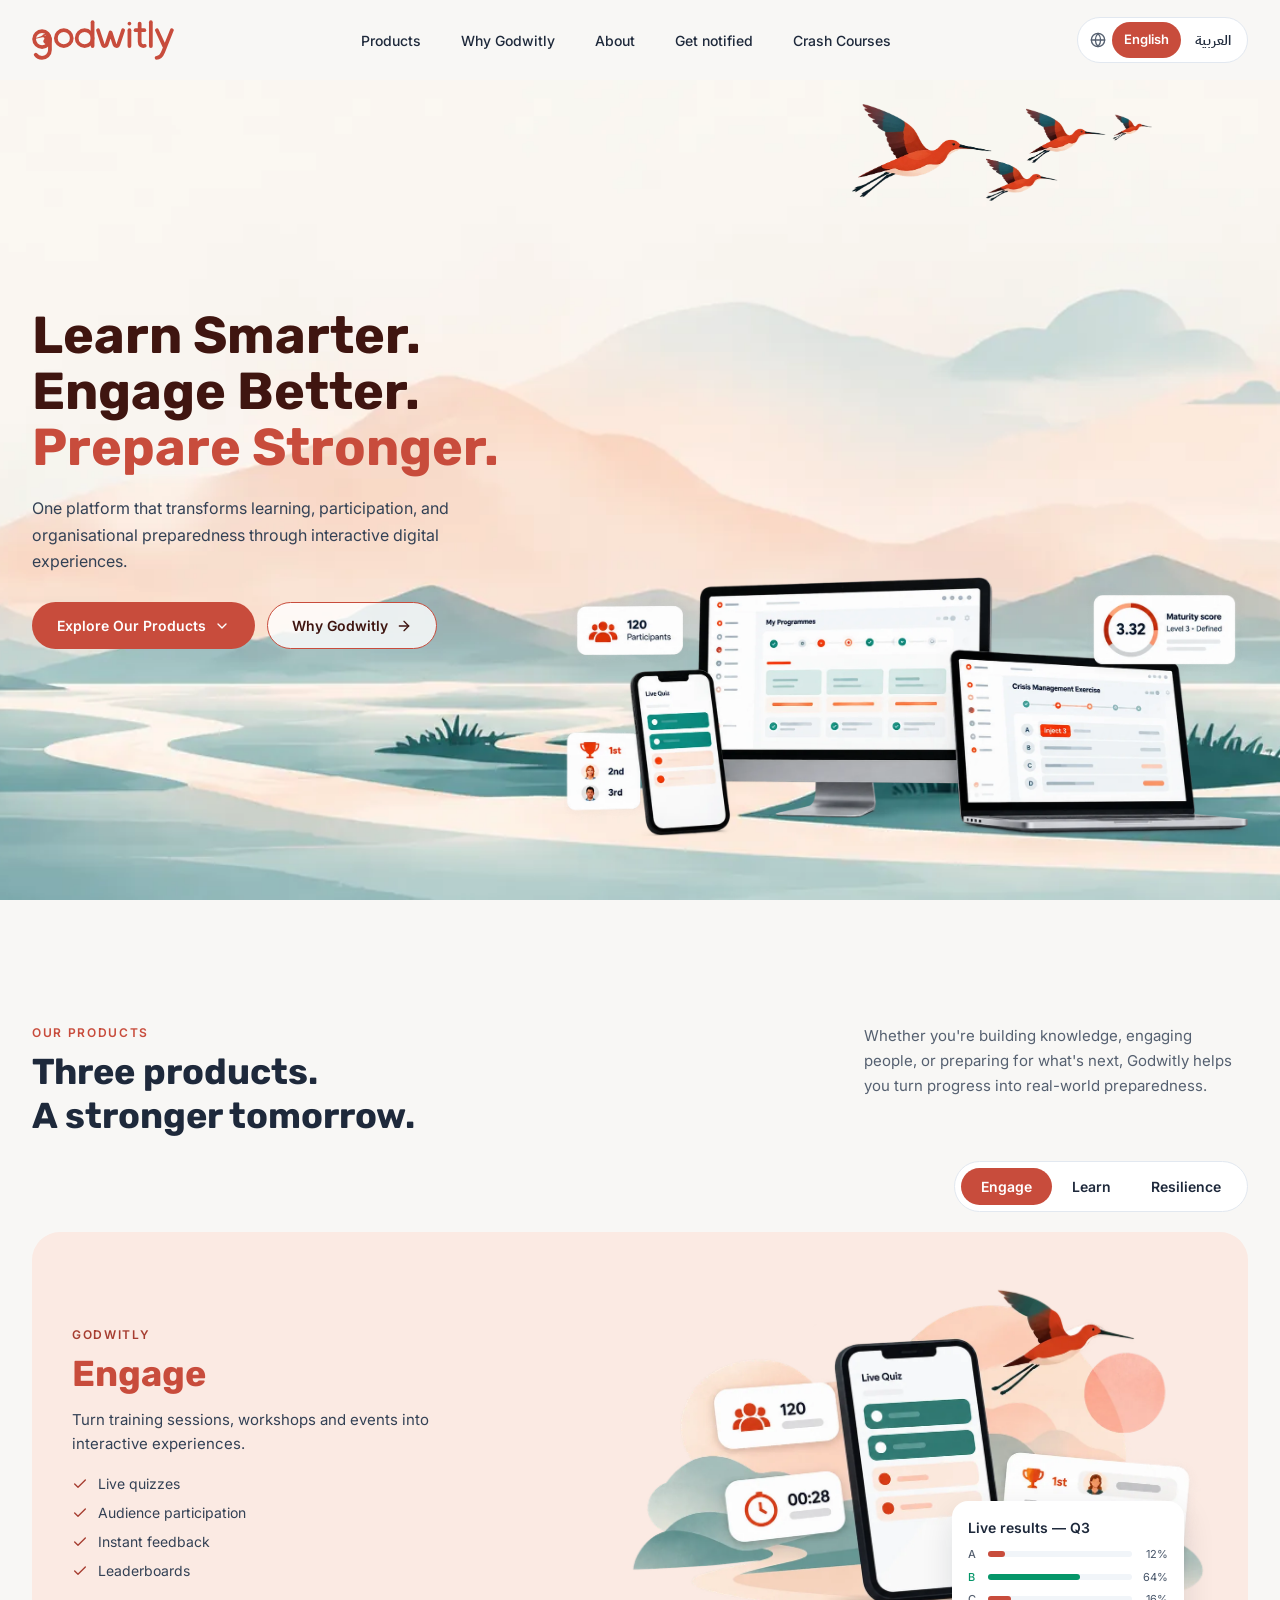
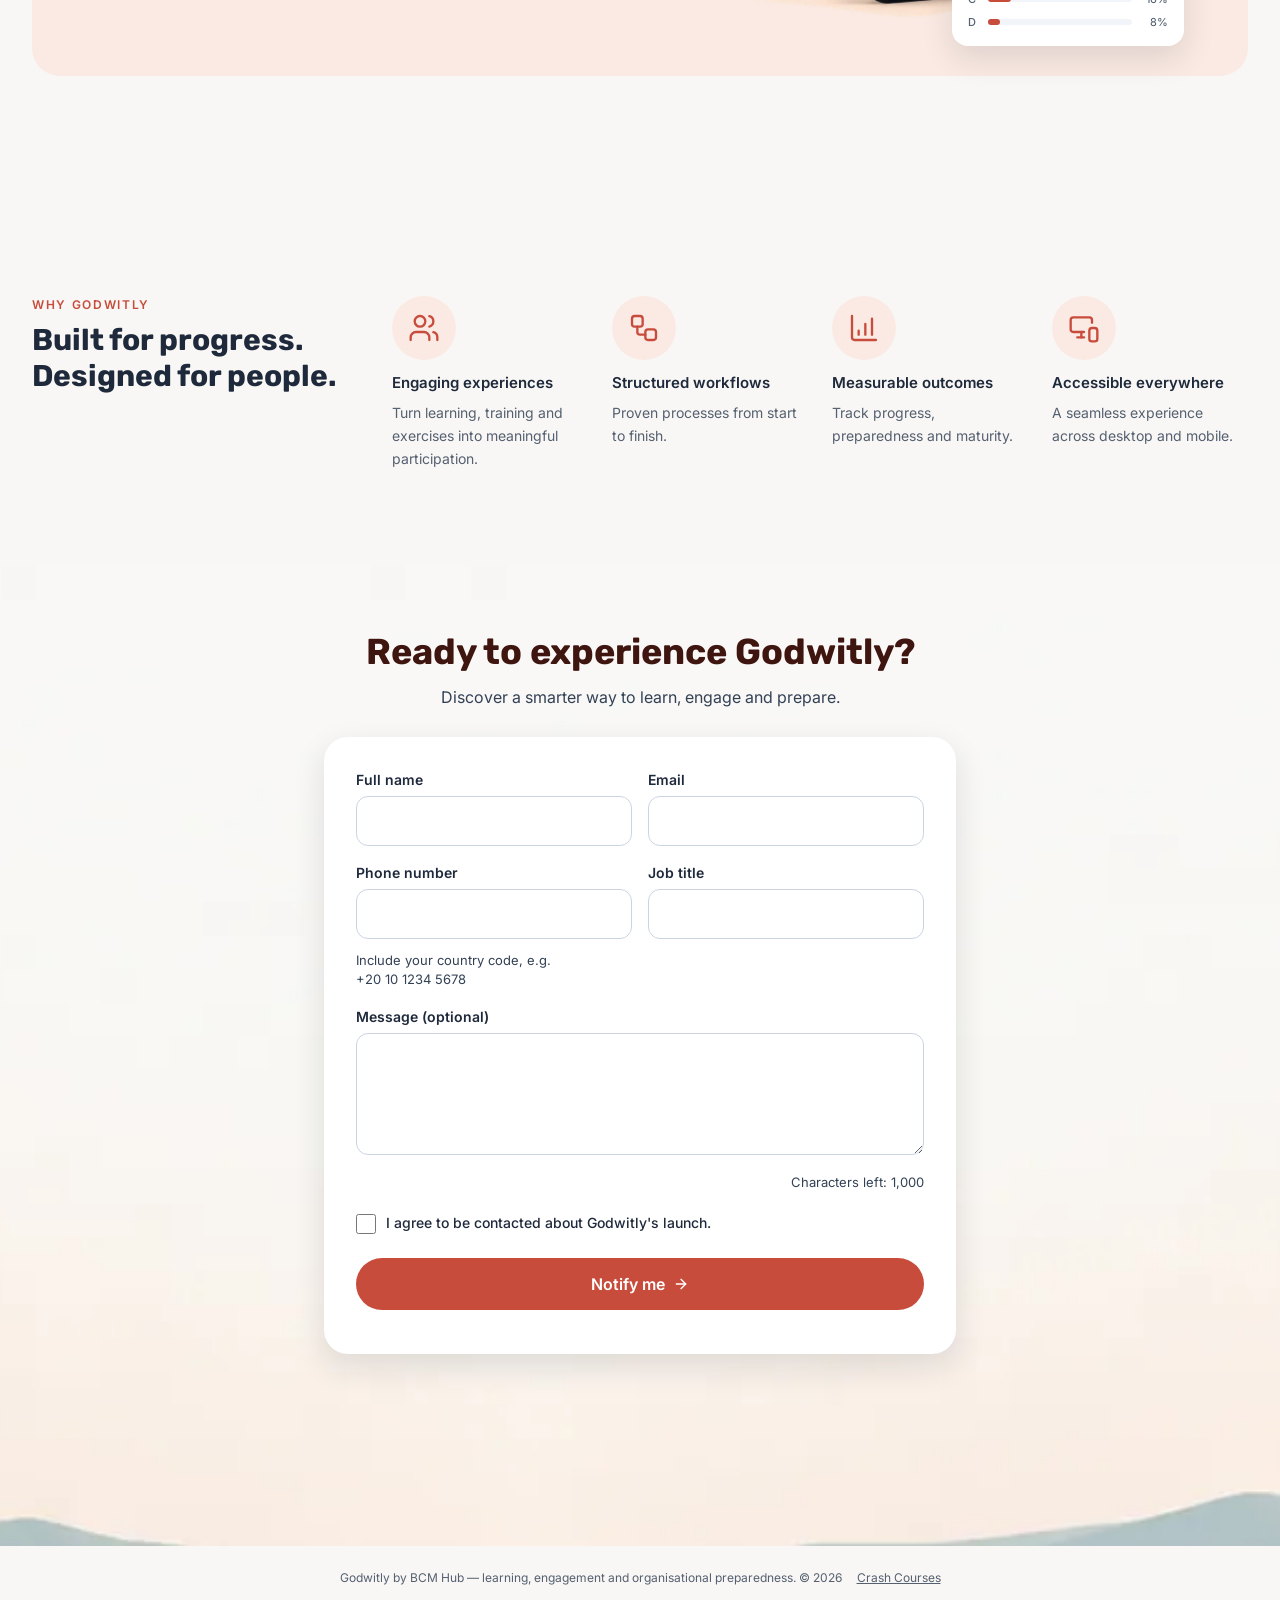
<file: index.html>
<!doctype html>
<!--
  Godwitly landing page (static recreation, English + Arabic).

  How this page is organised:
    1. Header      – logo, section links, language switcher, mobile menu button
    2. Hero        – big headline, intro text, two buttons, device picture
    3. Products    – three products (tabs on desktop, stacked cards on mobile)
    4. Why Godwitly– four benefits with icons
    5. Call to action band
    6. Footer      – the "About" text

  Text: every element with a data-i18n="..." attribute gets its text from
  js/translations.js. The English text written here is the default that shows
  if JavaScript is turned off. To change wording, edit js/translations.js.
-->
<html lang="en" dir="ltr">
  <head>
    <meta charset="utf-8" />
    <meta name="viewport" content="width=device-width, initial-scale=1" />
    <title data-i18n="meta.title">Godwitly — Learn, Engage, Prepare</title>
    <meta
      name="description"
      data-i18n-content="meta.description"
      content="One platform that transforms learning, participation, and organisational preparedness through interactive digital experiences."
    />
    <link rel="icon" href="assets/images/favicon.svg" type="image/svg+xml" />

    <!-- Fonts: Rubik + Inter for English, Cairo + IBM Plex Sans Arabic for Arabic -->
    <link rel="preconnect" href="https://fonts.googleapis.com" />
    <link rel="preconnect" href="https://fonts.gstatic.com" crossorigin />
    <link
      rel="stylesheet"
      href="https://fonts.googleapis.com/css2?family=Inter:wght@400;500;600;700&family=Rubik:wght@500;600;700&family=Cairo:wght@600;700;800&family=IBM+Plex+Sans+Arabic:wght@400;500;600;700&display=swap"
    />

    <link rel="stylesheet" href="css/styles.css" />
  </head>

  <body id="top">
    <!-- Icon library: each <symbol> is drawn later with <svg><use href="#icon-name"></use></svg> -->
    <svg class="icon-sprite" aria-hidden="true" focusable="false">
      <symbol id="icon-arrow-right" viewBox="0 0 24 24"><path d="M5 12h14" /><path d="m12 5 7 7-7 7" /></symbol>
      <symbol id="icon-chevron-down" viewBox="0 0 24 24"><path d="m6 9 6 6 6-6" /></symbol>
      <symbol id="icon-check" viewBox="0 0 24 24"><path d="M20 6 9 17l-5-5" /></symbol>
      <symbol id="icon-menu" viewBox="0 0 24 24"><path d="M4 6h16" /><path d="M4 12h16" /><path d="M4 18h16" /></symbol>
      <symbol id="icon-close" viewBox="0 0 24 24"><path d="M18 6 6 18" /><path d="m6 6 12 12" /></symbol>
      <symbol id="icon-globe" viewBox="0 0 24 24"><circle cx="12" cy="12" r="10" /><path d="M2 12h20" /><path d="M12 2a15.3 15.3 0 0 1 4 10 15.3 15.3 0 0 1-4 10 15.3 15.3 0 0 1-4-10 15.3 15.3 0 0 1 4-10z" /></symbol>
      <symbol id="icon-users" viewBox="0 0 24 24"><path d="M16 21v-2a4 4 0 0 0-4-4H6a4 4 0 0 0-4 4v2" /><circle cx="9" cy="7" r="4" /><path d="M22 21v-2a4 4 0 0 0-3-3.87" /><path d="M16 3.13a4 4 0 0 1 0 7.75" /></symbol>
      <symbol id="icon-workflow" viewBox="0 0 24 24"><rect width="8" height="8" x="3" y="3" rx="2" /><path d="M7 11v4a2 2 0 0 0 2 2h4" /><rect width="8" height="8" x="13" y="13" rx="2" /></symbol>
      <symbol id="icon-chart" viewBox="0 0 24 24"><path d="M3 3v16a2 2 0 0 0 2 2h16" /><path d="M8 17v-3" /><path d="M13 17V9" /><path d="M18 17V5" /></symbol>
      <symbol id="icon-devices" viewBox="0 0 24 24"><path d="M18 8V6a2 2 0 0 0-2-2H4a2 2 0 0 0-2 2v7a2 2 0 0 0 2 2h8" /><path d="M10 19v-4" /><path d="M7 19h5" /><rect width="6" height="10" x="16" y="12" rx="2" /></symbol>
    </svg>

    <a class="skip-link" href="#main" data-i18n="a11y.skip">Skip to main content</a>

    <!-- ===================== 1. HEADER ===================== -->
    <header class="site-header container">
      <a href="#top" class="logo-link" data-i18n-aria-label="a11y.home" aria-label="Godwitly home">
        <img src="assets/images/godwitly-wordmark.svg" alt="Godwitly" class="logo" width="140" height="40" />
      </a>

      <nav class="main-nav" data-i18n-aria-label="a11y.mainNav" aria-label="Main">
        <a href="#products" data-i18n="nav.products">Products</a>
        <a href="#why-godwitly" data-i18n="nav.why">Why Godwitly</a>
        <a href="#about" data-i18n="nav.about">About</a>
        <a href="#contact" data-i18n="nav.contact">Get notified</a>
        <a href="crash-course/index.html" data-i18n="nav.crashCourses">Crash Courses</a>
      </nav>

      <div class="header-actions">
        <!-- Language switcher: two buttons; the pressed one is the current language -->
        <div class="lang-switch" role="group" data-i18n-aria-label="a11y.language" aria-label="Choose language">
          <svg class="icon lang-switch__globe" aria-hidden="true"><use href="#icon-globe"></use></svg>
          <button type="button" class="lang-switch__btn" data-lang="en" lang="en" aria-pressed="true">English</button>
          <button type="button" class="lang-switch__btn" data-lang="ar" lang="ar" aria-pressed="false">العربية</button>
        </div>

        <button
          type="button"
          class="menu-button"
          aria-expanded="false"
          aria-controls="mobile-menu"
          data-i18n-aria-label="a11y.menuOpen"
          aria-label="Open menu"
        >
          <svg class="icon icon--lg menu-button__open" aria-hidden="true"><use href="#icon-menu"></use></svg>
          <svg class="icon icon--lg menu-button__close" aria-hidden="true"><use href="#icon-close"></use></svg>
        </button>
      </div>

      <!-- Mobile menu (hidden until the menu button is pressed) -->
      <div id="mobile-menu" class="mobile-menu" hidden>
        <nav data-i18n-aria-label="a11y.mainNav" aria-label="Main">
          <a href="#products" data-i18n="nav.products">Products</a>
          <a href="#why-godwitly" data-i18n="nav.why">Why Godwitly</a>
          <a href="#about" data-i18n="nav.about">About</a>
          <a href="#contact" data-i18n="nav.contact">Get notified</a>
          <a href="crash-course/index.html" data-i18n="nav.crashCourses">Crash Courses</a>
        </nav>
      </div>
    </header>

    <main id="main" tabindex="-1">
      <!-- ===================== 2. HERO ===================== -->
      <section class="hero" aria-labelledby="hero-heading">
        <img src="assets/images/hero-landscape.webp" alt="" class="hero__background" />
        <img src="assets/images/flock.webp" alt="" class="hero__flock" />

        <div class="container hero__grid">
          <div class="hero__text">
            <h1 id="hero-heading" class="hero__title">
              <span data-i18n="hero.line1">Learn Smarter.</span>
              <span data-i18n="hero.line2">Engage Better.</span>
              <span class="text-brand" data-i18n="hero.line3">Prepare Stronger.</span>
            </h1>
            <p class="hero__intro" data-i18n="hero.intro">
              One platform that transforms learning, participation, and organisational preparedness through
              interactive digital experiences.
            </p>
            <div class="button-row">
              <a href="#products" class="pill pill--primary">
                <span data-i18n="hero.explore">Explore Our Products</span>
                <svg class="icon" aria-hidden="true"><use href="#icon-chevron-down"></use></svg>
              </a>
              <a href="#why-godwitly" class="pill pill--outline">
                <span data-i18n="nav.why">Why Godwitly</span>
                <svg class="icon flip-in-rtl" aria-hidden="true"><use href="#icon-arrow-right"></use></svg>
              </a>
            </div>
          </div>

          <img
            src="assets/images/hero-devices.webp"
            class="hero__devices"
            data-i18n-alt="hero.devicesAlt"
            alt="Godwitly on desktop, laptop and phone: My Programmes, a live quiz, a crisis management exercise and the organisation's 3.32 maturity score"
            width="800"
            height="470"
          />
        </div>
      </section>

      <!-- ===================== 3. PRODUCTS ===================== -->
      <section id="products" class="section products" tabindex="-1" aria-labelledby="products-heading">
        <div class="container">
          <div class="section-head">
            <div>
              <p class="eyebrow" data-i18n="products.eyebrow">Our products</p>
              <h2 id="products-heading" class="section-title">
                <span data-i18n="products.title1">Three products.</span>
                <span data-i18n="products.title2">A stronger tomorrow.</span>
              </h2>
            </div>
            <p class="section-head__text" data-i18n="products.intro">
              Whether you're building knowledge, engaging people, or preparing for what's next, Godwitly helps you
              turn progress into real-world preparedness.
            </p>
          </div>

          <!-- Tabs (desktop only). On small screens all three cards are shown one under another. -->
          <div class="tabs-row">
            <div class="tabs" role="tablist" data-i18n-aria-label="products.tablist" aria-label="Godwitly products">
              <button type="button" class="tab" role="tab" id="tab-engage" aria-controls="panel-engage" aria-selected="true" data-i18n="engage.name">Engage</button>
              <button type="button" class="tab" role="tab" id="tab-learn" aria-controls="panel-learn" aria-selected="false" tabindex="-1" data-i18n="learn.name">Learn</button>
              <button type="button" class="tab" role="tab" id="tab-resilience" aria-controls="panel-resilience" aria-selected="false" tabindex="-1" data-i18n="resilience.name">Resilience</button>
            </div>
          </div>

          <div class="product-panels">
            <!-- Engage -->
            <article id="panel-engage" class="product product--engage" role="tabpanel" aria-labelledby="tab-engage">
              <div class="product__text">
                <p class="eyebrow product__eyebrow" data-i18n="products.from">Godwitly</p>
                <h3 class="product__name" data-i18n="engage.name">Engage</h3>
                <p class="product__blurb" data-i18n="engage.blurb">
                  Turn training sessions, workshops and events into interactive experiences.
                </p>
                <ul class="check-list">
                  <li><svg class="icon" aria-hidden="true"><use href="#icon-check"></use></svg><span data-i18n="engage.f1">Live quizzes</span></li>
                  <li><svg class="icon" aria-hidden="true"><use href="#icon-check"></use></svg><span data-i18n="engage.f2">Audience participation</span></li>
                  <li><svg class="icon" aria-hidden="true"><use href="#icon-check"></use></svg><span data-i18n="engage.f3">Instant feedback</span></li>
                  <li><svg class="icon" aria-hidden="true"><use href="#icon-check"></use></svg><span data-i18n="engage.f4">Leaderboards</span></li>
                </ul>
              </div>
              <div class="product__media">
                <img
                  src="assets/images/illus-engage.webp"
                  data-i18n-alt="engage.alt"
                  alt="A live quiz on a phone with participant count, countdown and podium cards"
                  width="580"
                  height="420"
                />
                <!-- Small "app" card drawn with HTML + CSS (decorative) -->
                <div class="ui-card ui-card--results" aria-hidden="true">
                  <p class="ui-card__title" data-i18n="cards.results">Live results — Q3</p>
                  <ul class="bars">
                    <li><span class="bars__label" data-i18n="cards.a">A</span><span class="bars__track"><span style="width: 12%"></span></span><span class="bars__pct">12%</span></li>
                    <li class="is-correct"><span class="bars__label" data-i18n="cards.b">B</span><span class="bars__track"><span style="width: 64%"></span></span><span class="bars__pct">64%</span></li>
                    <li><span class="bars__label" data-i18n="cards.c">C</span><span class="bars__track"><span style="width: 16%"></span></span><span class="bars__pct">16%</span></li>
                    <li><span class="bars__label" data-i18n="cards.d">D</span><span class="bars__track"><span style="width: 8%"></span></span><span class="bars__pct">8%</span></li>
                  </ul>
                </div>
              </div>
            </article>

            <!-- Learn -->
            <article id="panel-learn" class="product product--learn" role="tabpanel" aria-labelledby="tab-learn">
              <div class="product__text">
                <p class="eyebrow product__eyebrow" data-i18n="products.from">Godwitly</p>
                <h3 class="product__name" data-i18n="learn.name">Learn</h3>
                <p class="product__blurb" data-i18n="learn.blurb">
                  Support structured learning programmes with adaptive practice and assessment.
                </p>
                <ul class="check-list">
                  <li><svg class="icon" aria-hidden="true"><use href="#icon-check"></use></svg><span data-i18n="learn.f1">Structured programmes</span></li>
                  <li><svg class="icon" aria-hidden="true"><use href="#icon-check"></use></svg><span data-i18n="learn.f2">Baseline assessment</span></li>
                  <li><svg class="icon" aria-hidden="true"><use href="#icon-check"></use></svg><span data-i18n="learn.f3">Personalised practice</span></li>
                  <li><svg class="icon" aria-hidden="true"><use href="#icon-check"></use></svg><span data-i18n="learn.f4">Final exams</span></li>
                </ul>
              </div>
              <div class="product__media">
                <img
                  src="assets/images/illus-learn.webp"
                  data-i18n-alt="learn.alt"
                  alt="A learning programme on a desktop with a study plan at 75% on a phone"
                  width="580"
                  height="420"
                  loading="lazy"
                />
                <div class="ui-card ui-card--readiness" aria-hidden="true">
                  <div class="readiness">
                    <svg class="donut" viewBox="0 0 44 44">
                      <circle cx="22" cy="22" r="18" class="donut__track" />
                      <circle cx="22" cy="22" r="18" class="donut__fill" />
                    </svg>
                    <div>
                      <p class="ui-card__title" data-i18n="cards.readiness">Readiness</p>
                      <p class="ui-card__muted"><span data-i18n="cards.next">Next: 15-question practice</span><br /><span data-i18n="cards.domain">Domain 3</span></p>
                    </div>
                  </div>
                  <ul class="steps">
                    <li><span class="step step--done"><svg class="icon" aria-hidden="true"><use href="#icon-check"></use></svg></span><span data-i18n="cards.baseline">Baseline</span></li>
                    <li><span class="step step--current"></span><span data-i18n="cards.practice">Practice</span></li>
                    <li><span class="step"></span><span data-i18n="cards.final">Final exam</span></li>
                  </ul>
                </div>
              </div>
            </article>

            <!-- Resilience -->
            <article id="panel-resilience" class="product product--resilience" role="tabpanel" aria-labelledby="tab-resilience">
              <div class="product__text">
                <p class="eyebrow product__eyebrow" data-i18n="products.from">Godwitly</p>
                <h3 class="product__name" data-i18n="resilience.name">Resilience</h3>
                <p class="product__blurb" data-i18n="resilience.blurb">
                  Prepare teams for real-world disruptions through scenario-based tabletop exercises.
                </p>
                <ul class="check-list">
                  <li><svg class="icon" aria-hidden="true"><use href="#icon-check"></use></svg><span data-i18n="resilience.f1">Realistic scenarios</span></li>
                  <li><svg class="icon" aria-hidden="true"><use href="#icon-check"></use></svg><span data-i18n="resilience.f2">Team decision making</span></li>
                  <li><svg class="icon" aria-hidden="true"><use href="#icon-check"></use></svg><span data-i18n="resilience.f3">Maturity assessment</span></li>
                  <li><svg class="icon" aria-hidden="true"><use href="#icon-check"></use></svg><span data-i18n="resilience.f4">Reporting and insights</span></li>
                </ul>
              </div>
              <div class="product__media">
                <img
                  src="assets/images/illus-resilience.webp"
                  data-i18n-alt="resilience.alt"
                  alt="A crisis management exercise on a laptop, an inject on a phone, and the organisation's 3.32 maturity score"
                  width="580"
                  height="420"
                  loading="lazy"
                />
                <div class="ui-card ui-card--team" aria-hidden="true">
                  <div class="team">
                    <span class="team__avatar" data-i18n="cards.initials">CM</span>
                    <div>
                      <p class="ui-card__title" data-i18n="cards.team">Crisis Management Team</p>
                      <p class="ui-card__muted" data-i18n="cards.lead">Lead: Amina Haddad</p>
                    </div>
                  </div>
                  <p class="submitted">
                    <svg class="icon" aria-hidden="true"><use href="#icon-check"></use></svg>
                    <span data-i18n="cards.submitted">Answer submitted</span>
                  </p>
                </div>
              </div>
            </article>
          </div>
        </div>
      </section>

      <!-- ===================== 4. WHY GODWITLY ===================== -->
      <section id="why-godwitly" class="section why" tabindex="-1" aria-labelledby="why-heading">
        <div class="container why__grid">
          <div>
            <p class="eyebrow" data-i18n="why.eyebrow">Why Godwitly</p>
            <h2 id="why-heading" class="section-title">
              <span data-i18n="why.title1">Built for progress.</span>
              <span data-i18n="why.title2">Designed for people.</span>
            </h2>
          </div>
          <ul class="benefits">
            <li>
              <span class="benefit__icon"><svg class="icon" aria-hidden="true"><use href="#icon-users"></use></svg></span>
              <h3 data-i18n="why.b1title">Engaging experiences</h3>
              <p data-i18n="why.b1text">Turn learning, training and exercises into meaningful participation.</p>
            </li>
            <li>
              <span class="benefit__icon"><svg class="icon" aria-hidden="true"><use href="#icon-workflow"></use></svg></span>
              <h3 data-i18n="why.b2title">Structured workflows</h3>
              <p data-i18n="why.b2text">Proven processes from start to finish.</p>
            </li>
            <li>
              <span class="benefit__icon"><svg class="icon" aria-hidden="true"><use href="#icon-chart"></use></svg></span>
              <h3 data-i18n="why.b3title">Measurable outcomes</h3>
              <p data-i18n="why.b3text">Track progress, preparedness and maturity.</p>
            </li>
            <li>
              <span class="benefit__icon"><svg class="icon" aria-hidden="true"><use href="#icon-devices"></use></svg></span>
              <h3 data-i18n="why.b4title">Accessible everywhere</h3>
              <p data-i18n="why.b4text">A seamless experience across desktop and mobile.</p>
            </li>
          </ul>
        </div>
      </section>

      <!-- ===================== 5. CONTACT / GET NOTIFIED ===================== -->
      <!-- The form sends its answers to Supabase (see js/form.js and js/config.js). -->
      <section id="contact" class="cta" tabindex="-1" aria-labelledby="cta-heading">
        <img src="assets/images/cta-landscape.webp" alt="" class="cta__background" loading="lazy" />
        <div class="cta__content">
          <h2 id="cta-heading" class="cta__title" data-i18n="cta.title">Ready to experience Godwitly?</h2>
          <p data-i18n="cta.text">Discover a smarter way to learn, engage and prepare.</p>

          <form id="notify-form" class="notify-form" novalidate data-i18n-aria-label="form.label" aria-label="Get notified when Godwitly launches">
            <div class="form-grid">
              <div class="field">
                <label for="f-name" data-i18n="form.name">Full name</label>
                <input id="f-name" name="full_name" type="text" autocomplete="name" required aria-describedby="f-name-error" />
                <p class="field__error" id="f-name-error" hidden></p>
              </div>
              <div class="field">
                <label for="f-email" data-i18n="form.email">Email</label>
                <input id="f-email" name="email" type="email" dir="ltr" autocomplete="email" maxlength="254" required aria-describedby="f-email-error" />
                <p class="field__error" id="f-email-error" hidden></p>
              </div>
              <div class="field">
                <label for="f-phone" data-i18n="form.phone">Phone number</label>
                <input id="f-phone" name="phone" type="tel" dir="ltr" autocomplete="tel" maxlength="20" required aria-describedby="f-phone-hint f-phone-error" />
                <p class="field__hint" id="f-phone-hint"><span data-i18n="form.phoneHint">Include your country code, e.g.</span> <span class="keep-together" dir="ltr">+20 10 1234 5678</span></p>
                <p class="field__error" id="f-phone-error" hidden></p>
              </div>
              <div class="field">
                <label for="f-job" data-i18n="form.jobTitle">Job title</label>
                <input id="f-job" name="job_title" type="text" autocomplete="organization-title" required aria-describedby="f-job-error" />
                <p class="field__error" id="f-job-error" hidden></p>
              </div>
              <div class="field field--full">
                <label for="f-message" data-i18n="form.message">Message (optional)</label>
                <textarea id="f-message" name="message" rows="4" aria-describedby="f-message-count f-message-error"></textarea>
                <p class="field__hint field__count" id="f-message-count">Characters left: 1,000</p>
                <!-- Announces only going over the limit and coming back under, not every keystroke -->
                <p class="visually-hidden" id="f-message-alert" aria-live="polite"></p>
                <p class="field__error" id="f-message-error" hidden></p>
              </div>
            </div>

            <!-- Honeypot: hidden from people, but simple spam bots fill it in -->
            <div class="form-honeypot" aria-hidden="true">
              <label for="f-website">Website</label>
              <input id="f-website" name="website" type="text" tabindex="-1" autocomplete="off" />
            </div>

            <div class="field field--check">
              <input id="f-consent" name="consent" type="checkbox" required aria-describedby="f-consent-error" />
              <label for="f-consent" data-i18n="form.consent">I agree to be contacted about Godwitly's launch.</label>
            </div>
            <p class="field__error field__error--check" id="f-consent-error" hidden></p>

            <button type="submit" class="pill pill--primary pill--large form-submit">
              <span class="form-submit__label" data-i18n="form.submit">Notify me</span>
              <svg class="icon flip-in-rtl" aria-hidden="true"><use href="#icon-arrow-right"></use></svg>
            </button>

            <!-- Messages for "sending", "check the fields" and "something went wrong" -->
            <div class="form-status" role="status" aria-live="polite">
              <p class="form-status__text"></p>
              <button type="button" class="pill pill--outline form-retry" hidden data-i18n="form.retry">Try again</button>
            </div>
          </form>

          <!-- Shown instead of the form after a successful sign-up -->
          <div class="form-success" tabindex="-1" hidden>
            <span class="form-success__icon"><svg class="icon" aria-hidden="true"><use href="#icon-check"></use></svg></span>
            <h3 data-i18n="form.successTitle">Thank you! You're on the list.</h3>
            <p data-i18n="form.successText">We'll let you know as soon as Godwitly is live.</p>
          </div>
        </div>
      </section>
    </main>

    <!-- ===================== 6. FOOTER ===================== -->
    <footer id="about" class="site-footer" tabindex="-1">
      <p class="container">
        <span data-i18n="footer.text">Godwitly by BCM Hub — learning, engagement and organisational preparedness.</span>
        <span dir="ltr">© <span id="year">2026</span></span>
        <a href="crash-course/index.html" class="site-footer__link" data-i18n="nav.crashCourses">Crash Courses</a>
      </p>
    </footer>

    <!-- translations.js must load first: script.js reads the TRANSLATIONS object it defines -->
    <script src="js/translations.js"></script>
    <script src="js/script.js"></script>
    <!-- The contact form: config.js holds the Supabase address, message-length.js the Message
         length rule, form.js does the sending -->
    <script src="js/config.js"></script>
    <script src="js/message-length.js"></script>
    <script src="js/form.js"></script>
  </body>
</html>
</file>
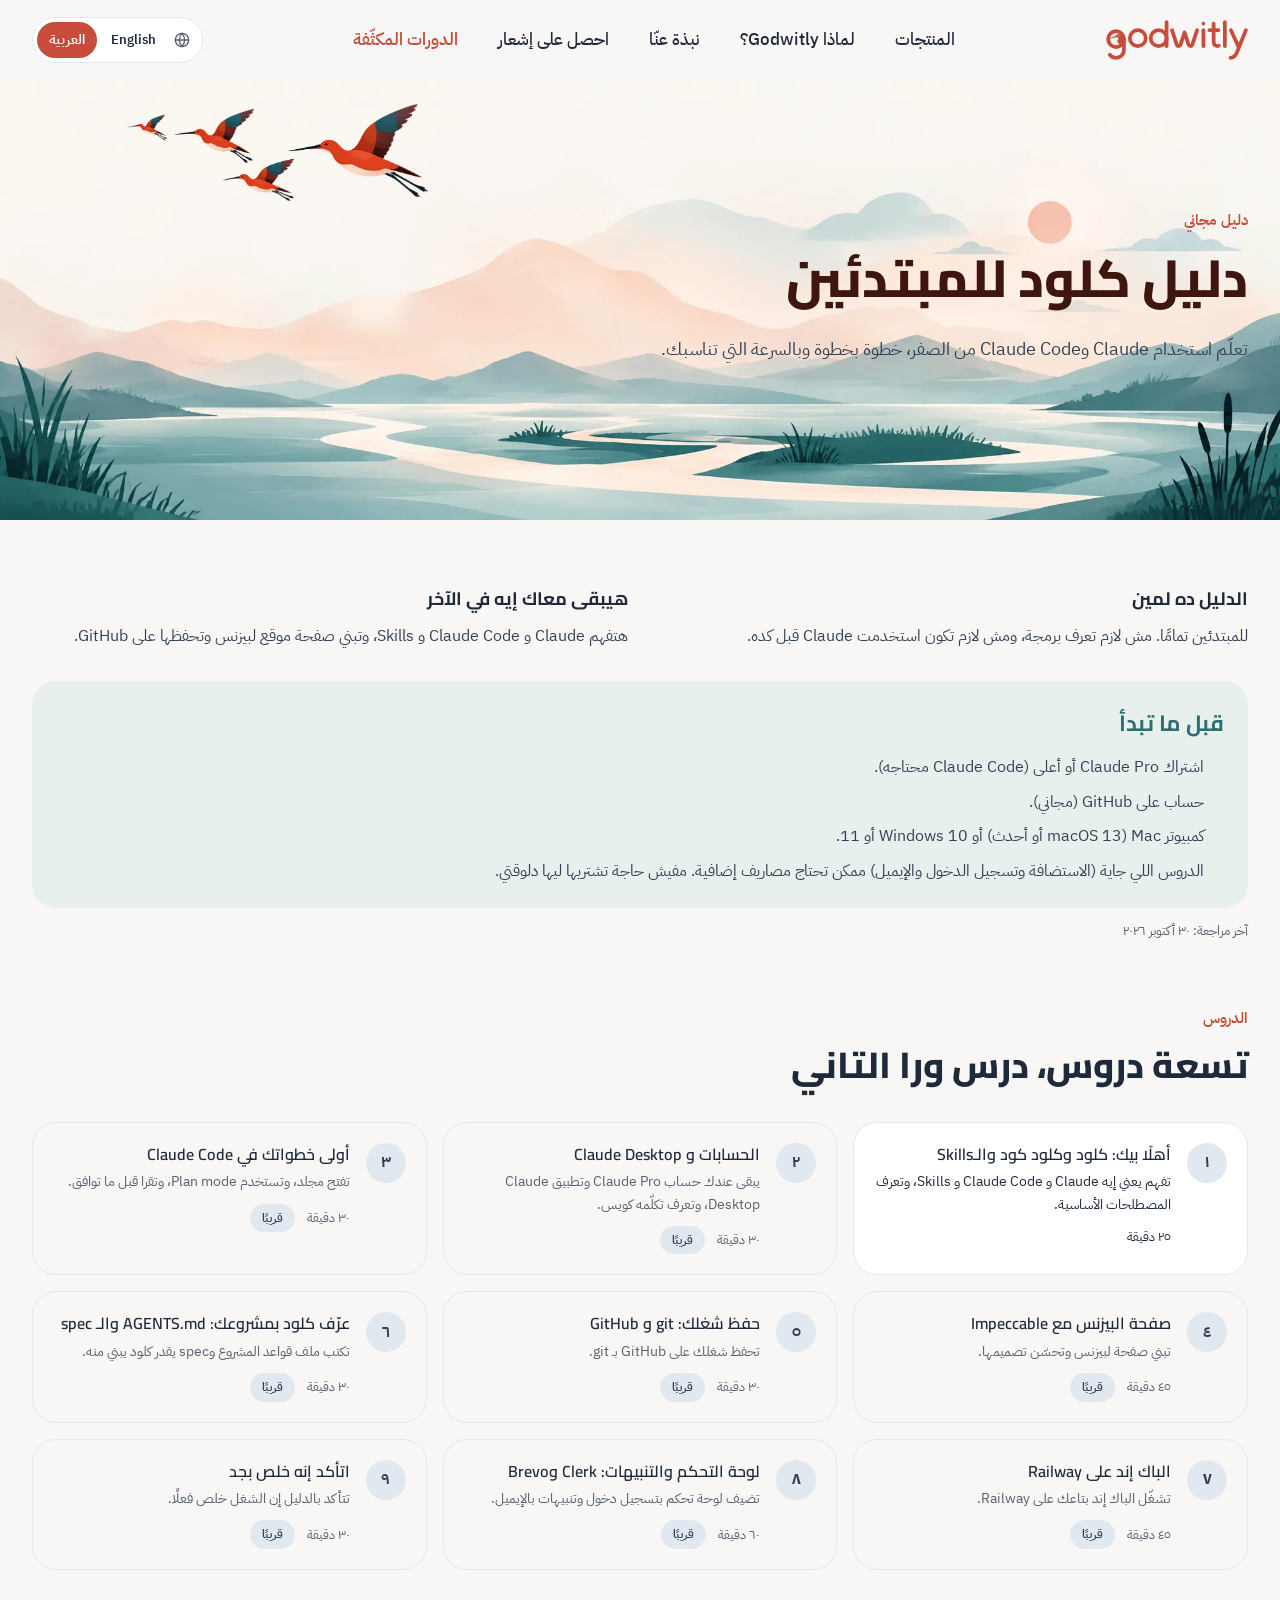
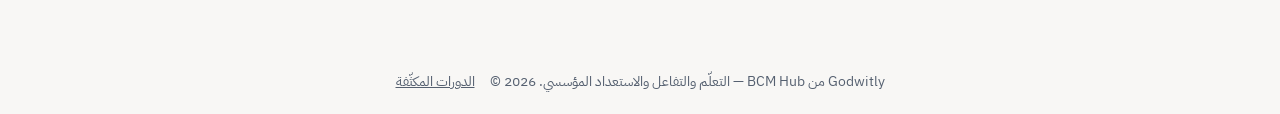
<file: crash-course/index.html>
<!doctype html>
<!--
  Crash course hub: the front page of the Claude Crash Course for Beginners (spec #36).

  Text: every element with a data-i18n="..." attribute gets its text from
  ../js/translations.js, like the landing page. The English text written here
  is the default that shows if JavaScript is turned off. The page opens in
  Arabic unless the address says ?lang=en or the visitor chose English on a
  course page before (js/course-language.js).

  Course pages do not load js/script.js: it saves the landing page's language
  on every visit. They load js/course.js instead.
-->
<html lang="en" dir="ltr">
  <head>
    <meta charset="utf-8" />
    <meta name="viewport" content="width=device-width, initial-scale=1" />
    <title data-i18n="course.metaTitle">Claude Crash Course for Beginners — Godwitly</title>
    <meta
      name="description"
      data-i18n-content="course.metaDescription"
      content="A free, self-paced guide that teaches complete beginners to use Claude and Claude Code, step by step. The Lessons are in Arabic."
    />
    <link rel="icon" href="../assets/images/favicon.svg" type="image/svg+xml" />

    <!-- Fonts: the same as the landing page -->
    <link rel="preconnect" href="https://fonts.googleapis.com" />
    <link rel="preconnect" href="https://fonts.gstatic.com" crossorigin />
    <link
      rel="stylesheet"
      href="https://fonts.googleapis.com/css2?family=Inter:wght@400;500;600;700&family=Rubik:wght@500;600;700&family=Cairo:wght@600;700;800&family=IBM+Plex+Sans+Arabic:wght@400;500;600;700&display=swap"
    />

    <link rel="stylesheet" href="../css/styles.css" />
    <link rel="stylesheet" href="../css/course.css" />
  </head>

  <body id="top">
    <svg class="icon-sprite" aria-hidden="true" focusable="false">
      <symbol id="icon-menu" viewBox="0 0 24 24"><path d="M4 6h16" /><path d="M4 12h16" /><path d="M4 18h16" /></symbol>
      <symbol id="icon-close" viewBox="0 0 24 24"><path d="M18 6 6 18" /><path d="m6 6 12 12" /></symbol>
      <symbol id="icon-globe" viewBox="0 0 24 24"><circle cx="12" cy="12" r="10" /><path d="M2 12h20" /><path d="M12 2a15.3 15.3 0 0 1 4 10 15.3 15.3 0 0 1-4 10 15.3 15.3 0 0 1-4-10 15.3 15.3 0 0 1 4-10z" /></symbol>
    </svg>

    <a class="skip-link" href="#main" data-i18n="a11y.skip">Skip to main content</a>

    <!-- ===================== HEADER ===================== -->
    <header class="site-header container">
      <a href="../index.html" class="logo-link" data-i18n-aria-label="a11y.home" aria-label="Godwitly home">
        <img src="../assets/images/godwitly-wordmark.svg" alt="Godwitly" class="logo" width="140" height="40" />
      </a>

      <nav class="main-nav" data-i18n-aria-label="a11y.mainNav" aria-label="Main">
        <a href="../index.html#products" data-i18n="nav.products">Products</a>
        <a href="../index.html#why-godwitly" data-i18n="nav.why">Why Godwitly</a>
        <a href="../index.html#about" data-i18n="nav.about">About</a>
        <a href="../index.html#contact" data-i18n="nav.contact">Get notified</a>
        <a href="index.html" data-course-link aria-current="page" class="is-current" data-i18n="nav.crashCourses">Crash Courses</a>
      </nav>

      <div class="header-actions">
        <!-- Signed-in account, like the header of Google or Facebook: the name and Sign out (spec #56).
             Hidden until js/account-bar.js shows it. Wide screens only; narrow screens use the menu. -->
        <div class="header-account" role="group" data-account-signed-in hidden data-i18n-aria-label="account.label" aria-label="Godwitly account">
          <span class="header-account__name"><bdi data-account-name></bdi></span>
          <button type="button" class="pill pill--outline pill--small" data-account-action="sign-out" data-i18n="account.signOut">Sign out</button>
        </div>
        <div class="lang-switch" role="group" data-i18n-aria-label="a11y.language" aria-label="Choose language">
          <svg class="icon lang-switch__globe" aria-hidden="true"><use href="#icon-globe"></use></svg>
          <button type="button" class="lang-switch__btn" data-lang="en" lang="en" aria-pressed="true">English</button>
          <button type="button" class="lang-switch__btn" data-lang="ar" lang="ar" aria-pressed="false">العربية</button>
        </div>

        <button
          type="button"
          class="menu-button"
          aria-expanded="false"
          aria-controls="mobile-menu"
          data-i18n-aria-label="a11y.menuOpen"
          aria-label="Open menu"
        >
          <svg class="icon icon--lg menu-button__open" aria-hidden="true"><use href="#icon-menu"></use></svg>
          <svg class="icon icon--lg menu-button__close" aria-hidden="true"><use href="#icon-close"></use></svg>
        </button>
      </div>

      <div id="mobile-menu" class="mobile-menu" hidden>
        <nav data-i18n-aria-label="a11y.mainNav" aria-label="Main">
          <a href="../index.html#products" data-i18n="nav.products">Products</a>
          <a href="../index.html#why-godwitly" data-i18n="nav.why">Why Godwitly</a>
          <a href="../index.html#about" data-i18n="nav.about">About</a>
          <a href="../index.html#contact" data-i18n="nav.contact">Get notified</a>
          <a href="index.html" data-course-link aria-current="page" class="is-current" data-i18n="nav.crashCourses">Crash Courses</a>
        </nav>
        <div class="mobile-menu__account" role="group" data-account-signed-in hidden data-i18n-aria-label="account.label" aria-label="Godwitly account">
          <p class="account-bar__who">
            <span data-i18n="account.signedInAs">Signed in as</span>
            <bdi class="account-bar__name" data-account-name></bdi>
          </p>
          <button type="button" class="pill pill--outline pill--small" data-account-action="sign-out" data-i18n="account.signOut">Sign out</button>
        </div>
      </div>
    </header>

    <!-- One persistent polite live region for account messages, outside the bar so hiding the bar never hides it. -->
    <p class="visually-hidden" role="status" aria-live="polite" data-account-live></p>

    <main id="main" tabindex="-1">
      <!-- ===================== HERO ===================== -->
      <section class="course-hero" aria-labelledby="course-title">
        <img src="../assets/images/hero-landscape.webp" alt="" class="hero__background" />
        <img src="../assets/images/flock.webp" alt="" class="hero__flock" />

        <div class="container course-hero__content">
          <p class="eyebrow" data-i18n="course.eyebrow">Free guide</p>
          <h1 id="course-title" class="hero__title course-hero__title" data-i18n="course.title">
            Claude Crash Course for Beginners
          </h1>
          <p class="hero__intro" data-i18n="course.summary">
            A free, self-paced guide that teaches complete beginners to use Claude and Claude Code, step by step.
          </p>
          <div class="course-hero__actions">
            <!-- Godwitly account (spec #56): hidden until js/course.js shows it, so a visitor without
                 JavaScript never sees a button that does nothing. Shown to English and Arabic visitors. -->
            <!-- No role/aria-label here: this wrapper is display: contents, which can drop a group role. Its button and notice carry their own text. -->
            <div class="account-bar account-bar--hero" data-account hidden>
              <div class="account-bar__row" data-account-out hidden>
                <button type="button" class="pill pill--primary account-bar__button" data-account-action="sign-in" data-i18n="account.signIn">Sign in with Google</button>
                <p class="account-bar__notice">
                  <span data-i18n="account.notice">Signing in creates a Godwitly account.</span>
                  <a href="privacy/index.html" data-course-link data-i18n="account.noticeLink">What we keep</a>
                </p>
              </div>
              <p class="account-bar__note" data-account-note hidden></p>
            </div>
            <!-- English visitors only: the Lessons are in Arabic (ADR-0008) -->
            <a href="index.html?lang=ar" hreflang="ar" class="pill pill--soft course-en-only" data-i18n="course.openArabic">Open the guide in Arabic</a>
          </div>
        </div>
      </section>

      <!-- ===================== WHO IT'S FOR + COSTS ===================== -->
      <section class="section course-intro" aria-labelledby="before-title">
        <div class="container">
          <div class="course-facts">
            <div>
              <h2 class="course-facts__title" data-i18n="course.who.title">Who it's for</h2>
              <p data-i18n="course.who.body">Complete beginners.</p>
            </div>
            <div>
              <h2 class="course-facts__title" data-i18n="course.outcome.title">What you'll have at the end</h2>
              <p data-i18n="course.outcome.body">You understand Claude and have built a one-page website.</p>
            </div>
          </div>

          <div class="costs-box">
            <h2 id="before-title" class="costs-box__title" data-i18n="course.before.title">Before you start</h2>
            <ul class="costs-box__list">
              <li data-i18n="course.before.claude">A Claude Pro plan or higher (Claude Code needs it).</li>
              <li data-i18n="course.before.github">A GitHub account (free).</li>
              <li data-i18n="course.before.device">A Mac (macOS 13 or later) or a Windows 10 or 11 computer.</li>
              <li data-i18n="course.before.later">Later Lessons (hosting, sign-in and email) may cost extra. There is nothing to buy for them now.</li>
            </ul>
          </div>
          <p class="course-checked">
            <span data-i18n="course.checkedLabel">Last checked:</span>
            <time datetime="2026-10-30" data-i18n="course.checkedDate">30 October 2026</time>
          </p>
        </div>
      </section>

      <!-- ===================== THE NINE LESSONS ===================== -->
      <section class="section course-lessons" aria-labelledby="lessons-title">
        <div class="container">
          <p class="eyebrow" data-i18n="course.lessons.eyebrow">Lessons</p>
          <h2 id="lessons-title" class="section-title" data-i18n="course.lessons.title">Nine Lessons, one after the other</h2>
          <!-- A Lesson is "Coming soon" until its own ticket adds the page; courses/claude-beginners.js lists the agreed Lessons and their checklist items -->
          <ol class="lesson-list" data-i18n-aria-label="course.lessons.label" aria-label="The nine Lessons">
            <!-- data-checklist-items: the identifiers of the Lesson's checklist (data-item). tests/checks.js compares them with the Lesson page -->
            <li class="lesson-card lesson-card--open" data-lesson="1" data-checklist-items="explain-claude-help chat-vs-code plan-mode skill-example">
              <a class="lesson-card__link" href="lesson-1/index.html" data-course-link>
                <span class="lesson-card__number" data-i18n="course.lesson1.number">1</span>
                <div class="lesson-card__body">
                  <h3 class="lesson-card__title" data-i18n="course.lesson1.title">Lesson 1</h3>
                  <p class="lesson-card__outcome" data-i18n="course.lesson1.outcome">Outcome</p>
                  <p class="lesson-card__meta">
                    <span class="lesson-card__time" data-i18n="course.lesson1.time">Time</span>
                    <!-- Shown by js/course.js when every item of the Lesson's checklist is ticked -->
                    <span class="course-badge course-badge--done" data-complete-mark hidden data-i18n="course.done">Done</span>
                  </p>
                </div>
              </a>
            </li>
            <li class="lesson-card lesson-card--soon" data-lesson="2">
              <span class="lesson-card__number" data-i18n="course.lesson2.number">2</span>
              <div class="lesson-card__body">
                <h3 class="lesson-card__title" data-i18n="course.lesson2.title">Lesson 2</h3>
                <p class="lesson-card__outcome" data-i18n="course.lesson2.outcome">Outcome</p>
                <p class="lesson-card__meta">
                  <span class="lesson-card__time" data-i18n="course.lesson2.time">Time</span>
                  <span class="course-badge course-badge--soon" data-i18n="course.soon">Coming soon</span>
                </p>
              </div>
            </li>
            <li class="lesson-card lesson-card--soon" data-lesson="3">
              <span class="lesson-card__number" data-i18n="course.lesson3.number">3</span>
              <div class="lesson-card__body">
                <h3 class="lesson-card__title" data-i18n="course.lesson3.title">Lesson 3</h3>
                <p class="lesson-card__outcome" data-i18n="course.lesson3.outcome">Outcome</p>
                <p class="lesson-card__meta">
                  <span class="lesson-card__time" data-i18n="course.lesson3.time">Time</span>
                  <span class="course-badge course-badge--soon" data-i18n="course.soon">Coming soon</span>
                </p>
              </div>
            </li>
            <li class="lesson-card lesson-card--soon" data-lesson="4">
              <span class="lesson-card__number" data-i18n="course.lesson4.number">4</span>
              <div class="lesson-card__body">
                <h3 class="lesson-card__title" data-i18n="course.lesson4.title">Lesson 4</h3>
                <p class="lesson-card__outcome" data-i18n="course.lesson4.outcome">Outcome</p>
                <p class="lesson-card__meta">
                  <span class="lesson-card__time" data-i18n="course.lesson4.time">Time</span>
                  <span class="course-badge course-badge--soon" data-i18n="course.soon">Coming soon</span>
                </p>
              </div>
            </li>
            <li class="lesson-card lesson-card--soon" data-lesson="5">
              <span class="lesson-card__number" data-i18n="course.lesson5.number">5</span>
              <div class="lesson-card__body">
                <h3 class="lesson-card__title" data-i18n="course.lesson5.title">Lesson 5</h3>
                <p class="lesson-card__outcome" data-i18n="course.lesson5.outcome">Outcome</p>
                <p class="lesson-card__meta">
                  <span class="lesson-card__time" data-i18n="course.lesson5.time">Time</span>
                  <span class="course-badge course-badge--soon" data-i18n="course.soon">Coming soon</span>
                </p>
              </div>
            </li>
            <li class="lesson-card lesson-card--soon" data-lesson="6">
              <span class="lesson-card__number" data-i18n="course.lesson6.number">6</span>
              <div class="lesson-card__body">
                <h3 class="lesson-card__title" data-i18n="course.lesson6.title">Lesson 6</h3>
                <p class="lesson-card__outcome" data-i18n="course.lesson6.outcome">Outcome</p>
                <p class="lesson-card__meta">
                  <span class="lesson-card__time" data-i18n="course.lesson6.time">Time</span>
                  <span class="course-badge course-badge--soon" data-i18n="course.soon">Coming soon</span>
                </p>
              </div>
            </li>
            <li class="lesson-card lesson-card--soon" data-lesson="7">
              <span class="lesson-card__number" data-i18n="course.lesson7.number">7</span>
              <div class="lesson-card__body">
                <h3 class="lesson-card__title" data-i18n="course.lesson7.title">Lesson 7</h3>
                <p class="lesson-card__outcome" data-i18n="course.lesson7.outcome">Outcome</p>
                <p class="lesson-card__meta">
                  <span class="lesson-card__time" data-i18n="course.lesson7.time">Time</span>
                  <span class="course-badge course-badge--soon" data-i18n="course.soon">Coming soon</span>
                </p>
              </div>
            </li>
            <li class="lesson-card lesson-card--soon" data-lesson="8">
              <span class="lesson-card__number" data-i18n="course.lesson8.number">8</span>
              <div class="lesson-card__body">
                <h3 class="lesson-card__title" data-i18n="course.lesson8.title">Lesson 8</h3>
                <p class="lesson-card__outcome" data-i18n="course.lesson8.outcome">Outcome</p>
                <p class="lesson-card__meta">
                  <span class="lesson-card__time" data-i18n="course.lesson8.time">Time</span>
                  <span class="course-badge course-badge--soon" data-i18n="course.soon">Coming soon</span>
                </p>
              </div>
            </li>
            <li class="lesson-card lesson-card--soon" data-lesson="9">
              <span class="lesson-card__number" data-i18n="course.lesson9.number">9</span>
              <div class="lesson-card__body">
                <h3 class="lesson-card__title" data-i18n="course.lesson9.title">Lesson 9</h3>
                <p class="lesson-card__outcome" data-i18n="course.lesson9.outcome">Outcome</p>
                <p class="lesson-card__meta">
                  <span class="lesson-card__time" data-i18n="course.lesson9.time">Time</span>
                  <span class="course-badge course-badge--soon" data-i18n="course.soon">Coming soon</span>
                </p>
              </div>
            </li>
          </ol>
        </div>
      </section>
    </main>

    <!-- ===================== FOOTER ===================== -->
    <footer class="site-footer">
      <p class="container">
        <span data-i18n="footer.text">Godwitly by BCM Hub — learning, engagement and organisational preparedness.</span>
        <span dir="ltr">© <span id="year">2026</span></span>
        <a href="index.html" data-course-link aria-current="page" class="site-footer__link" data-i18n="nav.crashCourses">Crash Courses</a>
        <!-- Shown only where accounts are enabled (js/account-bar.js): the privacy page is not deployed to production yet. -->
        <a href="privacy/index.html" data-course-link data-account-only hidden class="site-footer__link" data-i18n="footer.privacy">Privacy</a>
      </p>
    </footer>

    <!-- translations.js must load first, then the language rule, then the progress rule, then the page script -->
    <script src="../js/translations.js"></script>
    <script src="../js/course-language.js"></script>
    <script src="../js/course-progress.js"></script>
    <script src="../js/accounts-hosts.js"></script>
    <script src="../js/course.js"></script>
  </body>
</html>
</file>
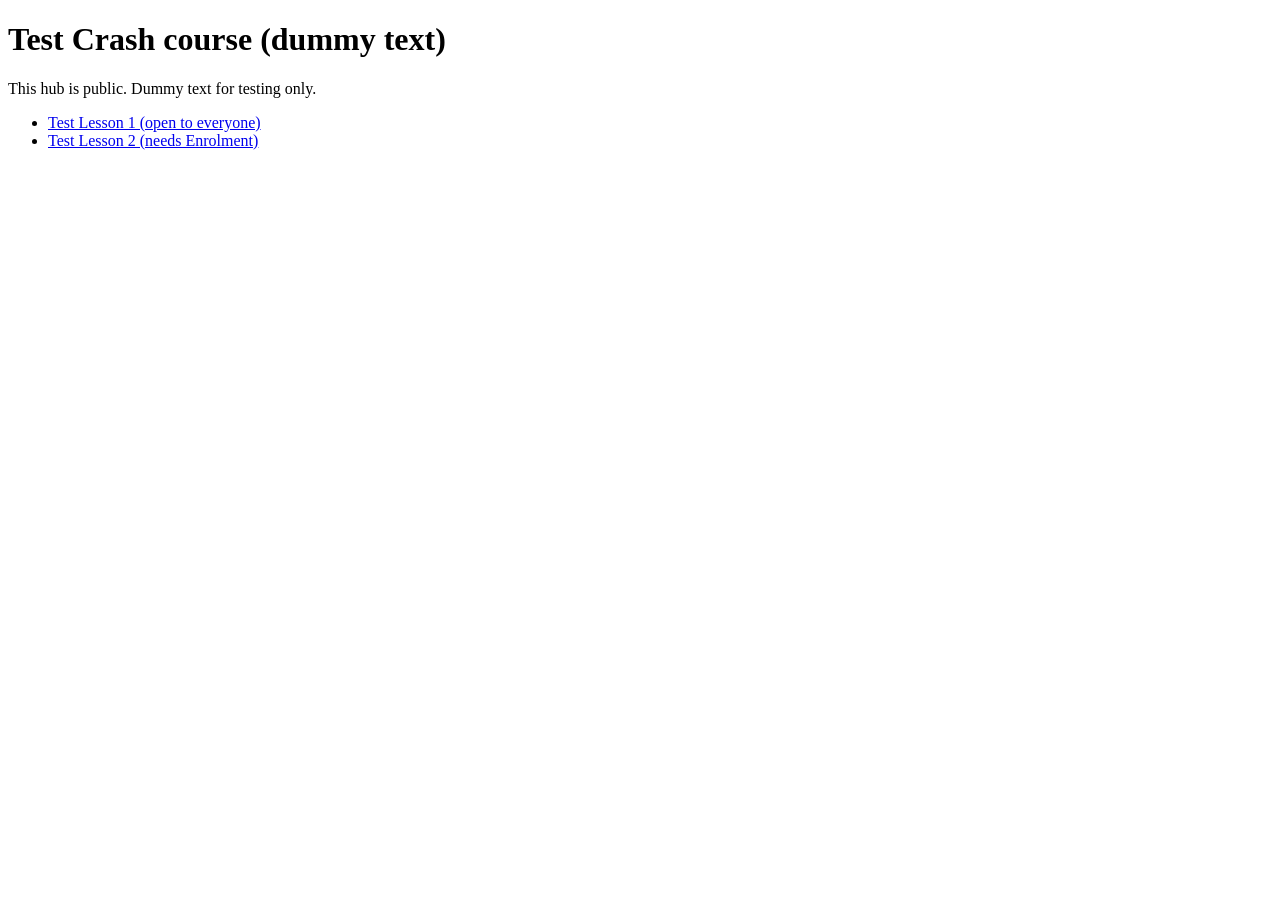
<file: test-course/index.html>
<!doctype html>
<!-- TEST CRASH COURSE (spec #56, ticket #59): dummy text only, for proving the lock on the Pages preview. Never deployed to production. -->
<html lang="en" dir="ltr">
  <head>
    <meta charset="utf-8" />
    <meta name="viewport" content="width=device-width, initial-scale=1" />
    <title>Test Crash course (dummy text)</title>
    <meta name="robots" content="noindex" />
  </head>
  <body>
    <main>
      <h1>Test Crash course (dummy text)</h1>
      <p>This hub is public. Dummy text for testing only.</p>
      <ul>
        <li><a href="lesson-1/">Test Lesson 1 (open to everyone)</a></li>
        <li><a href="lesson-2/">Test Lesson 2 (needs Enrolment)</a></li>
      </ul>
    </main>
  </body>
</html>
</file>
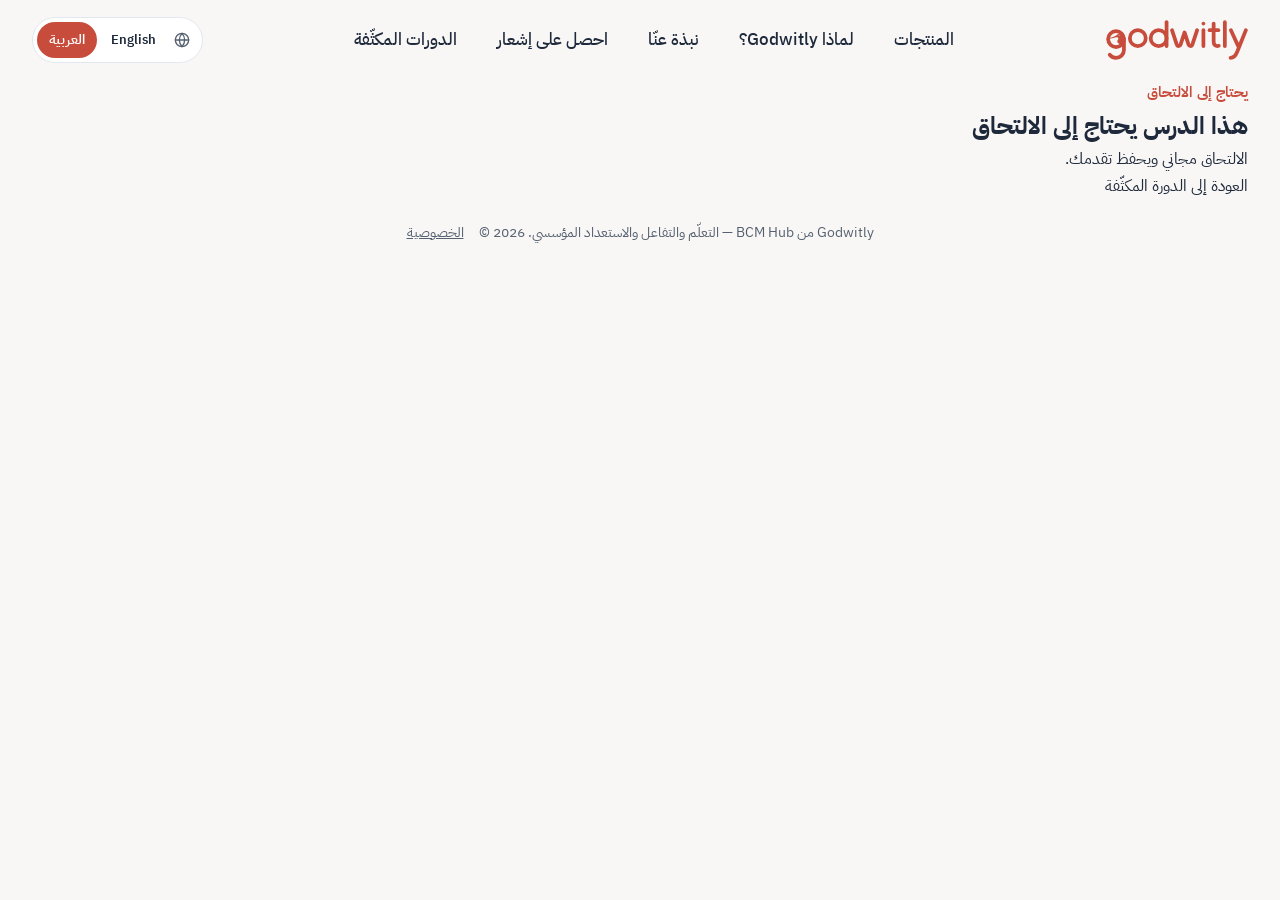
<file: account/locked/index.html>
<!doctype html>
<!--
  The locked page (spec #56, "The gate"; ticket #59). The gate (functions/_lib/gate.mjs) answers a
  request for a protected Lesson with this file, adding the gate's data at the marker below. It
  holds no Lesson content. It is never served at its own address (the gate refuses /account/locked/).
  All paths are absolute because it is served at the protected Lesson's address.
-->
<html lang="en" dir="ltr">
  <head>
    <meta charset="utf-8" />
    <meta name="viewport" content="width=device-width, initial-scale=1" />
    <title data-i18n="locked.metaTitle">Needs Enrolment — Godwitly</title>
    <meta name="robots" content="noindex" />
    <link rel="icon" href="/assets/images/favicon.svg" type="image/svg+xml" />
    <link rel="preconnect" href="https://fonts.googleapis.com" />
    <link rel="preconnect" href="https://fonts.gstatic.com" crossorigin />
    <link
      rel="stylesheet"
      href="https://fonts.googleapis.com/css2?family=Inter:wght@400;500;600;700&family=Rubik:wght@500;600;700&family=Cairo:wght@600;700;800&family=IBM+Plex+Sans+Arabic:wght@400;500;600;700&display=swap"
    />
    <link rel="stylesheet" href="/css/styles.css" />
    <link rel="stylesheet" href="/css/course.css" />
  </head>

  <body id="top">
    <svg class="icon-sprite" aria-hidden="true" focusable="false">
      <symbol id="icon-menu" viewBox="0 0 24 24"><path d="M4 6h16" /><path d="M4 12h16" /><path d="M4 18h16" /></symbol>
      <symbol id="icon-close" viewBox="0 0 24 24"><path d="M18 6 6 18" /><path d="m6 6 12 12" /></symbol>
      <symbol id="icon-globe" viewBox="0 0 24 24"><circle cx="12" cy="12" r="10" /><path d="M2 12h20" /><path d="M12 2a15.3 15.3 0 0 1 4 10 15.3 15.3 0 0 1-4 10 15.3 15.3 0 0 1-4-10 15.3 15.3 0 0 1 4-10z" /></symbol>
    </svg>

    <a class="skip-link" href="#main" data-i18n="a11y.skip">Skip to main content</a>

    <!-- ===================== HEADER ===================== -->
    <header class="site-header container">
      <a href="/index.html" class="logo-link" data-i18n-aria-label="a11y.home" aria-label="Godwitly home">
        <img src="/assets/images/godwitly-wordmark.svg" alt="Godwitly" class="logo" width="140" height="40" />
      </a>

      <nav class="main-nav" data-i18n-aria-label="a11y.mainNav" aria-label="Main">
        <a href="/index.html#products" data-i18n="nav.products">Products</a>
        <a href="/index.html#why-godwitly" data-i18n="nav.why">Why Godwitly</a>
        <a href="/index.html#about" data-i18n="nav.about">About</a>
        <a href="/index.html#contact" data-i18n="nav.contact">Get notified</a>
        <a href="/crash-course/" data-course-link data-i18n="nav.crashCourses">Crash Courses</a>
      </nav>

      <div class="header-actions">
        <!-- Signed-in account, like the header of Google or Facebook: the name and Sign out (spec #56).
             Hidden until js/account-bar.js shows it. Wide screens only; narrow screens use the menu. -->
        <div class="header-account" role="group" data-account-signed-in hidden data-i18n-aria-label="account.label" aria-label="Godwitly account">
          <span class="header-account__name"><bdi data-account-name></bdi></span>
          <button type="button" class="pill pill--outline pill--small" data-account-action="sign-out" data-i18n="account.signOut">Sign out</button>
        </div>
        <div class="lang-switch" role="group" data-i18n-aria-label="a11y.language" aria-label="Choose language">
          <svg class="icon lang-switch__globe" aria-hidden="true"><use href="#icon-globe"></use></svg>
          <button type="button" class="lang-switch__btn" data-lang="en" lang="en" aria-pressed="true">English</button>
          <button type="button" class="lang-switch__btn" data-lang="ar" lang="ar" aria-pressed="false">العربية</button>
        </div>

        <button
          type="button"
          class="menu-button"
          aria-expanded="false"
          aria-controls="mobile-menu"
          data-i18n-aria-label="a11y.menuOpen"
          aria-label="Open menu"
        >
          <svg class="icon icon--lg menu-button__open" aria-hidden="true"><use href="#icon-menu"></use></svg>
          <svg class="icon icon--lg menu-button__close" aria-hidden="true"><use href="#icon-close"></use></svg>
        </button>
      </div>

      <div id="mobile-menu" class="mobile-menu" hidden>
        <nav data-i18n-aria-label="a11y.mainNav" aria-label="Main">
          <a href="/index.html#products" data-i18n="nav.products">Products</a>
          <a href="/index.html#why-godwitly" data-i18n="nav.why">Why Godwitly</a>
          <a href="/index.html#about" data-i18n="nav.about">About</a>
          <a href="/index.html#contact" data-i18n="nav.contact">Get notified</a>
          <a href="/crash-course/" data-course-link data-i18n="nav.crashCourses">Crash Courses</a>
        </nav>
        <div class="mobile-menu__account" role="group" data-account-signed-in hidden data-i18n-aria-label="account.label" aria-label="Godwitly account">
          <p class="account-bar__who">
            <span data-i18n="account.signedInAs">Signed in as</span>
            <bdi class="account-bar__name" data-account-name></bdi>
          </p>
          <button type="button" class="pill pill--outline pill--small" data-account-action="sign-out" data-i18n="account.signOut">Sign out</button>
        </div>
      </div>
    </header>

    <!-- One persistent polite live region for account messages, outside the bar so hiding the bar never hides it. -->
    <p class="visually-hidden" role="status" aria-live="polite" data-account-live></p>

    <!--GATE-DATA-->

    <main id="main" tabindex="-1">
      <section class="container locked">
        <div data-locked-state="locked" hidden>
          <p class="eyebrow" data-i18n="locked.eyebrow">Needs Enrolment</p>
          <p class="locked__lesson" data-locked-lesson hidden><span data-i18n="locked.lessonLabel">Lesson</span> <bdi data-locked-number></bdi></p>
          <h1 data-i18n="locked.title">This Lesson needs Enrolment</h1>
          <p lang="ar" dir="rtl" data-locked-summary hidden></p>
          <p data-i18n="locked.free">Enrolment is free and saves your progress.</p>
          <div class="account-bar account-bar--hero" data-account hidden>
            <div class="account-bar__row" data-account-out hidden>
              <button type="button" class="pill pill--primary account-bar__button" data-account-action="sign-in" data-i18n="account.signIn">Sign in with Google</button>
              <p class="account-bar__notice">
                <span data-i18n="account.notice">Signing in creates a Godwitly account.</span>
                <a href="/crash-course/privacy/" data-course-link data-i18n="account.noticeLink">What we keep</a>
              </p>
            </div>
            <p class="account-bar__note" data-account-note hidden></p>
          </div>
          <div class="account-bar account-bar--hero" data-locked-enrol hidden>
            <button type="button" class="pill pill--primary account-bar__button" data-locked-enrol-button data-i18n="locked.enrol">Enrol in this Crash course</button>
          </div>
        </div>

        <div data-locked-state="unavailable" hidden>
          <h1 data-i18n="locked.unavailableTitle">We can't check this right now</h1>
          <p data-i18n="locked.unavailableBody">The service is unavailable, so we can't tell whether you can open this Lesson. This is not a sign that you are not enrolled. Please try again in a moment.</p>
          <button type="button" class="pill pill--primary" data-locked-retry data-i18n="locked.retry">Try again</button>
        </div>

        <noscript><p data-i18n="locked.noScript">This page needs JavaScript to sign in.</p></noscript>
        <p class="account-bar__note" role="status" data-locked-message hidden></p>
        <p><a href="/crash-course/" data-course-link data-i18n="locked.back">Back to the Crash course</a></p>
      </section>
    </main>

    <footer class="site-footer">
      <p class="container">
        <span data-i18n="footer.text">Godwitly by BCM Hub — learning, engagement and organisational preparedness.</span>
        <span dir="ltr">© <span id="year">2026</span></span>
        <a href="/crash-course/privacy/" data-course-link class="site-footer__link" data-i18n="footer.privacy">Privacy</a>
      </p>
    </footer>

    <script src="/js/translations.js"></script>
    <script src="/js/course-language.js"></script>
    <script src="/js/course-progress.js"></script>
    <script src="/js/accounts-hosts.js"></script>
    <script src="/js/course.js"></script>
    <script src="/js/locked.js"></script>
  </body>
</html>
</file>
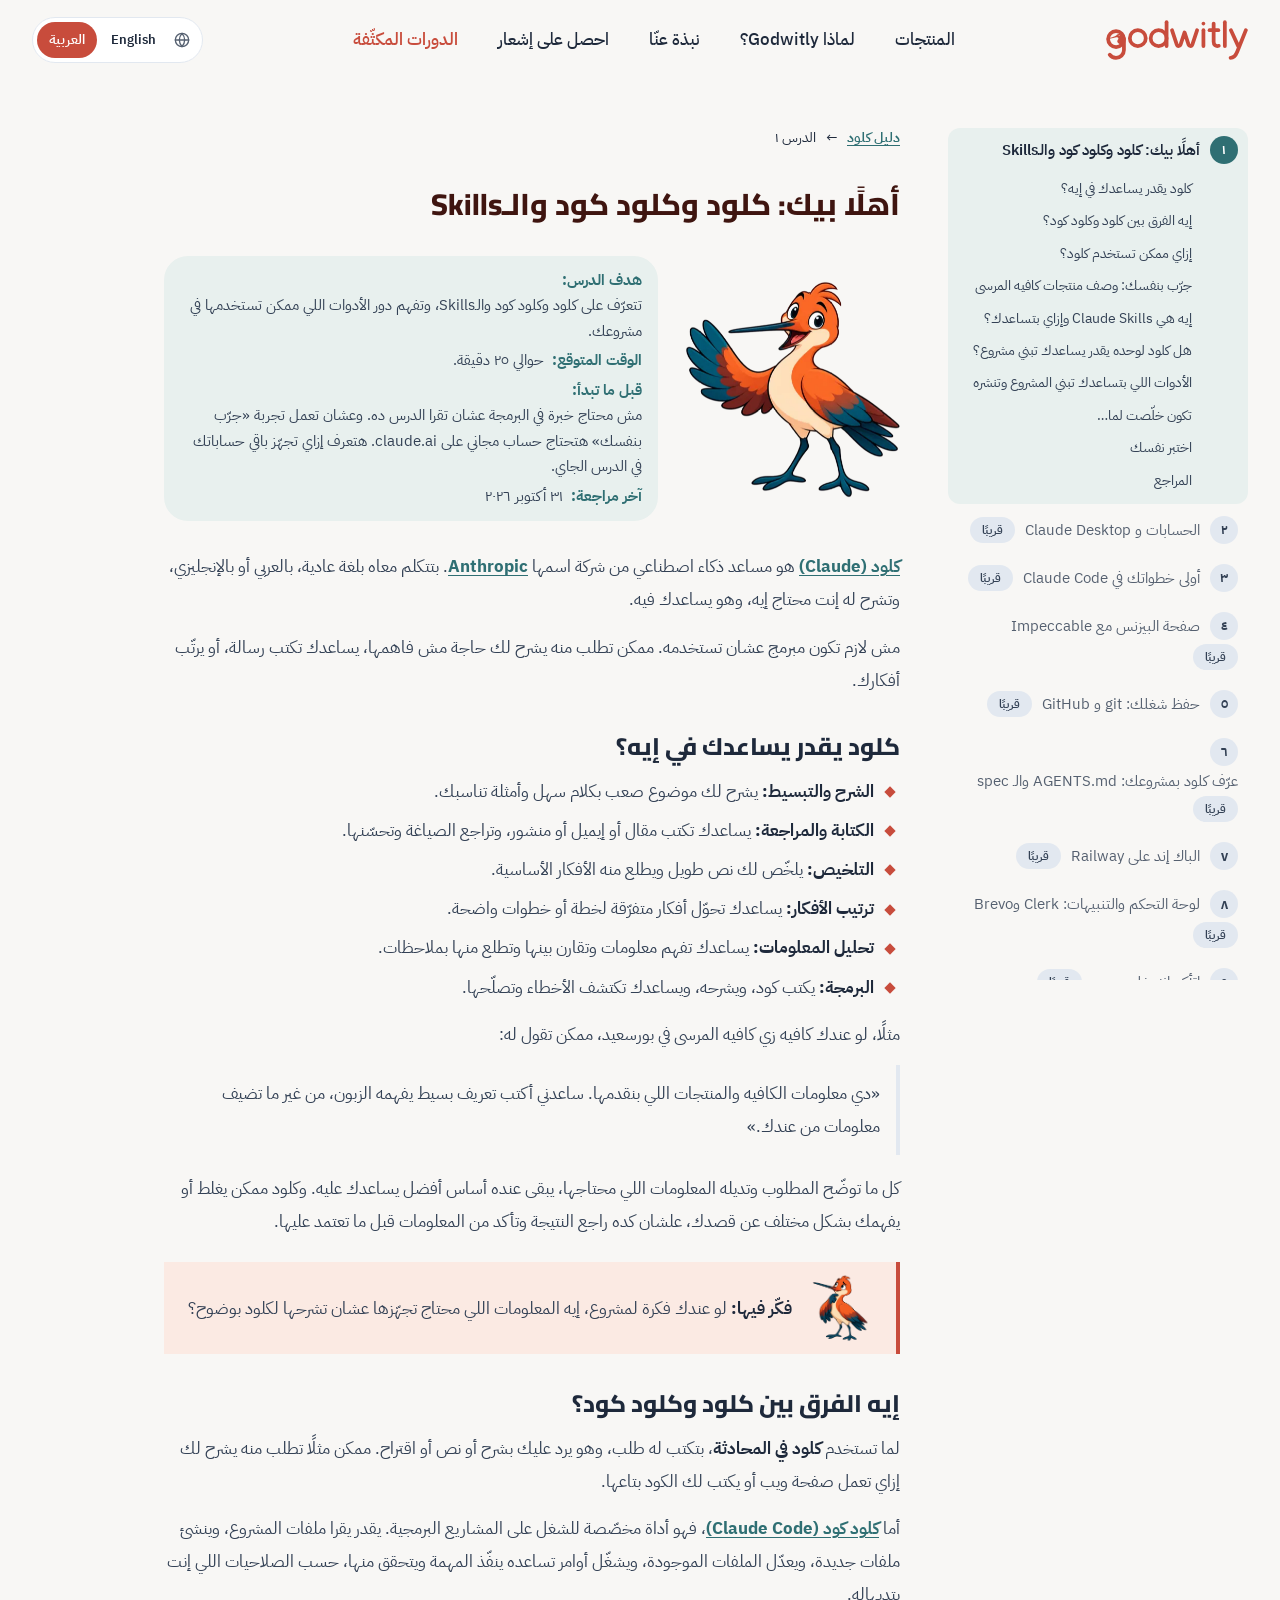
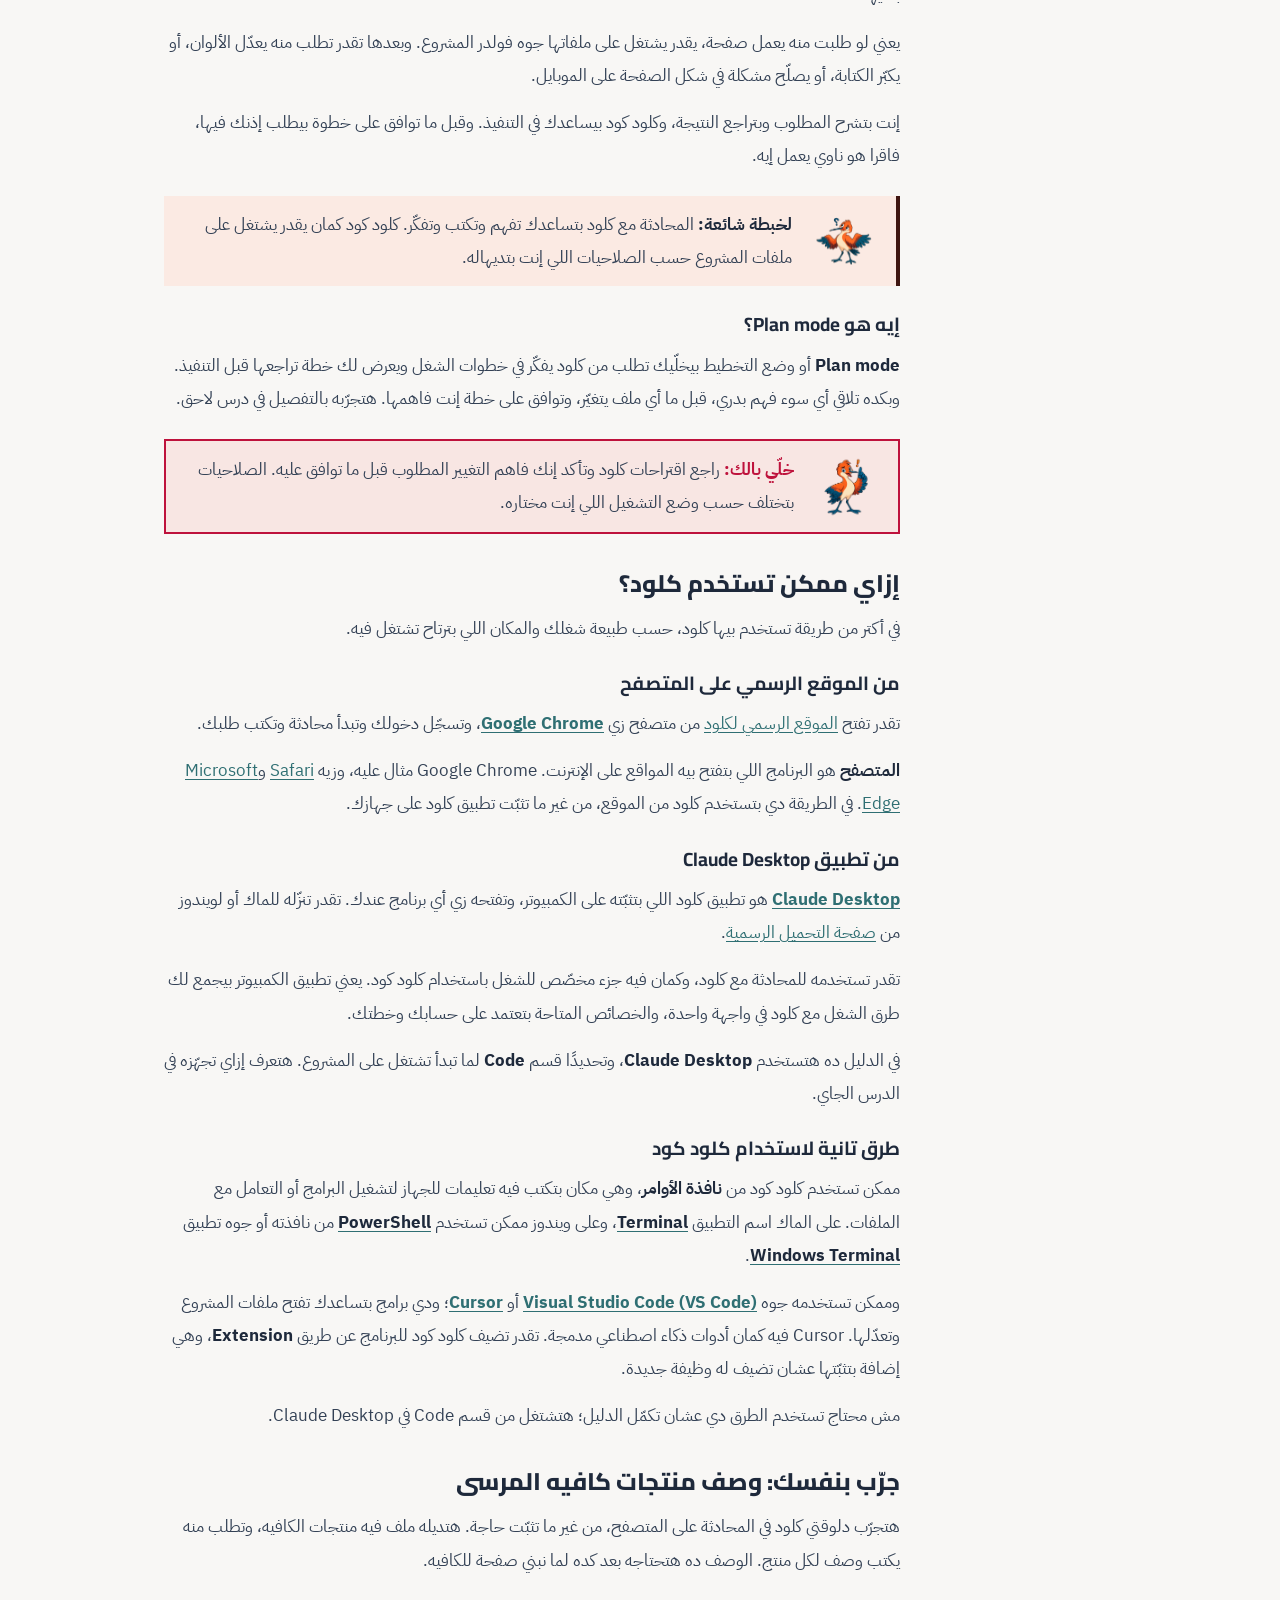
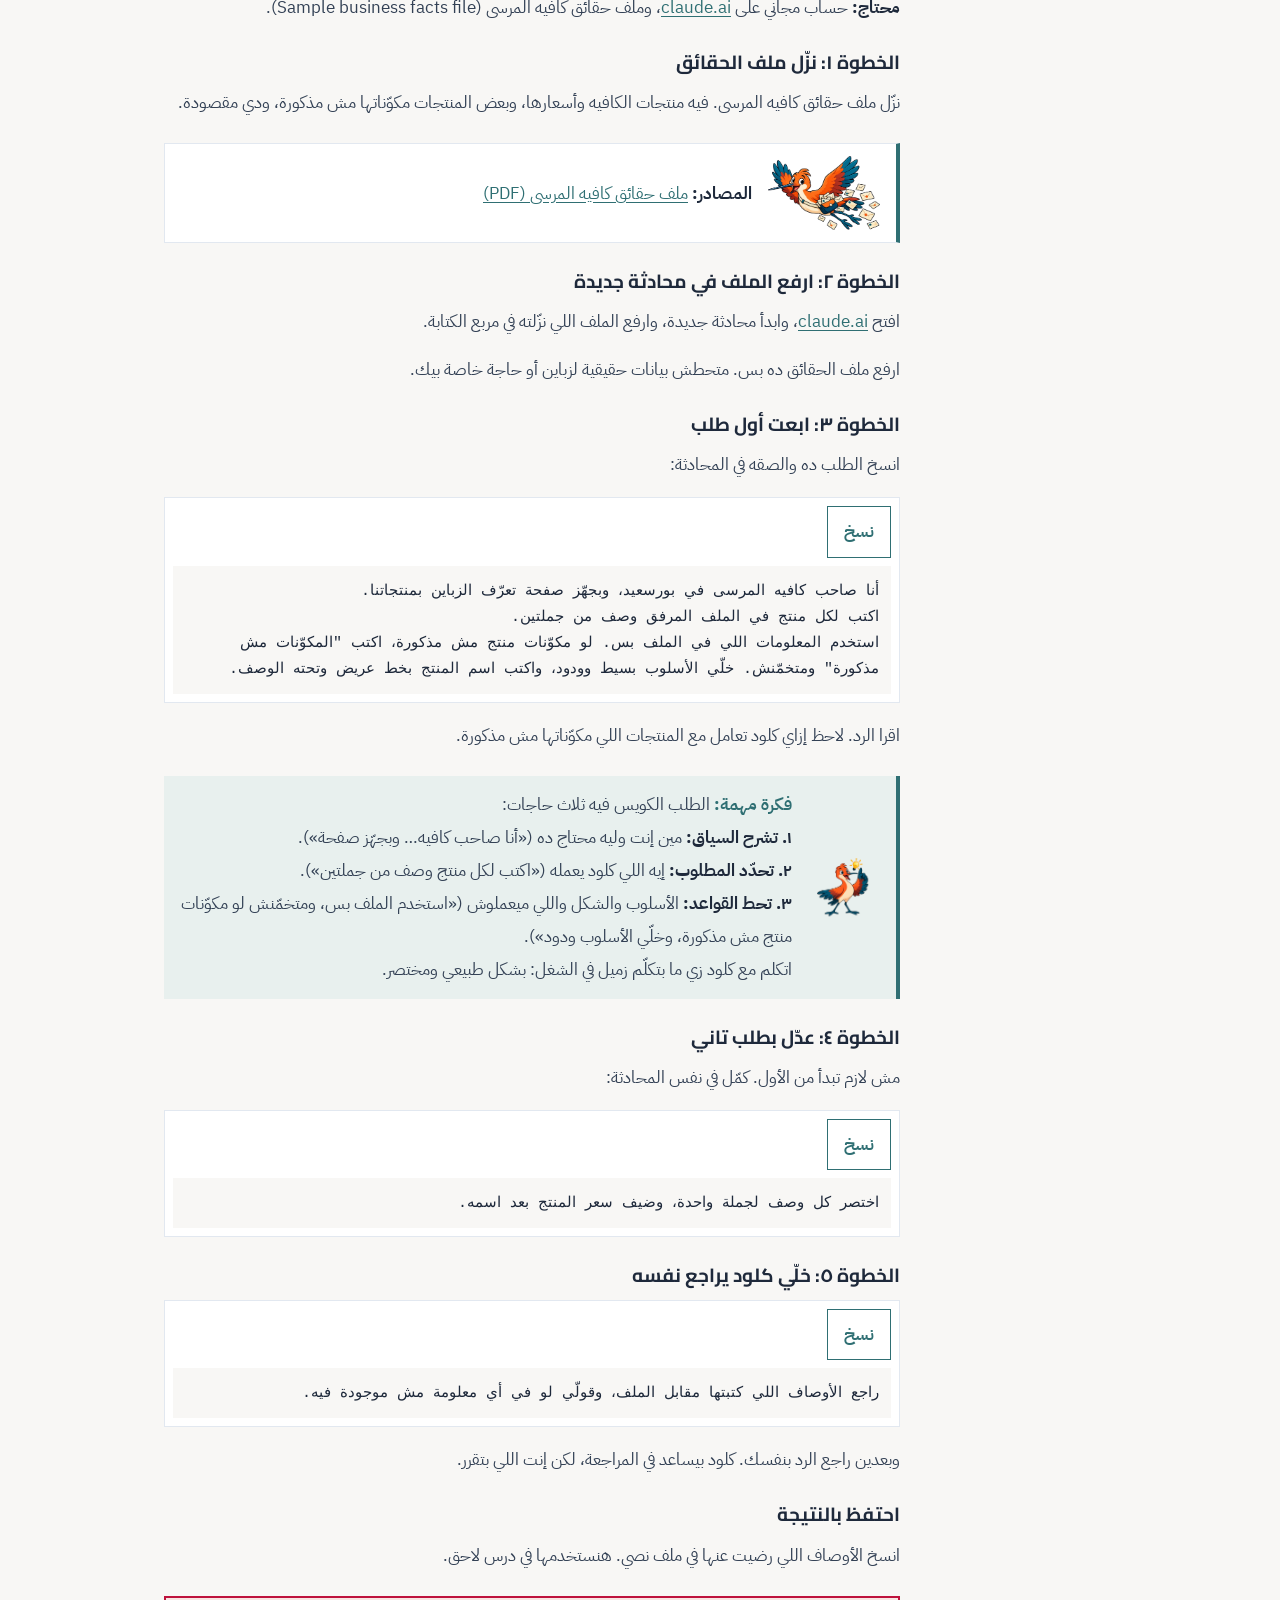
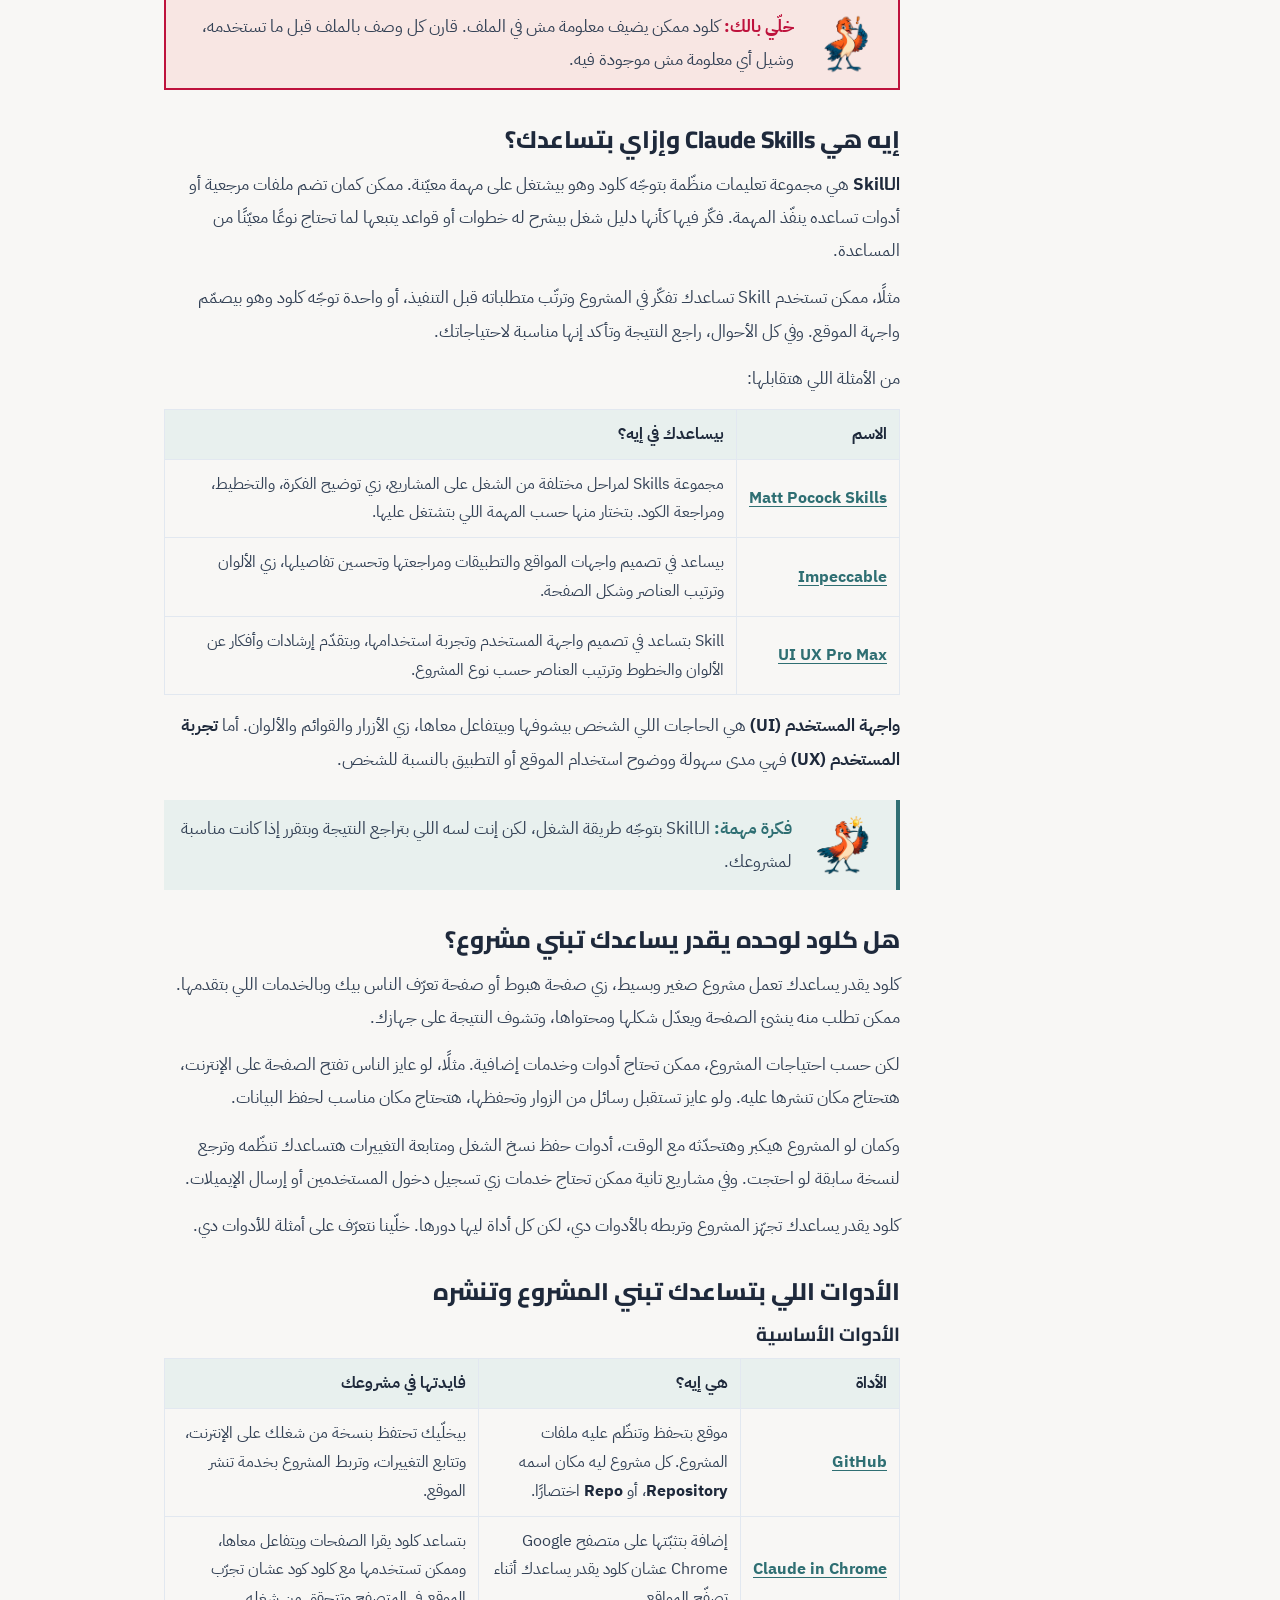
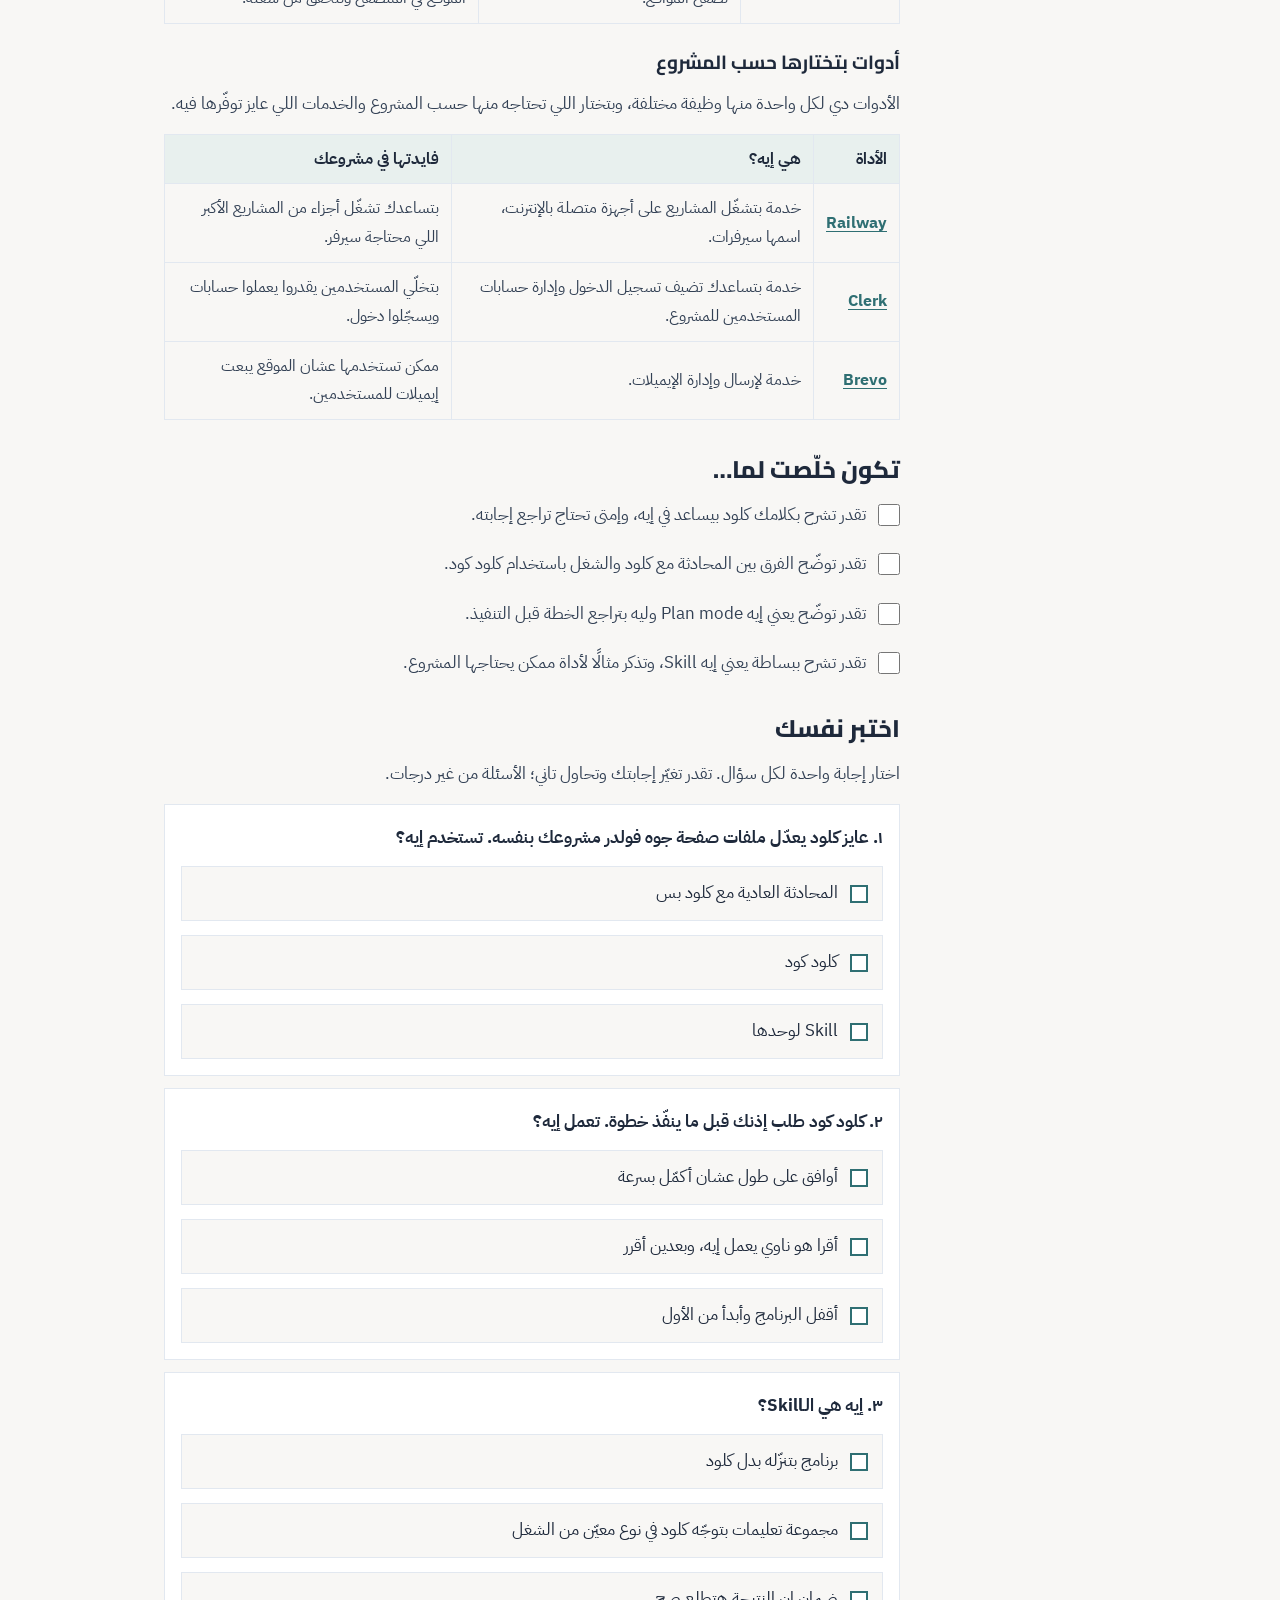
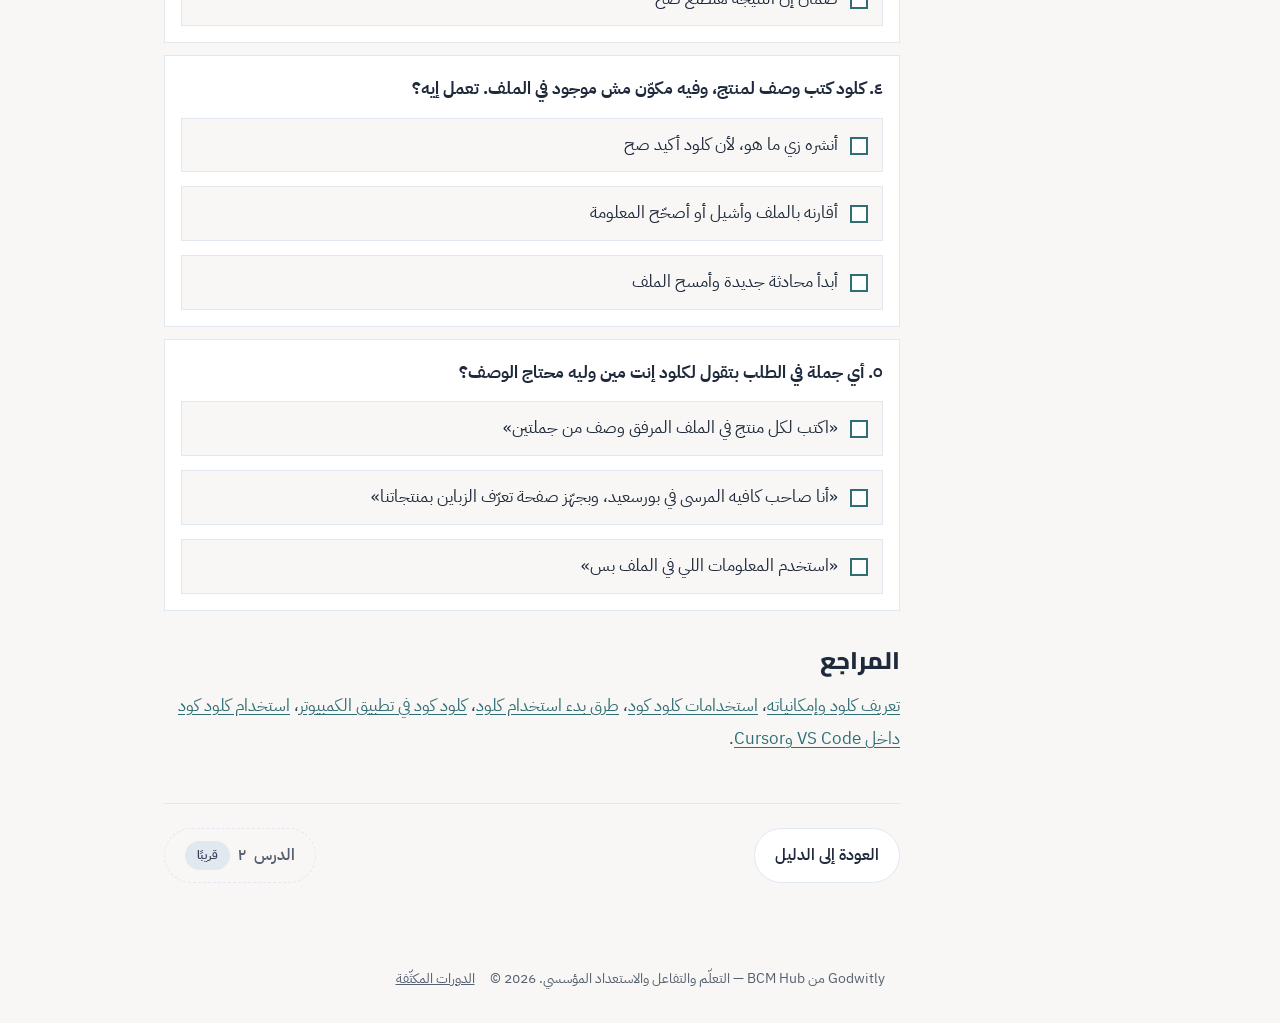
<file: crash-course/lesson-1/index.html>
<!doctype html>
<!--
  Lesson 1 of the Claude Crash Course for Beginners (spec #36, ticket #39).

  The Lesson text is the PO-approved draft (docs/course/lesson-1/claude-introduction.md)
  and is Arabic, right to left, whatever language the shared parts show (ADR-0008); it is
  not in js/translations.js. Everything else (header, sidebar labels, trail, pager, notice)
  gets its text from ../../js/translations.js through data-i18n, like the hub.

  The callouts are built (ticket #40); the checklist's saved ticks and celebration are ticket #41.
-->
<html lang="en" dir="ltr">
  <head>
    <meta charset="utf-8" />
    <meta name="viewport" content="width=device-width, initial-scale=1" />
    <title data-i18n="course.lesson1.metaTitle">Welcome: Claude, Claude Code and Skills — Godwitly</title>
    <link rel="icon" href="../../assets/images/favicon.svg" type="image/svg+xml" />

    <!-- Fonts: the same as the landing page -->
    <link rel="preconnect" href="https://fonts.googleapis.com" />
    <link rel="preconnect" href="https://fonts.gstatic.com" crossorigin />
    <link
      rel="stylesheet"
      href="https://fonts.googleapis.com/css2?family=Inter:wght@400;500;600;700&family=Rubik:wght@500;600;700&family=Cairo:wght@600;700;800&family=IBM+Plex+Sans+Arabic:wght@400;500;600;700&display=swap"
    />

    <link rel="stylesheet" href="../../css/styles.css" />
    <link rel="stylesheet" href="../../css/course.css" />
  </head>

  <body id="top">
    <svg class="icon-sprite" aria-hidden="true" focusable="false">
      <symbol id="icon-menu" viewBox="0 0 24 24"><path d="M4 6h16" /><path d="M4 12h16" /><path d="M4 18h16" /></symbol>
      <symbol id="icon-close" viewBox="0 0 24 24"><path d="M18 6 6 18" /><path d="m6 6 12 12" /></symbol>
      <symbol id="icon-globe" viewBox="0 0 24 24"><circle cx="12" cy="12" r="10" /><path d="M2 12h20" /><path d="M12 2a15.3 15.3 0 0 1 4 10 15.3 15.3 0 0 1-4 10 15.3 15.3 0 0 1-4-10 15.3 15.3 0 0 1 4-10z" /></symbol>
      <symbol id="icon-chevron" viewBox="0 0 24 24"><path d="m6 9 6 6 6-6" /></symbol>
    </svg>

    <a class="skip-link" href="#main" data-i18n="a11y.skip">Skip to main content</a>

    <!-- ===================== HEADER ===================== -->
    <header class="site-header container">
      <a href="../../index.html" class="logo-link" data-i18n-aria-label="a11y.home" aria-label="Godwitly home">
        <img src="../../assets/images/godwitly-wordmark.svg" alt="Godwitly" class="logo" width="140" height="40" />
      </a>

      <nav class="main-nav" data-i18n-aria-label="a11y.mainNav" aria-label="Main">
        <a href="../../index.html#products" data-i18n="nav.products">Products</a>
        <a href="../../index.html#why-godwitly" data-i18n="nav.why">Why Godwitly</a>
        <a href="../../index.html#about" data-i18n="nav.about">About</a>
        <a href="../../index.html#contact" data-i18n="nav.contact">Get notified</a>
        <a href="../index.html" data-course-link class="is-current" data-i18n="nav.crashCourses">Crash Courses</a>
      </nav>

      <div class="header-actions">
        <!-- Signed-in account, like the header of Google or Facebook: the name and Sign out (spec #56).
             Hidden until js/account-bar.js shows it. Wide screens only; narrow screens use the menu. -->
        <div class="header-account" role="group" data-account-signed-in hidden data-i18n-aria-label="account.label" aria-label="Godwitly account">
          <span class="header-account__name"><bdi data-account-name></bdi></span>
          <button type="button" class="pill pill--outline pill--small" data-account-action="sign-out" data-i18n="account.signOut">Sign out</button>
        </div>
        <div class="lang-switch" role="group" data-i18n-aria-label="a11y.language" aria-label="Choose language">
          <svg class="icon lang-switch__globe" aria-hidden="true"><use href="#icon-globe"></use></svg>
          <button type="button" class="lang-switch__btn" data-lang="en" lang="en" aria-pressed="true">English</button>
          <button type="button" class="lang-switch__btn" data-lang="ar" lang="ar" aria-pressed="false">العربية</button>
        </div>

        <button
          type="button"
          class="menu-button"
          aria-expanded="false"
          aria-controls="mobile-menu"
          data-i18n-aria-label="a11y.menuOpen"
          aria-label="Open menu"
        >
          <svg class="icon icon--lg menu-button__open" aria-hidden="true"><use href="#icon-menu"></use></svg>
          <svg class="icon icon--lg menu-button__close" aria-hidden="true"><use href="#icon-close"></use></svg>
        </button>
      </div>

      <div id="mobile-menu" class="mobile-menu" hidden>
        <nav data-i18n-aria-label="a11y.mainNav" aria-label="Main">
          <a href="../../index.html#products" data-i18n="nav.products">Products</a>
          <a href="../../index.html#why-godwitly" data-i18n="nav.why">Why Godwitly</a>
          <a href="../../index.html#about" data-i18n="nav.about">About</a>
          <a href="../../index.html#contact" data-i18n="nav.contact">Get notified</a>
          <a href="../index.html" data-course-link class="is-current" data-i18n="nav.crashCourses">Crash Courses</a>
        </nav>
        <div class="mobile-menu__account" role="group" data-account-signed-in hidden data-i18n-aria-label="account.label" aria-label="Godwitly account">
          <p class="account-bar__who">
            <span data-i18n="account.signedInAs">Signed in as</span>
            <bdi class="account-bar__name" data-account-name></bdi>
          </p>
          <button type="button" class="pill pill--outline pill--small" data-account-action="sign-out" data-i18n="account.signOut">Sign out</button>
        </div>
      </div>
    </header>

    <!-- Godwitly account bar (spec #56): hidden until js/course.js shows it, so a visitor
         without JavaScript never sees a button that does nothing. -->
    <!-- One persistent polite live region for account messages, outside the bar so hiding the bar never hides it. -->
    <p class="visually-hidden" role="status" aria-live="polite" data-account-live></p>

    <section class="account-bar" data-account hidden data-i18n-aria-label="account.label" aria-label="Godwitly account">
      <div class="container account-bar__inner">
        <div class="account-bar__row" data-account-out hidden>
          <button type="button" class="pill pill--primary account-bar__button" data-account-action="sign-in" data-i18n="account.signIn">Sign in with Google</button>
          <p class="account-bar__notice">
            <span data-i18n="account.notice">Signing in creates a Godwitly account.</span>
            <a href="../privacy/index.html" data-course-link data-i18n="account.noticeLink">What we keep</a>
          </p>
        </div>
        <p class="account-bar__note" data-account-note hidden></p>
      </div>
    </section>

    <main id="main" tabindex="-1">
      <div class="container lesson-layout">
        <!-- ===================== SIDEBAR: all nine Lessons ===================== -->
        <aside class="lesson-sidebar">
          <nav class="lesson-nav" data-lesson-nav data-i18n-aria-label="course.lessons.label" aria-label="The nine Lessons">
            <button type="button" class="lesson-nav__toggle" aria-expanded="false" aria-controls="lesson-nav-panel">
              <span data-i18n="course.nav.button">Lessons</span>
              <svg class="icon lesson-nav__chevron" aria-hidden="true"><use href="#icon-chevron"></use></svg>
            </button>
            <div id="lesson-nav-panel" class="lesson-nav__panel">
              <ol class="lesson-nav__list">
                <li class="lesson-nav__item lesson-nav__item--current" data-lesson="1">
                <a class="lesson-nav__link" href="../lesson-1/index.html" data-course-link aria-current="page">
                <span class="lesson-nav__number" data-i18n="course.lesson1.number">1</span>
                <span class="lesson-nav__title" data-i18n="course.lesson1.title">Welcome</span>
                <!-- Shown by the progress script (ticket #41) when the whole checklist is ticked -->
                <span class="lesson-nav__done" data-complete-mark hidden><span aria-hidden="true">✓</span> <span class="visually-hidden" data-i18n="course.done">Done</span></span>
                </a>
                <ul class="lesson-nav__sections" data-i18n-aria-label="course.nav.sections" aria-label="In this Lesson">
                <li><a href="#what-claude-does"><span lang="ar" dir="rtl">كلود يقدر يساعدك في إيه؟</span></a></li>
                <li><a href="#claude-vs-code"><span lang="ar" dir="rtl">إيه الفرق بين كلود وكلود كود؟</span></a></li>
                <li><a href="#ways-to-use"><span lang="ar" dir="rtl">إزاي ممكن تستخدم كلود؟</span></a></li>
                <li><a href="#try-it"><span lang="ar" dir="rtl">جرّب بنفسك: وصف منتجات كافيه المرسى</span></a></li>
                <li><a href="#skills"><span lang="ar" dir="rtl">إيه هي Claude Skills وإزاي بتساعدك؟</span></a></li>
                <li><a href="#build-alone"><span lang="ar" dir="rtl">هل كلود لوحده يقدر يساعدك تبني مشروع؟</span></a></li>
                <li><a href="#tools"><span lang="ar" dir="rtl">الأدوات اللي بتساعدك تبني المشروع وتنشره</span></a></li>
                <li><a href="#done-when"><span lang="ar" dir="rtl">تكون خلّصت لما…</span></a></li>
                <li><a href="#self-check"><span lang="ar" dir="rtl">اختبر نفسك</span></a></li>
                <li><a href="#references"><span lang="ar" dir="rtl">المراجع</span></a></li>
                </ul>
                </li>
                <li class="lesson-nav__item lesson-nav__item--soon" data-lesson="2">
                <span class="lesson-nav__number" data-i18n="course.lesson2.number">2</span>
                <span class="lesson-nav__title" data-i18n="course.lesson2.title">Lesson 2</span>
                <span class="course-badge course-badge--soon" data-i18n="course.soon">Coming soon</span>
                </li>
                <li class="lesson-nav__item lesson-nav__item--soon" data-lesson="3">
                <span class="lesson-nav__number" data-i18n="course.lesson3.number">3</span>
                <span class="lesson-nav__title" data-i18n="course.lesson3.title">Lesson 3</span>
                <span class="course-badge course-badge--soon" data-i18n="course.soon">Coming soon</span>
                </li>
                <li class="lesson-nav__item lesson-nav__item--soon" data-lesson="4">
                <span class="lesson-nav__number" data-i18n="course.lesson4.number">4</span>
                <span class="lesson-nav__title" data-i18n="course.lesson4.title">Lesson 4</span>
                <span class="course-badge course-badge--soon" data-i18n="course.soon">Coming soon</span>
                </li>
                <li class="lesson-nav__item lesson-nav__item--soon" data-lesson="5">
                <span class="lesson-nav__number" data-i18n="course.lesson5.number">5</span>
                <span class="lesson-nav__title" data-i18n="course.lesson5.title">Lesson 5</span>
                <span class="course-badge course-badge--soon" data-i18n="course.soon">Coming soon</span>
                </li>
                <li class="lesson-nav__item lesson-nav__item--soon" data-lesson="6">
                <span class="lesson-nav__number" data-i18n="course.lesson6.number">6</span>
                <span class="lesson-nav__title" data-i18n="course.lesson6.title">Lesson 6</span>
                <span class="course-badge course-badge--soon" data-i18n="course.soon">Coming soon</span>
                </li>
                <li class="lesson-nav__item lesson-nav__item--soon" data-lesson="7">
                <span class="lesson-nav__number" data-i18n="course.lesson7.number">7</span>
                <span class="lesson-nav__title" data-i18n="course.lesson7.title">Lesson 7</span>
                <span class="course-badge course-badge--soon" data-i18n="course.soon">Coming soon</span>
                </li>
                <li class="lesson-nav__item lesson-nav__item--soon" data-lesson="8">
                <span class="lesson-nav__number" data-i18n="course.lesson8.number">8</span>
                <span class="lesson-nav__title" data-i18n="course.lesson8.title">Lesson 8</span>
                <span class="course-badge course-badge--soon" data-i18n="course.soon">Coming soon</span>
                </li>
                <li class="lesson-nav__item lesson-nav__item--soon" data-lesson="9">
                <span class="lesson-nav__number" data-i18n="course.lesson9.number">9</span>
                <span class="lesson-nav__title" data-i18n="course.lesson9.title">Lesson 9</span>
                <span class="course-badge course-badge--soon" data-i18n="course.soon">Coming soon</span>
                </li>
              </ol>
            </div>
          </nav>
        </aside>

        <article class="lesson">
          <!-- ===================== TRAIL ===================== -->
          <nav class="lesson-trail" data-i18n-aria-label="course.trail.label" aria-label="Breadcrumb">
            <ol>
              <li><a href="../index.html" data-course-link data-i18n="course.trail.guide">Claude guide</a></li>
              <li aria-current="page"><span data-i18n="course.lessonWord">Lesson</span> <span data-i18n="course.lesson1.number">1</span></li>
            </ol>
          </nav>

          <!-- English visitors only: the Lesson text is Arabic (ADR-0008) -->
          <p class="lesson-notice course-en-only" data-i18n="course.lesson.arabicNotice">This Lesson is available in Arabic.</p>

          <!-- ===================== LESSON TEXT (Arabic) ===================== -->
          <div class="lesson-part lesson-intro" lang="ar" dir="rtl">
            <h1>أهلًا بيك: كلود وكلود كود والـSkills</h1>
            <!-- Mascot 1 (welcoming) opens the Lesson; decorative, mirrored in Arabic by the CSS (spec #36 v3) -->
            <div class="lesson-intro__row">
              <img class="lesson-mascot" src="../../assets/images/mascot-1-welcoming.webp" alt="" width="640" height="426" />
              <dl class="lesson-facts">
              <div><dt>هدف الدرس:</dt> <dd>تتعرّف على كلود وكلود كود والـSkills، وتفهم دور الأدوات اللي ممكن تستخدمها في مشروعك.</dd></div>
              <div><dt>الوقت المتوقع:</dt> <dd>حوالي ٢٥ دقيقة.</dd></div>
              <div><dt>قبل ما تبدأ:</dt> <dd>مش محتاج خبرة في البرمجة عشان تقرا الدرس ده. وعشان تعمل تجربة «جرّب بنفسك» هتحتاج حساب مجاني على claude.ai. هتعرف إزاي تجهّز باقي حساباتك في الدرس الجاي.</dd></div>
              <div><dt>آخر مراجعة:</dt> <dd><time datetime="2026-10-31">٣١ أكتوبر ٢٠٢٦</time></dd></div>
              </dl>
            </div>
            <p><strong><a href="https://claude.ai/">كلود (Claude)</a></strong> هو مساعد ذكاء اصطناعي من شركة اسمها <strong><a href="https://www.anthropic.com/">Anthropic</a></strong>. بتتكلم معاه بلغة عادية، بالعربي أو بالإنجليزي، وتشرح له إنت محتاج إيه، وهو يساعدك فيه.</p>
            <p>مش لازم تكون مبرمج عشان تستخدمه. ممكن تطلب منه يشرح لك حاجة مش فاهمها، يساعدك تكتب رسالة، أو يرتّب أفكارك.</p>
          </div>

          <section class="lesson-part lesson-section" id="what-claude-does" lang="ar" dir="rtl">
          <h2>كلود يقدر يساعدك في إيه؟</h2>
          <ul>
          <li><strong>الشرح والتبسيط:</strong> يشرح لك موضوع صعب بكلام سهل وأمثلة تناسبك.</li>
          <li><strong>الكتابة والمراجعة:</strong> يساعدك تكتب مقال أو إيميل أو منشور، وتراجع الصياغة وتحسّنها.</li>
          <li><strong>التلخيص:</strong> يلخّص لك نص طويل ويطلع منه الأفكار الأساسية.</li>
          <li><strong>ترتيب الأفكار:</strong> يساعدك تحوّل أفكار متفرّقة لخطة أو خطوات واضحة.</li>
          <li><strong>تحليل المعلومات:</strong> يساعدك تفهم معلومات وتقارن بينها وتطلع منها بملاحظات.</li>
          <li><strong>البرمجة:</strong> يكتب كود، ويشرحه، ويساعدك تكتشف الأخطاء وتصلّحها.</li>
          </ul>
          <p>مثلًا، لو عندك كافيه زي كافيه المرسى في بورسعيد، ممكن تقول له:</p>
          <blockquote class="lesson-quote">
          <p>«دي معلومات الكافيه والمنتجات اللي بنقدمها. ساعدني أكتب تعريف بسيط يفهمه الزبون، من غير ما تضيف معلومات من عندك.»</p>
          </blockquote>
          <p>كل ما توضّح المطلوب وتديله المعلومات اللي محتاجها، يبقى عنده أساس أفضل يساعدك عليه. وكلود ممكن يغلط أو يفهمك بشكل مختلف عن قصدك، علشان كده راجع النتيجة وتأكد من المعلومات قبل ما تعتمد عليها.</p>
          <!-- Callout "فكّر فيها" (mascot 2, thoughtful) -->
          <div class="callout callout--think" role="note">
          <img class="callout__bird" src="../../assets/images/mascot-2-thoughtful.webp" alt="" width="640" height="600" loading="lazy" />
          <p><strong class="callout__label">فكّر فيها:</strong> لو عندك فكرة لمشروع، إيه المعلومات اللي محتاج تجهّزها عشان تشرحها لكلود بوضوح؟</p>
          </div>
          </section>
          <section class="lesson-part lesson-section" id="claude-vs-code" lang="ar" dir="rtl">
          <h2>إيه الفرق بين كلود وكلود كود؟</h2>
          <p>لما تستخدم <strong>كلود في المحادثة</strong>، بتكتب له طلب، وهو يرد عليك بشرح أو نص أو اقتراح. ممكن مثلًا تطلب منه يشرح لك إزاي تعمل صفحة ويب أو يكتب لك الكود بتاعها.</p>
          <p>أما <strong><a href="https://code.claude.com/docs/en/overview">كلود كود (Claude Code)</a></strong>، فهو أداة مخصّصة للشغل على المشاريع البرمجية. يقدر يقرا ملفات المشروع، وينشئ ملفات جديدة، ويعدّل الملفات الموجودة، ويشغّل أوامر تساعده ينفّذ المهمة ويتحقق منها، حسب الصلاحيات اللي إنت بتديهاله.</p>
          <p>يعني لو طلبت منه يعمل صفحة، يقدر يشتغل على ملفاتها جوه فولدر المشروع. وبعدها تقدر تطلب منه يعدّل الألوان، أو يكبّر الكتابة، أو يصلّح مشكلة في شكل الصفحة على الموبايل.</p>
          <p>إنت بتشرح المطلوب وبتراجع النتيجة، وكلود كود بيساعدك في التنفيذ. وقبل ما توافق على خطوة بيطلب إذنك فيها، فاقرا هو ناوي يعمل إيه.</p>
          <!-- Callout "لخبطة شائعة" (mascot 3, confused) -->
          <div class="callout callout--confusion" role="note">
          <img class="callout__bird" src="../../assets/images/mascot-3-confused.webp" alt="" width="640" height="426" loading="lazy" />
          <p><strong class="callout__label">لخبطة شائعة:</strong> المحادثة مع كلود بتساعدك تفهم وتكتب وتفكّر. كلود كود كمان يقدر يشتغل على ملفات المشروع حسب الصلاحيات اللي إنت بتديهاله.</p>
          </div>
          <h3>إيه هو Plan mode؟</h3>
          <p><strong>Plan mode</strong> أو وضع التخطيط بيخلّيك تطلب من كلود يفكّر في خطوات الشغل ويعرض لك خطة تراجعها قبل التنفيذ. وبكده تلاقي أي سوء فهم بدري، قبل ما أي ملف يتغيّر، وتوافق على خطة إنت فاهمها. هتجرّبه بالتفصيل في درس لاحق.</p>
          <!-- Callout "خلّي بالك" (attentive reminder bird, mascot 7, in place of mascot 6) -->
          <div class="callout callout--warning" role="note">
          <img class="callout__bird" src="../../assets/images/mascot-7-attentive.webp" alt="" width="640" height="533" loading="lazy" />
          <p><strong class="callout__label">خلّي بالك:</strong> راجع اقتراحات كلود وتأكد إنك فاهم التغيير المطلوب قبل ما توافق عليه. الصلاحيات بتختلف حسب وضع التشغيل اللي إنت مختاره.</p>
          </div>
          </section>
          <section class="lesson-part lesson-section" id="ways-to-use" lang="ar" dir="rtl">
          <h2>إزاي ممكن تستخدم كلود؟</h2>
          <p>في أكتر من طريقة تستخدم بيها كلود، حسب طبيعة شغلك والمكان اللي بترتاح تشتغل فيه.</p>
          <h3>من الموقع الرسمي على المتصفح</h3>
          <p>تقدر تفتح <a href="https://claude.ai/">الموقع الرسمي لكلود</a> من متصفح زي <strong><a href="https://www.google.com/chrome/">Google Chrome</a></strong>، وتسجّل دخولك وتبدأ محادثة وتكتب طلبك.</p>
          <p><strong>المتصفح</strong> هو البرنامج اللي بتفتح بيه المواقع على الإنترنت. Google Chrome مثال عليه، وزيه <a href="https://www.apple.com/safari/">Safari</a> و<a href="https://www.microsoft.com/edge">Microsoft Edge</a>. في الطريقة دي بتستخدم كلود من الموقع، من غير ما تثبّت تطبيق كلود على جهازك.</p>
          <h3>من تطبيق Claude Desktop</h3>
          <p><strong><a href="https://claude.com/download">Claude Desktop</a></strong> هو تطبيق كلود اللي بتثبّته على الكمبيوتر، وتفتحه زي أي برنامج عندك. تقدر تنزّله للماك أو لويندوز من <a href="https://claude.com/download">صفحة التحميل الرسمية</a>.</p>
          <p>تقدر تستخدمه للمحادثة مع كلود، وكمان فيه جزء مخصّص للشغل باستخدام كلود كود. يعني تطبيق الكمبيوتر بيجمع لك طرق الشغل مع كلود في واجهة واحدة، والخصائص المتاحة بتعتمد على حسابك وخطتك.</p>
          <p>في الدليل ده هتستخدم <strong>Claude Desktop</strong>، وتحديدًا قسم <strong>Code</strong> لما تبدأ تشتغل على المشروع. هتعرف إزاي تجهّزه في الدرس الجاي.</p>
          <h3>طرق تانية لاستخدام كلود كود</h3>
          <p>ممكن تستخدم كلود كود من <strong>نافذة الأوامر</strong>، وهي مكان بتكتب فيه تعليمات للجهاز لتشغيل البرامج أو التعامل مع الملفات. على الماك اسم التطبيق <a href="https://support.apple.com/guide/terminal/welcome/mac"><strong>Terminal</strong></a>، وعلى ويندوز ممكن تستخدم <a href="https://learn.microsoft.com/powershell/"><strong>PowerShell</strong></a> من نافذته أو جوه تطبيق <a href="https://learn.microsoft.com/windows/terminal/"><strong>Windows Terminal</strong></a>.</p>
          <p>وممكن تستخدمه جوه <strong><a href="https://code.visualstudio.com/">Visual Studio Code (VS Code)</a></strong> أو <strong><a href="https://cursor.com/">Cursor</a></strong>؛ ودي برامج بتساعدك تفتح ملفات المشروع وتعدّلها. Cursor فيه كمان أدوات ذكاء اصطناعي مدمجة. تقدر تضيف كلود كود للبرنامج عن طريق <strong>Extension</strong>، وهي إضافة بتثبّتها عشان تضيف له وظيفة جديدة.</p>
          <p>مش محتاج تستخدم الطرق دي عشان تكمّل الدليل؛ هتشتغل من قسم Code في Claude Desktop.</p>
          </section>
          <section class="lesson-part lesson-section" id="try-it" lang="ar" dir="rtl">
          <h2>جرّب بنفسك: وصف منتجات كافيه المرسى</h2>
          <p>هتجرّب دلوقتي كلود في المحادثة على المتصفح، من غير ما تثبّت حاجة. هتديله ملف فيه منتجات الكافيه، وتطلب منه يكتب وصف لكل منتج. الوصف ده هتحتاجه بعد كده لما نبني صفحة للكافيه.</p>
          <p><strong>محتاج:</strong> حساب مجاني على <a href="https://claude.ai/">claude.ai</a>، وملف حقائق كافيه المرسى (Sample business facts file).</p>
          <h3>الخطوة ١: نزّل ملف الحقائق</h3>
          <p>نزّل ملف حقائق كافيه المرسى. فيه منتجات الكافيه وأسعارها، وبعض المنتجات مكوّناتها مش مذكورة، ودي مقصودة.</p>
          <!-- Callout "المصادر" (mascot 8, envelopes; the file to download) -->
          <div class="callout callout--resource" role="note">
          <img class="callout__bird" src="../../assets/images/mascot-8-envelopes.webp" alt="" width="640" height="420" loading="lazy" />
          <p><strong class="callout__label">المصادر:</strong> <a href="resources/cafe-marasy-facts.pdf" download>ملف حقائق كافيه المرسى (PDF)</a></p>
          </div>
          <h3>الخطوة ٢: ارفع الملف في محادثة جديدة</h3>
          <p>افتح <a href="https://claude.ai/">claude.ai</a>، وابدأ محادثة جديدة، وارفع الملف اللي نزّلته في مربع الكتابة.</p>
          <p>ارفع ملف الحقائق ده بس. متحطش بيانات حقيقية لزباين أو حاجة خاصة بيك.</p>
          <h3>الخطوة ٣: ابعت أول طلب</h3>
          <p>انسخ الطلب ده والصقه في المحادثة:</p>
          <div class="code-box">
          <pre class="code-box__code" dir="rtl" lang="ar"><code>أنا صاحب كافيه المرسى في بورسعيد، وبجهّز صفحة تعرّف الزباين بمنتجاتنا.
اكتب لكل منتج في الملف المرفق وصف من جملتين.
استخدم المعلومات اللي في الملف بس. لو مكوّنات منتج مش مذكورة، اكتب "المكوّنات مش مذكورة" ومتخمّنش. خلّي الأسلوب بسيط وودود، واكتب اسم المنتج بخط عريض وتحته الوصف.</code></pre>
          </div>
          <p>اقرا الرد. لاحظ إزاي كلود تعامل مع المنتجات اللي مكوّناتها مش مذكورة.</p>
          <!-- Callout "فكرة مهمة" (mascot 4; teal) -->
          <div class="callout callout--key" role="note">
          <img class="callout__bird" src="../../assets/images/mascot-4-lightbulb.webp" alt="" width="640" height="533" loading="lazy" />
          <p><strong class="callout__label">فكرة مهمة:</strong> الطلب الكويس فيه ثلاث حاجات:<br>
          <strong>١. تشرح السياق:</strong> مين إنت وليه محتاج ده («أنا صاحب كافيه… وبجهّز صفحة»).<br>
          <strong>٢. تحدّد المطلوب:</strong> إيه اللي كلود يعمله («اكتب لكل منتج وصف من جملتين»).<br>
          <strong>٣. تحط القواعد:</strong> الأسلوب والشكل واللي ميعملوش («استخدم الملف بس، ومتخمّنش لو مكوّنات منتج مش مذكورة، وخلّي الأسلوب ودود»).<br>
          اتكلم مع كلود زي ما بتكلّم زميل في الشغل: بشكل طبيعي ومختصر.</p>
          </div>
          <h3>الخطوة ٤: عدّل بطلب تاني</h3>
          <p>مش لازم تبدأ من الأول. كمّل في نفس المحادثة:</p>
          <div class="code-box">
          <pre class="code-box__code" dir="rtl" lang="ar"><code>اختصر كل وصف لجملة واحدة، وضيف سعر المنتج بعد اسمه.</code></pre>
          </div>
          <h3>الخطوة ٥: خلّي كلود يراجع نفسه</h3>
          <div class="code-box">
          <pre class="code-box__code" dir="rtl" lang="ar"><code>راجع الأوصاف اللي كتبتها مقابل الملف، وقولّي لو في أي معلومة مش موجودة فيه.</code></pre>
          </div>
          <p>وبعدين راجع الرد بنفسك. كلود بيساعد في المراجعة، لكن إنت اللي بتقرر.</p>
          <h3>احتفظ بالنتيجة</h3>
          <p>انسخ الأوصاف اللي رضيت عنها في ملف نصي. هنستخدمها في درس لاحق.</p>
          <!-- Callout "خلّي بالك" (mascot 7; danger border) -->
          <div class="callout callout--warning" role="note">
          <img class="callout__bird" src="../../assets/images/mascot-7-attentive.webp" alt="" width="640" height="533" loading="lazy" />
          <p><strong class="callout__label">خلّي بالك:</strong> كلود ممكن يضيف معلومة مش في الملف. قارن كل وصف بالملف قبل ما تستخدمه، وشيل أي معلومة مش موجودة فيه.</p>
          </div>
          </section>
          <section class="lesson-part lesson-section" id="skills" lang="ar" dir="rtl">
          <h2>إيه هي Claude Skills وإزاي بتساعدك؟</h2>
          <p><strong>الـSkill</strong> هي مجموعة تعليمات منظّمة بتوجّه كلود وهو بيشتغل على مهمة معيّنة. ممكن كمان تضم ملفات مرجعية أو أدوات تساعده ينفّذ المهمة. فكّر فيها كأنها دليل شغل بيشرح له خطوات أو قواعد يتبعها لما تحتاج نوعًا معيّنًا من المساعدة.</p>
          <p>مثلًا، ممكن تستخدم Skill تساعدك تفكّر في المشروع وترتّب متطلباته قبل التنفيذ، أو واحدة توجّه كلود وهو بيصمّم واجهة الموقع. وفي كل الأحوال، راجع النتيجة وتأكد إنها مناسبة لاحتياجاتك.</p>
          <p>من الأمثلة اللي هتقابلها:</p>
          <div class="lesson-table">
          <table role="table">
          <thead role="rowgroup"><tr role="row">
          <th role="columnheader" scope="col">الاسم</th>
          <th role="columnheader" scope="col">بيساعدك في إيه؟</th>
          </tr></thead>
          <tbody role="rowgroup">
          <tr role="row">
          <td role="cell" data-label="الاسم"><strong><a href="https://github.com/mattpocock/skills">Matt Pocock Skills</a></strong></td>
          <td role="cell" data-label="بيساعدك في إيه؟">مجموعة Skills لمراحل مختلفة من الشغل على المشاريع، زي توضيح الفكرة، والتخطيط، ومراجعة الكود. بتختار منها حسب المهمة اللي بتشتغل عليها.</td>
          </tr>
          <tr role="row">
          <td role="cell" data-label="الاسم"><strong><a href="https://impeccable.style/">Impeccable</a></strong></td>
          <td role="cell" data-label="بيساعدك في إيه؟">بيساعد في تصميم واجهات المواقع والتطبيقات ومراجعتها وتحسين تفاصيلها، زي الألوان وترتيب العناصر وشكل الصفحة.</td>
          </tr>
          <tr role="row">
          <td role="cell" data-label="الاسم"><strong><a href="https://github.com/nextlevelbuilder/ui-ux-pro-max-skill">UI UX Pro Max</a></strong></td>
          <td role="cell" data-label="بيساعدك في إيه؟">Skill بتساعد في تصميم واجهة المستخدم وتجربة استخدامها، وبتقدّم إرشادات وأفكار عن الألوان والخطوط وترتيب العناصر حسب نوع المشروع.</td>
          </tr>
          </tbody>
          </table>
          </div>
          <p><strong>واجهة المستخدم (UI)</strong> هي الحاجات اللي الشخص بيشوفها وبيتفاعل معاها، زي الأزرار والقوائم والألوان. أما <strong>تجربة المستخدم (UX)</strong> فهي مدى سهولة ووضوح استخدام الموقع أو التطبيق بالنسبة للشخص.</p>
          <!-- Callout "فكرة مهمة" (mascot 4, lightbulb; teal) -->
          <div class="callout callout--key" role="note">
          <img class="callout__bird" src="../../assets/images/mascot-4-lightbulb.webp" alt="" width="640" height="533" loading="lazy" />
          <p><strong class="callout__label">فكرة مهمة:</strong> الـSkill بتوجّه طريقة الشغل، لكن إنت لسه اللي بتراجع النتيجة وبتقرر إذا كانت مناسبة لمشروعك.</p>
          </div>
          </section>
          <section class="lesson-part lesson-section" id="build-alone" lang="ar" dir="rtl">
          <h2>هل كلود لوحده يقدر يساعدك تبني مشروع؟</h2>
          <p>كلود يقدر يساعدك تعمل مشروع صغير وبسيط، زي صفحة هبوط أو صفحة تعرّف الناس بيك وبالخدمات اللي بتقدمها. ممكن تطلب منه ينشئ الصفحة ويعدّل شكلها ومحتواها، وتشوف النتيجة على جهازك.</p>
          <p>لكن حسب احتياجات المشروع، ممكن تحتاج أدوات وخدمات إضافية. مثلًا، لو عايز الناس تفتح الصفحة على الإنترنت، هتحتاج مكان تنشرها عليه. ولو عايز تستقبل رسائل من الزوار وتحفظها، هتحتاج مكان مناسب لحفظ البيانات.</p>
          <p>وكمان لو المشروع هيكبر وهتحدّثه مع الوقت، أدوات حفظ نسخ الشغل ومتابعة التغييرات هتساعدك تنظّمه وترجع لنسخة سابقة لو احتجت. وفي مشاريع تانية ممكن تحتاج خدمات زي تسجيل دخول المستخدمين أو إرسال الإيميلات.</p>
          <p>كلود يقدر يساعدك تجهّز المشروع وتربطه بالأدوات دي، لكن كل أداة ليها دورها. خلّينا نتعرّف على أمثلة للأدوات دي.</p>
          </section>
          <section class="lesson-part lesson-section" id="tools" lang="ar" dir="rtl">
          <h2>الأدوات اللي بتساعدك تبني المشروع وتنشره</h2>
          <h3>الأدوات الأساسية</h3>
          <div class="lesson-table">
          <table role="table">
          <thead role="rowgroup"><tr role="row">
          <th role="columnheader" scope="col">الأداة</th>
          <th role="columnheader" scope="col">هي إيه؟</th>
          <th role="columnheader" scope="col">فايدتها في مشروعك</th>
          </tr></thead>
          <tbody role="rowgroup">
          <tr role="row">
          <td role="cell" data-label="الأداة"><strong><a href="https://github.com/">GitHub</a></strong></td>
          <td role="cell" data-label="هي إيه؟">موقع بتحفظ وتنظّم عليه ملفات المشروع. كل مشروع ليه مكان اسمه <strong>Repository</strong>، أو <strong>Repo</strong> اختصارًا.</td>
          <td role="cell" data-label="فايدتها في مشروعك">بيخلّيك تحتفظ بنسخة من شغلك على الإنترنت، وتتابع التغييرات، وتربط المشروع بخدمة تنشر الموقع.</td>
          </tr>
          <tr role="row">
          <td role="cell" data-label="الأداة"><strong><a href="https://support.claude.com/en/articles/12012173-get-started-with-claude-in-chrome">Claude in Chrome</a></strong></td>
          <td role="cell" data-label="هي إيه؟">إضافة بتثبّتها على متصفح Google Chrome عشان كلود يقدر يساعدك أثناء تصفّح المواقع.</td>
          <td role="cell" data-label="فايدتها في مشروعك">بتساعد كلود يقرا الصفحات ويتفاعل معاها، وممكن تستخدمها مع كلود كود عشان تجرّب الموقع في المتصفح وتتحقق من شغله.</td>
          </tr>
          </tbody>
          </table>
          </div>
          <h3>أدوات بتختارها حسب المشروع</h3>
          <p>الأدوات دي لكل واحدة منها وظيفة مختلفة، وبتختار اللي تحتاجه منها حسب المشروع والخدمات اللي عايز توفّرها فيه.</p>
          <div class="lesson-table">
          <table role="table">
          <thead role="rowgroup"><tr role="row">
          <th role="columnheader" scope="col">الأداة</th>
          <th role="columnheader" scope="col">هي إيه؟</th>
          <th role="columnheader" scope="col">فايدتها في مشروعك</th>
          </tr></thead>
          <tbody role="rowgroup">
          <tr role="row">
          <td role="cell" data-label="الأداة"><strong><a href="https://railway.com/">Railway</a></strong></td>
          <td role="cell" data-label="هي إيه؟">خدمة بتشغّل المشاريع على أجهزة متصلة بالإنترنت، اسمها سيرفرات.</td>
          <td role="cell" data-label="فايدتها في مشروعك">بتساعدك تشغّل أجزاء من المشاريع الأكبر اللي محتاجة سيرفر.</td>
          </tr>
          <tr role="row">
          <td role="cell" data-label="الأداة"><strong><a href="https://clerk.com/">Clerk</a></strong></td>
          <td role="cell" data-label="هي إيه؟">خدمة بتساعدك تضيف تسجيل الدخول وإدارة حسابات المستخدمين للمشروع.</td>
          <td role="cell" data-label="فايدتها في مشروعك">بتخلّي المستخدمين يقدروا يعملوا حسابات ويسجّلوا دخول.</td>
          </tr>
          <tr role="row">
          <td role="cell" data-label="الأداة"><strong><a href="https://www.brevo.com/">Brevo</a></strong></td>
          <td role="cell" data-label="هي إيه؟">خدمة لإرسال وإدارة الإيميلات.</td>
          <td role="cell" data-label="فايدتها في مشروعك">ممكن تستخدمها عشان الموقع يبعت إيميلات للمستخدمين.</td>
          </tr>
          </tbody>
          </table>
          </div>
          </section>
          <section class="lesson-part lesson-section" id="done-when" lang="ar" dir="rtl">
          <h2>تكون خلّصت لما…</h2>
          <ul class="checklist" data-checklist="lesson-1">
          <li><label><input type="checkbox" data-item="explain-claude-help" data-required="true" /> <span>تقدر تشرح بكلامك كلود بيساعد في إيه، وإمتى تحتاج تراجع إجابته.</span></label></li>
          <li><label><input type="checkbox" data-item="chat-vs-code" data-required="true" /> <span>تقدر توضّح الفرق بين المحادثة مع كلود والشغل باستخدام كلود كود.</span></label></li>
          <li><label><input type="checkbox" data-item="plan-mode" data-required="true" /> <span>تقدر توضّح يعني إيه Plan mode وليه بتراجع الخطة قبل التنفيذ.</span></label></li>
          <li><label><input type="checkbox" data-item="skill-example" data-required="true" /> <span>تقدر تشرح ببساطة يعني إيه Skill، وتذكر مثالًا لأداة ممكن يحتاجها المشروع.</span></label></li>
          </ul>
          <!-- A live region that is always here and empty; js/course.js fills it (bird 5 and a line) when every item above is ticked -->
          <div class="celebration" data-celebration role="status" data-bird="../../assets/images/mascot-5-celebrating.webp"></div>
          </section>
          <section class="lesson-part lesson-section" id="self-check" lang="ar" dir="rtl">
          <h2>اختبر نفسك</h2>
          <p>اختار إجابة واحدة لكل سؤال. تقدر تغيّر إجابتك وتحاول تاني؛ الأسئلة من غير درجات.</p>
          <div class="self-check__item" role="group" aria-labelledby="self-check-q1">
          <p class="self-check__q" id="self-check-q1"><strong>١. عايز كلود يعدّل ملفات صفحة جوه فولدر مشروعك بنفسه. تستخدم إيه؟</strong></p>
          <ul class="self-check__options">
          <li>
          <button type="button" class="self-check__option" data-correct="false"><span class="self-check__marker" aria-hidden="true"></span><span class="self-check__text">المحادثة العادية مع كلود بس</span></button>
          <span class="self-check__why"><strong>غلط.</strong> المحادثة بتشرح وتكتب لك الكود، لكن تعديل الملفات جوه فولدر المشروع هو شغل كلود كود.</span>
          </li>
          <li>
          <button type="button" class="self-check__option" data-correct="true"><span class="self-check__marker" aria-hidden="true"></span><span class="self-check__text">كلود كود</span></button>
          <span class="self-check__why"><strong>صح.</strong> كلود كود يقدر يقرا ملفات المشروع ويعدّلها حسب الصلاحيات اللي إنت بتديهاله.</span>
          </li>
          <li>
          <button type="button" class="self-check__option" data-correct="false"><span class="self-check__marker" aria-hidden="true"></span><span class="self-check__text">Skill لوحدها</span></button>
          <span class="self-check__why"><strong>غلط.</strong> الـSkill بتوجّه كلود في طريقة الشغل، لكنها مش هي اللي بتفتح الملفات وتعدّلها.</span>
          </li>
          </ul>
          <div class="self-check__feedback" role="status" aria-live="polite"></div>
          </div>
          <div class="self-check__item" role="group" aria-labelledby="self-check-q2">
          <p class="self-check__q" id="self-check-q2"><strong>٢. كلود كود طلب إذنك قبل ما ينفّذ خطوة. تعمل إيه؟</strong></p>
          <ul class="self-check__options">
          <li>
          <button type="button" class="self-check__option" data-correct="false"><span class="self-check__marker" aria-hidden="true"></span><span class="self-check__text">أوافق على طول عشان أكمّل بسرعة</span></button>
          <span class="self-check__why"><strong>غلط.</strong> الموافقة من غير قراءة ممكن تخلّي حاجة تتغيّر وإنت مش فاهمها.</span>
          </li>
          <li>
          <button type="button" class="self-check__option" data-correct="true"><span class="self-check__marker" aria-hidden="true"></span><span class="self-check__text">أقرا هو ناوي يعمل إيه، وبعدين أقرر</span></button>
          <span class="self-check__why"><strong>صح.</strong> إنت اللي بتراجع، وبتوافق بس على اللي فاهمه.</span>
          </li>
          <li>
          <button type="button" class="self-check__option" data-correct="false"><span class="self-check__marker" aria-hidden="true"></span><span class="self-check__text">أقفل البرنامج وأبدأ من الأول</span></button>
          <span class="self-check__why"><strong>غلط.</strong> مش لازم. اقرا الخطوة، ولو مش فاهمها اسأله يشرحها لك.</span>
          </li>
          </ul>
          <div class="self-check__feedback" role="status" aria-live="polite"></div>
          </div>
          <div class="self-check__item" role="group" aria-labelledby="self-check-q3">
          <p class="self-check__q" id="self-check-q3"><strong>٣. إيه هي الـSkill؟</strong></p>
          <ul class="self-check__options">
          <li>
          <button type="button" class="self-check__option" data-correct="false"><span class="self-check__marker" aria-hidden="true"></span><span class="self-check__text">برنامج بتنزّله بدل كلود</span></button>
          <span class="self-check__why"><strong>غلط.</strong> الـSkill مش بديل عن كلود، دي تعليمات بتوجّهه.</span>
          </li>
          <li>
          <button type="button" class="self-check__option" data-correct="true"><span class="self-check__marker" aria-hidden="true"></span><span class="self-check__text">مجموعة تعليمات بتوجّه كلود في نوع معيّن من الشغل</span></button>
          <span class="self-check__why"><strong>صح.</strong> وممكن كمان تضم ملفات أو أدوات تساعده.</span>
          </li>
          <li>
          <button type="button" class="self-check__option" data-correct="false"><span class="self-check__marker" aria-hidden="true"></span><span class="self-check__text">ضمان إن النتيجة هتطلع صح</span></button>
          <span class="self-check__why"><strong>غلط.</strong> الـSkill بتوجّه الشغل، لكن لسه لازم تراجع النتيجة.</span>
          </li>
          </ul>
          <div class="self-check__feedback" role="status" aria-live="polite"></div>
          </div>
                    <div class="self-check__item" role="group" aria-labelledby="self-check-q4">
          <p class="self-check__q" id="self-check-q4"><strong>٤. كلود كتب وصف لمنتج، وفيه مكوّن مش موجود في الملف. تعمل إيه؟</strong></p>
          <ul class="self-check__options">
          <li>
          <button type="button" class="self-check__option" data-correct="false"><span class="self-check__marker" aria-hidden="true"></span><span class="self-check__text">أنشره زي ما هو، لأن كلود أكيد صح</span></button>
          <span class="self-check__why"><strong>غلط.</strong> كلود ممكن يضيف معلومة مش في الملف، والمسؤولية عليك قبل ما تنشر.</span>
          </li>
          <li>
          <button type="button" class="self-check__option" data-correct="true"><span class="self-check__marker" aria-hidden="true"></span><span class="self-check__text">أقارنه بالملف وأشيل أو أصحّح المعلومة</span></button>
          <span class="self-check__why"><strong>صح.</strong> المراجعة مقابل المصدر هي اللي بتحميك من المعلومات الغلط.</span>
          </li>
          <li>
          <button type="button" class="self-check__option" data-correct="false"><span class="self-check__marker" aria-hidden="true"></span><span class="self-check__text">أبدأ محادثة جديدة وأمسح الملف</span></button>
          <span class="self-check__why"><strong>غلط.</strong> مش لازم. ممكن تطلب من كلود يصحّح في نفس المحادثة.</span>
          </li>
          </ul>
          <div class="self-check__feedback" role="status" aria-live="polite"></div>
          </div>
          <div class="self-check__item" role="group" aria-labelledby="self-check-q5">
          <p class="self-check__q" id="self-check-q5"><strong>٥. أي جملة في الطلب بتقول لكلود إنت مين وليه محتاج الوصف؟</strong></p>
          <ul class="self-check__options">
          <li>
          <button type="button" class="self-check__option" data-correct="false"><span class="self-check__marker" aria-hidden="true"></span><span class="self-check__text">«اكتب لكل منتج في الملف المرفق وصف من جملتين»</span></button>
          <span class="self-check__why"><strong>غلط.</strong> دي بتحدّد المطلوب، يعني إيه اللي كلود يعمله.</span>
          </li>
          <li>
          <button type="button" class="self-check__option" data-correct="true"><span class="self-check__marker" aria-hidden="true"></span><span class="self-check__text">«أنا صاحب كافيه المرسى في بورسعيد، وبجهّز صفحة تعرّف الزباين بمنتجاتنا»</span></button>
          <span class="self-check__why"><strong>صح.</strong> دي بتشرح السياق: مين إنت وهدفك إيه.</span>
          </li>
          <li>
          <button type="button" class="self-check__option" data-correct="false"><span class="self-check__marker" aria-hidden="true"></span><span class="self-check__text">«استخدم المعلومات اللي في الملف بس»</span></button>
          <span class="self-check__why"><strong>غلط.</strong> دي قاعدة بتحدّد اللي كلود يلتزم بيه.</span>
          </li>
          </ul>
          <div class="self-check__feedback" role="status" aria-live="polite"></div>
          </div>
          </section>
          <section class="lesson-part lesson-section" id="references" lang="ar" dir="rtl">
          <h2>المراجع</h2>
          <p><a href="https://platform.claude.com/docs/en/overview">تعريف كلود وإمكانياته</a>، <a href="https://support.claude.com/en/articles/14553517-claude-code-common-developer-use-cases">استخدامات كلود كود</a>، <a href="https://support.claude.com/en/articles/8114491-get-started-with-claude">طرق بدء استخدام كلود</a>، <a href="https://academy.claude.com/tutorials/navigating-the-claude-desktop-app">كلود كود في تطبيق الكمبيوتر</a>، <a href="https://code.claude.com/docs/en/vs-code">استخدام كلود كود داخل VS Code وCursor</a>.</p>
          </section>

          <!-- ===================== PREVIOUS / NEXT ===================== -->
          <nav class="lesson-pager" data-lesson-pager data-i18n-aria-label="course.pager.label" aria-label="Previous and next">
            <a class="lesson-pager__link" data-pager="hub" href="../index.html" data-course-link>
              <span class="lesson-pager__label" data-i18n="course.pager.hub">Back to the guide</span>
            </a>
            <!-- Lesson 2 has no page yet: the text "Lesson 2 coming soon", not a link -->
            <span class="lesson-pager__link lesson-pager__link--soon" data-pager="soon">
              <span data-i18n="course.lessonWord">Lesson</span> <span data-i18n="course.lesson2.number">2</span>
              <span class="course-badge course-badge--soon" data-i18n="course.soon">Coming soon</span>
            </span>
          </nav>
        </article>
      </div>
    </main>

    <!-- ===================== FOOTER ===================== -->
    <footer class="site-footer">
      <p class="container">
        <span data-i18n="footer.text">Godwitly by BCM Hub — learning, engagement and organisational preparedness.</span>
        <span dir="ltr">© <span id="year">2026</span></span>
        <a href="../index.html" data-course-link class="site-footer__link" data-i18n="nav.crashCourses">Crash Courses</a>
        <!-- Shown only where accounts are enabled (js/account-bar.js): the privacy page is not deployed to production yet. -->
        <a href="../privacy/index.html" data-course-link data-account-only hidden class="site-footer__link" data-i18n="footer.privacy">Privacy</a>
      </p>
    </footer>

    <!-- translations.js must load first, then the language rule, then the progress rule, then the page script -->
    <script src="../../js/translations.js"></script>
    <script src="../../js/course-language.js"></script>
    <script src="../../js/course-progress.js"></script>
    <script src="../../js/accounts-hosts.js"></script>
    <script src="../../js/course.js"></script>
  </body>
</html>
</file>
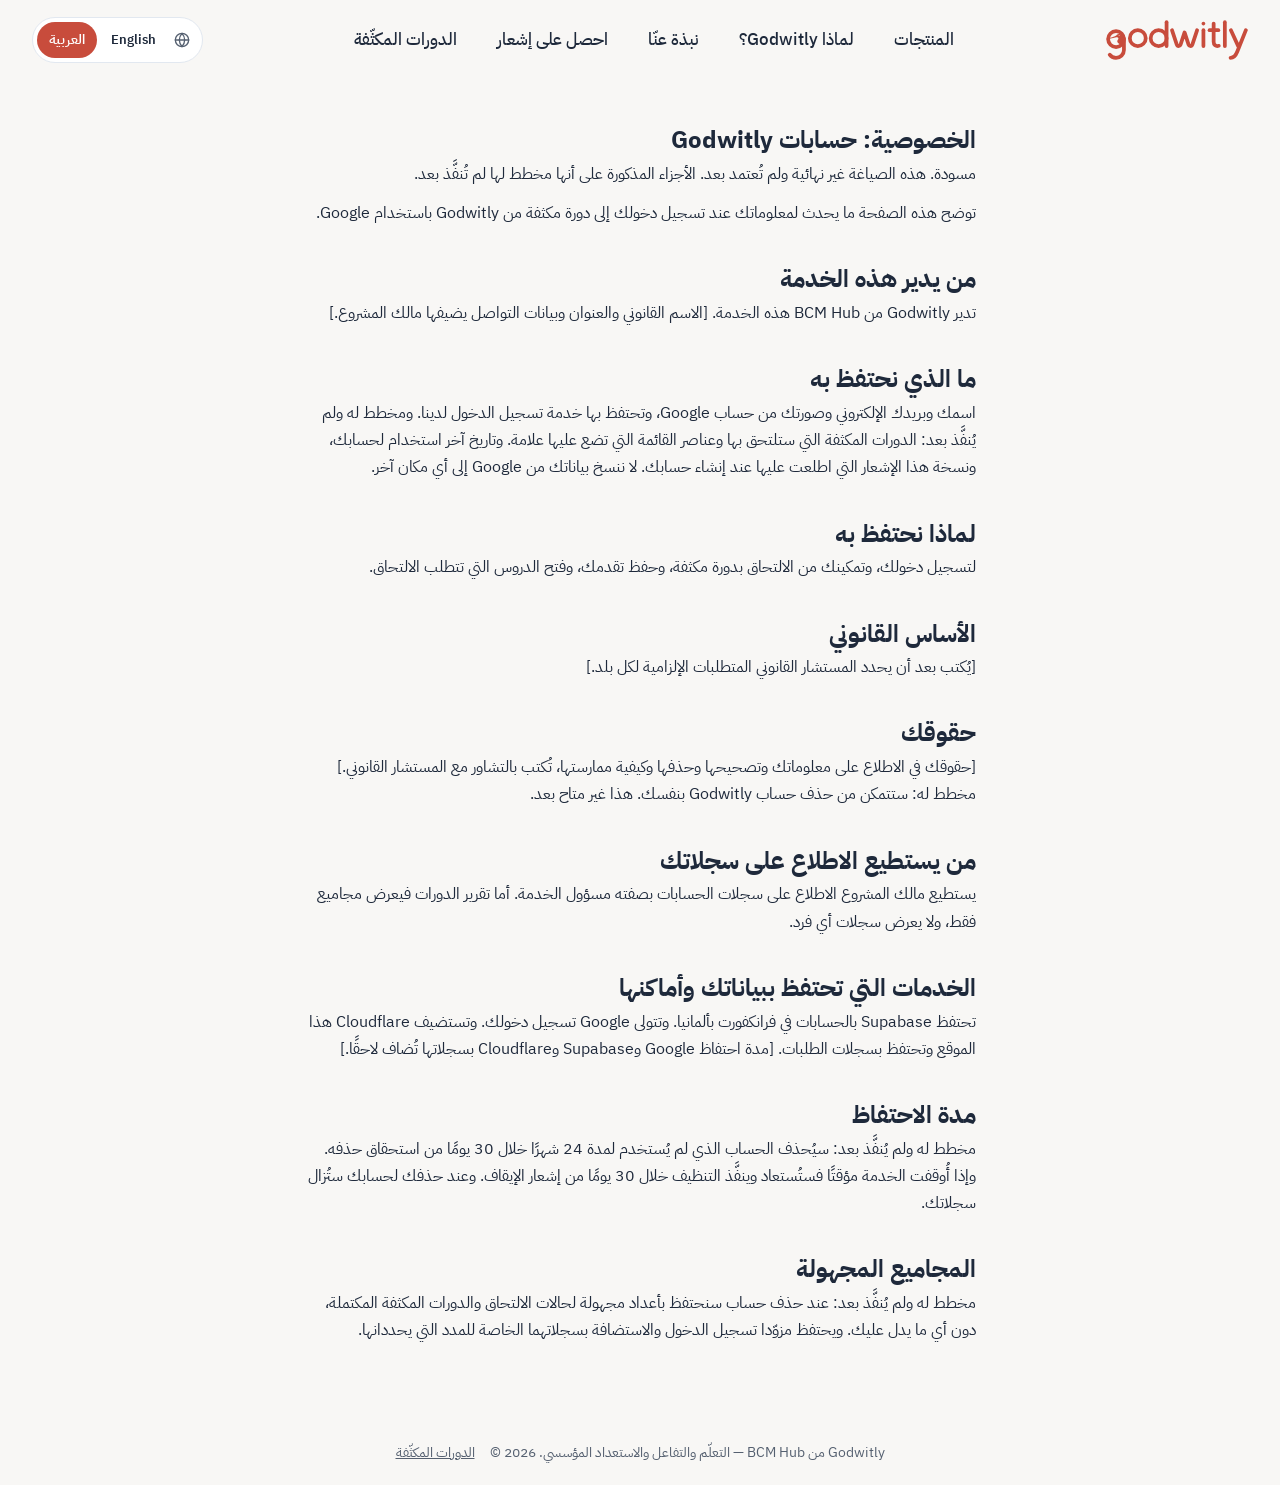
<file: crash-course/privacy/index.html>
<!doctype html>
<!--
  DRAFT privacy page for Godwitly accounts (spec #56, story 70, ticket #58).
  The wording is NOT approved: the PO approves it before release (AGENTS.md, Boundaries),
  and counsel must name the legal requirements first (spec #56, "Launch condition").
  Placeholders in [square brackets] are decisions that are not made yet.
  The page is noindex while it is a draft and loads no sign-in code.
-->
<html lang="en" dir="ltr">
  <head>
    <meta charset="utf-8" />
    <meta name="viewport" content="width=device-width, initial-scale=1" />
    <title data-i18n="privacy.metaTitle">Privacy: Godwitly accounts — Godwitly</title>
    <meta
      name="description"
      data-i18n-content="privacy.metaDescription"
      content="What Godwitly keeps when you sign in to a Crash course, why, for how long, and how to use your rights."
    />
    <meta name="robots" content="noindex" />
    <link rel="icon" href="../../assets/images/favicon.svg" type="image/svg+xml" />

    <!-- Fonts: the same as the landing page -->
    <link rel="preconnect" href="https://fonts.googleapis.com" />
    <link rel="preconnect" href="https://fonts.gstatic.com" crossorigin />
    <link
      rel="stylesheet"
      href="https://fonts.googleapis.com/css2?family=Inter:wght@400;500;600;700&family=Rubik:wght@500;600;700&family=Cairo:wght@600;700;800&family=IBM+Plex+Sans+Arabic:wght@400;500;600;700&display=swap"
    />

    <link rel="stylesheet" href="../../css/styles.css" />
    <link rel="stylesheet" href="../../css/course.css" />
  </head>

  <body id="top">
    <svg class="icon-sprite" aria-hidden="true" focusable="false">
      <symbol id="icon-menu" viewBox="0 0 24 24"><path d="M4 6h16" /><path d="M4 12h16" /><path d="M4 18h16" /></symbol>
      <symbol id="icon-close" viewBox="0 0 24 24"><path d="M18 6 6 18" /><path d="m6 6 12 12" /></symbol>
      <symbol id="icon-globe" viewBox="0 0 24 24"><circle cx="12" cy="12" r="10" /><path d="M2 12h20" /><path d="M12 2a15.3 15.3 0 0 1 4 10 15.3 15.3 0 0 1-4 10 15.3 15.3 0 0 1-4-10 15.3 15.3 0 0 1 4-10z" /></symbol>
    </svg>

    <a class="skip-link" href="#main" data-i18n="a11y.skip">Skip to main content</a>

    <!-- ===================== HEADER ===================== -->
    <header class="site-header container">
      <a href="../../index.html" class="logo-link" data-i18n-aria-label="a11y.home" aria-label="Godwitly home">
        <img src="../../assets/images/godwitly-wordmark.svg" alt="Godwitly" class="logo" width="140" height="40" />
      </a>

      <nav class="main-nav" data-i18n-aria-label="a11y.mainNav" aria-label="Main">
        <a href="../../index.html#products" data-i18n="nav.products">Products</a>
        <a href="../../index.html#why-godwitly" data-i18n="nav.why">Why Godwitly</a>
        <a href="../../index.html#about" data-i18n="nav.about">About</a>
        <a href="../../index.html#contact" data-i18n="nav.contact">Get notified</a>
        <a href="../index.html" data-course-link data-i18n="nav.crashCourses">Crash Courses</a>
      </nav>

      <div class="header-actions">
        <div class="lang-switch" role="group" data-i18n-aria-label="a11y.language" aria-label="Choose language">
          <svg class="icon lang-switch__globe" aria-hidden="true"><use href="#icon-globe"></use></svg>
          <button type="button" class="lang-switch__btn" data-lang="en" lang="en" aria-pressed="true">English</button>
          <button type="button" class="lang-switch__btn" data-lang="ar" lang="ar" aria-pressed="false">العربية</button>
        </div>

        <button
          type="button"
          class="menu-button"
          aria-expanded="false"
          aria-controls="mobile-menu"
          data-i18n-aria-label="a11y.menuOpen"
          aria-label="Open menu"
        >
          <svg class="icon icon--lg menu-button__open" aria-hidden="true"><use href="#icon-menu"></use></svg>
          <svg class="icon icon--lg menu-button__close" aria-hidden="true"><use href="#icon-close"></use></svg>
        </button>
      </div>

      <div id="mobile-menu" class="mobile-menu" hidden>
        <nav data-i18n-aria-label="a11y.mainNav" aria-label="Main">
          <a href="../../index.html#products" data-i18n="nav.products">Products</a>
          <a href="../../index.html#why-godwitly" data-i18n="nav.why">Why Godwitly</a>
          <a href="../../index.html#about" data-i18n="nav.about">About</a>
          <a href="../../index.html#contact" data-i18n="nav.contact">Get notified</a>
          <a href="../index.html" data-course-link data-i18n="nav.crashCourses">Crash Courses</a>
        </nav>
      </div>
    </header>

    <main id="main" tabindex="-1">
      <section class="container privacy">
        <h1 data-i18n="privacy.title">Privacy: Godwitly accounts</h1>
        <p data-i18n="privacy.draft">Draft. This wording is not final and has not been approved. Parts marked as planned are not built yet.</p>
        <p data-i18n="privacy.intro">This page explains what happens to your information when you sign in to a Godwitly Crash course with Google.</p>
        <h2 data-i18n="privacy.who.title">Who runs this</h2>
        <p data-i18n="privacy.who.body">Godwitly, by BCM Hub, runs this service. [Legal name, address and contact to be added by the Project owner.]</p>
        <h2 data-i18n="privacy.what.title">What we keep</h2>
        <p data-i18n="privacy.what.body">Your Google name, email address and picture, held by our sign-in service. Planned, not built yet: the Crash courses you enrol in and the checklist items you tick. The date you last used your account, and the version of this notice you saw when your account was created. We do not copy your Google details anywhere else.</p>
        <h2 data-i18n="privacy.why.title">Why we keep it</h2>
        <p data-i18n="privacy.why.body">To sign you in, to let you enrol in a Crash course, to save your progress, and to let you open Lessons that need enrolment.</p>
        <h2 data-i18n="privacy.basis.title">Legal basis</h2>
        <p data-i18n="privacy.basis.body">[To be written once counsel has named the legal requirements for each country.]</p>
        <h2 data-i18n="privacy.rights.title">Your rights</h2>
        <p data-i18n="privacy.rights.body">[Your rights to see, correct and delete your information, and how to use them, to be written with counsel.] Planned: you will be able to delete your Godwitly account yourself. This is not available yet.</p>
        <h2 data-i18n="privacy.owner.title">Who can see your records</h2>
        <p data-i18n="privacy.owner.body">The Project owner can see account records as the administrator of the service. The Course report shows only totals, never an individual's records.</p>
        <h2 data-i18n="privacy.services.title">Services that hold your data, and where</h2>
        <p data-i18n="privacy.services.body">Supabase holds accounts, in Frankfurt, Germany. Google signs you in. Cloudflare hosts this website and keeps request logs. [How long Google, Supabase and Cloudflare keep their own logs to be added.]</p>
        <h2 data-i18n="privacy.retention.title">How long we keep it</h2>
        <p data-i18n="privacy.retention.body">Planned, not built yet: an account that has not been used for 24 months will be deleted, within 30 days of becoming eligible. If the service is paused, it will be restored and cleaned up within 30 days of the pause notice. When you delete your account, your records will be removed.</p>
        <h2 data-i18n="privacy.totals.title">Anonymous totals</h2>
        <p data-i18n="privacy.totals.body">Planned, not built yet: when an account is deleted, we will keep anonymous counts of enrolments and completed Crash courses, with nothing that identifies you. Our sign-in and hosting providers keep their own logs for their own periods.</p>
      </section>
    </main>

    <!-- ===================== FOOTER ===================== -->
    <footer class="site-footer">
      <p class="container">
        <span data-i18n="footer.text">Godwitly by BCM Hub — learning, engagement and organisational preparedness.</span>
        <span dir="ltr">© <span id="year">2026</span></span>
        <a href="../index.html" data-course-link class="site-footer__link" data-i18n="nav.crashCourses">Crash Courses</a>
      </p>
    </footer>

    <!-- translations.js must load first, then the language rule, then the progress rule, then the page script -->
    <script src="../../js/translations.js"></script>
    <script src="../../js/course-language.js"></script>
    <script src="../../js/course-progress.js"></script>
    <script src="../../js/course.js"></script>
  </body>
</html>
</file>
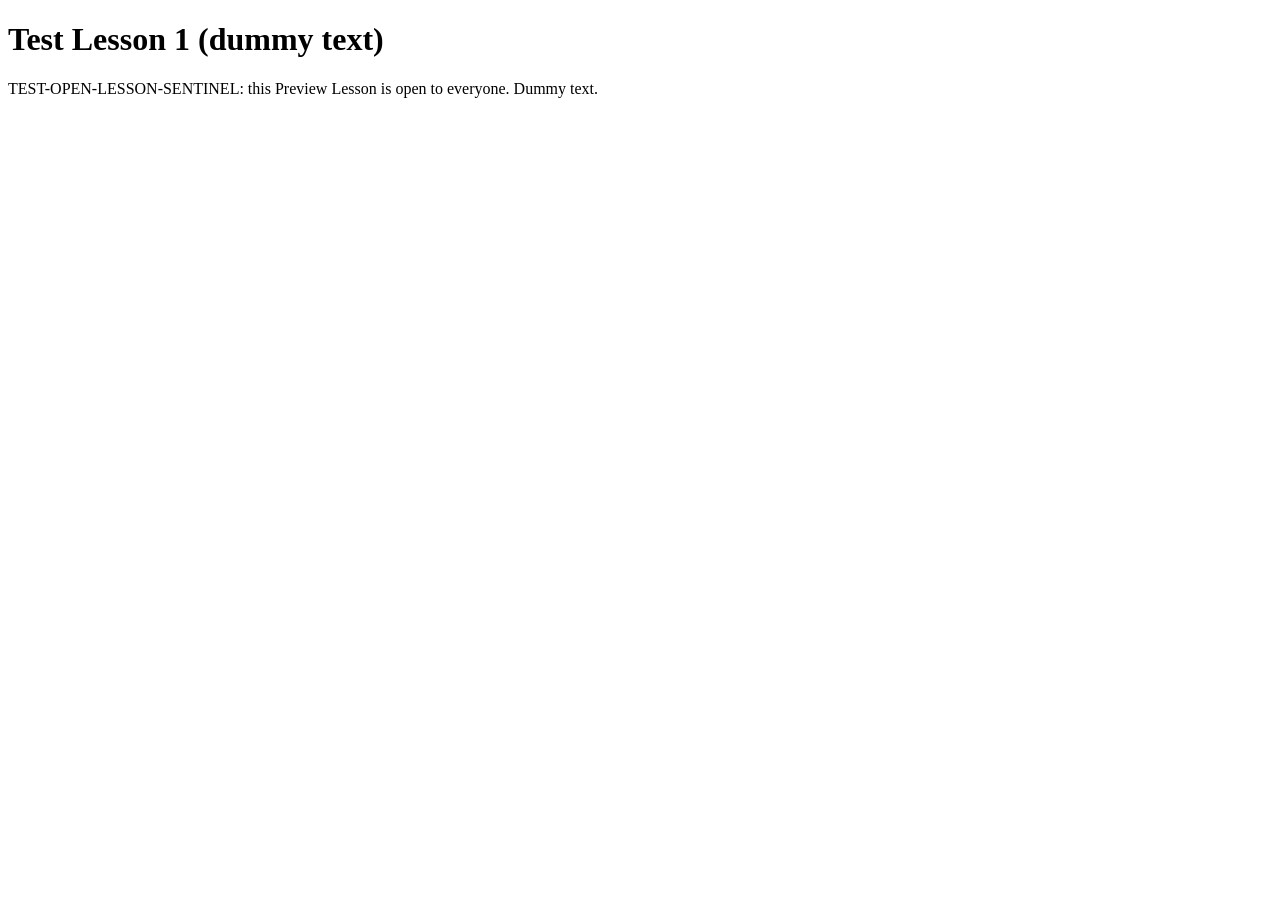
<file: test-course/lesson-1/index.html>
<!doctype html>
<!-- TEST CRASH COURSE (spec #56, ticket #59): dummy text only, for proving the lock on the Pages preview. Never deployed to production. -->
<html lang="en" dir="ltr">
  <head>
    <meta charset="utf-8" />
    <meta name="viewport" content="width=device-width, initial-scale=1" />
    <title>Test Lesson 1 (dummy text)</title>
    <meta name="robots" content="noindex" />
  </head>
  <body>
    <main>
      <h1>Test Lesson 1 (dummy text)</h1>
      <p>TEST-OPEN-LESSON-SENTINEL: this Preview Lesson is open to everyone. Dummy text.</p>
    </main>
  </body>
</html>
</file>
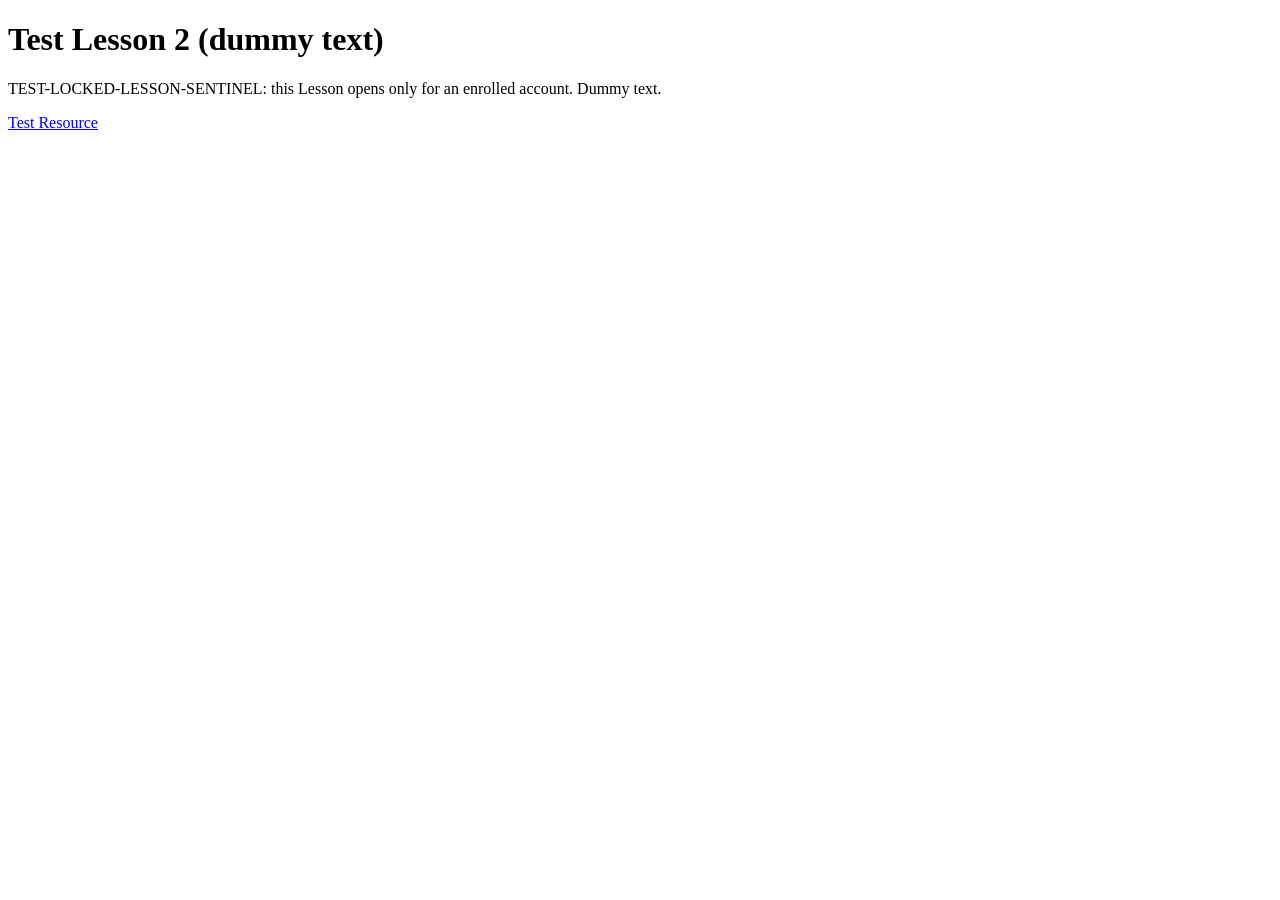
<file: test-course/lesson-2/index.html>
<!doctype html>
<!-- TEST CRASH COURSE (spec #56, ticket #59): dummy text only, for proving the lock on the Pages preview. Never deployed to production. -->
<html lang="en" dir="ltr">
  <head>
    <meta charset="utf-8" />
    <meta name="viewport" content="width=device-width, initial-scale=1" />
    <title>Test Lesson 2 (dummy text)</title>
    <meta name="robots" content="noindex" />
  </head>
  <body>
    <main>
      <h1>Test Lesson 2 (dummy text)</h1>
      <p>TEST-LOCKED-LESSON-SENTINEL: this Lesson opens only for an enrolled account. Dummy text.</p>
      <p><a href="resources/notes.txt">Test Resource</a></p>
    </main>
  </body>
</html>
</file>
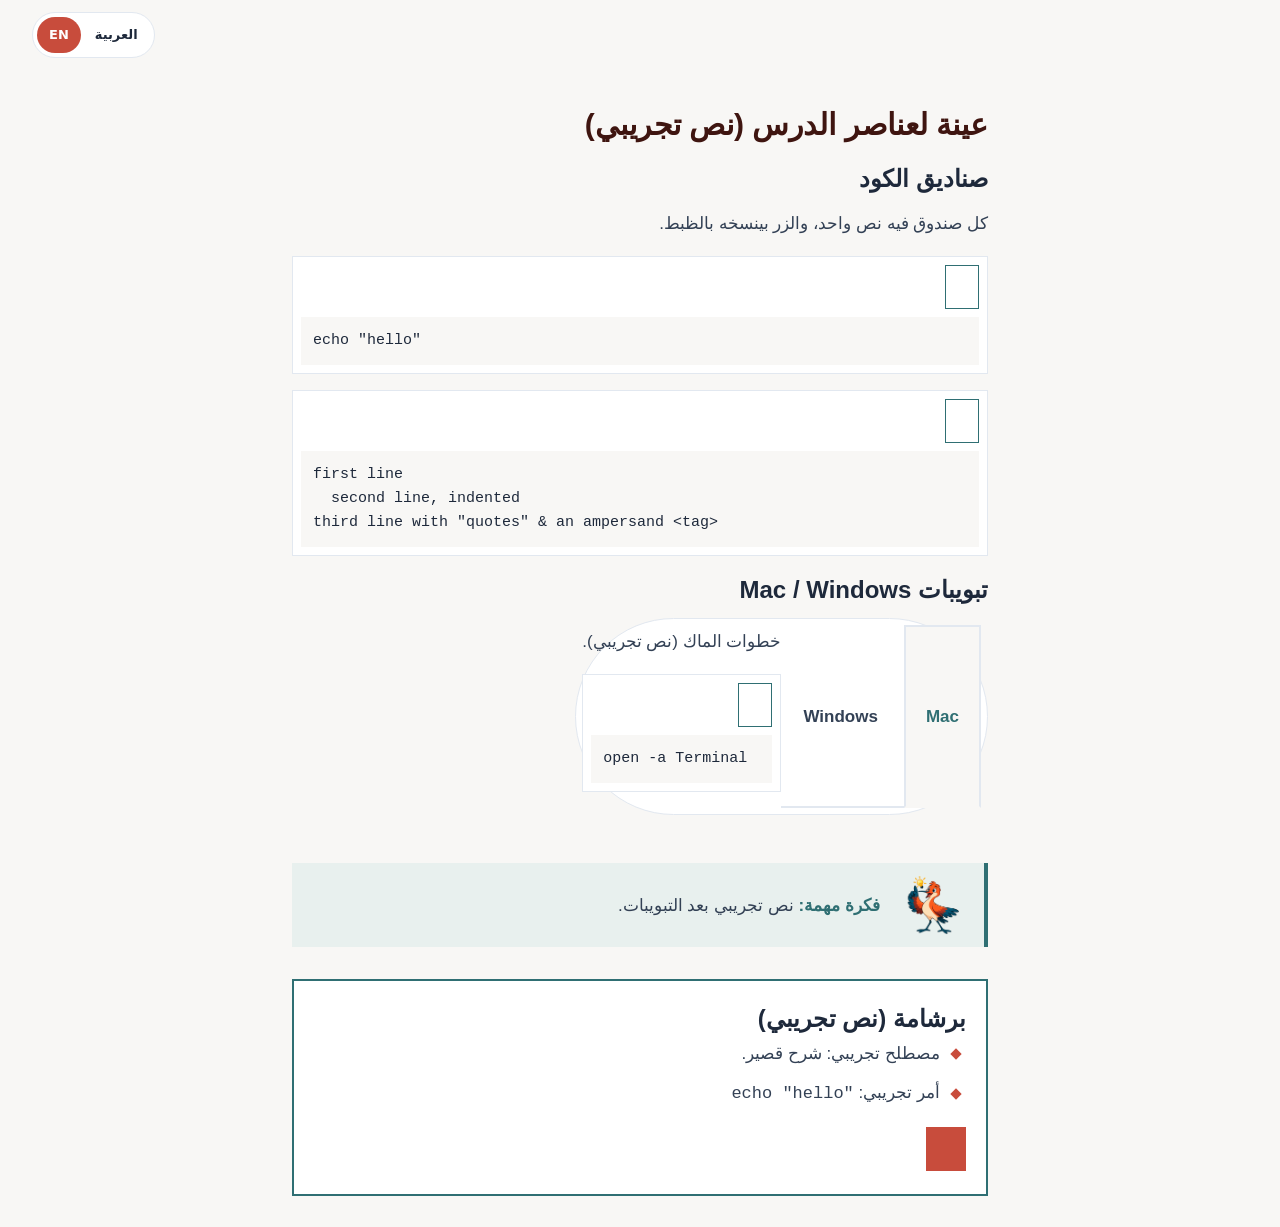
<file: tests/samples/components.html>
<!doctype html>
<!--
  DEVELOPMENT ONLY (spec #36, ticket #40). Never deployed: it sits in tests/, and the deploy
  command copies only the site files. Open it with `open tests/samples/components.html`, or
  over a local server (`python3 -m http.server 8000`, then /tests/samples/components.html), to
  check the Lesson building blocks that Lesson 1 does not use: code boxes with Copy, Mac /
  Windows tabs and the printable برشامة. The text is placeholder text, not course content.
  The stub header only gives js/course.js the elements it expects.
-->
<html lang="en" dir="ltr">
  <head>
    <meta charset="utf-8" />
    <meta name="viewport" content="width=device-width, initial-scale=1" />
    <meta name="robots" content="noindex" />
    <title>Lesson building blocks — development sample</title>
    <link rel="stylesheet" href="../../css/styles.css" />
    <link rel="stylesheet" href="../../css/course.css" />
  </head>
  <body>
    <header style="padding: 12px var(--page-gutter)">
      <button type="button" class="menu-button" aria-expanded="false" aria-controls="mobile-menu" hidden></button>
      <div id="mobile-menu" hidden></div>
      <div class="lang-switch">
        <button type="button" class="lang-switch__btn" data-lang="en" aria-pressed="true">EN</button>
        <button type="button" class="lang-switch__btn" data-lang="ar" aria-pressed="false">العربية</button>
      </div>
    </header>

    <main id="main">
      <article class="lesson" style="max-width: 760px; margin: 0 auto; padding: 0 var(--page-gutter)">
        <div class="lesson-part" lang="ar" dir="rtl">
          <h1>عينة لعناصر الدرس (نص تجريبي)</h1>

          <h2>صناديق الكود</h2>
          <p>كل صندوق فيه نص واحد، والزر بينسخه بالظبط.</p>
          <div class="code-box">
            <pre class="code-box__code" dir="ltr" lang="en"><code>echo "hello"</code></pre>
          </div>
          <div class="code-box">
            <pre class="code-box__code" dir="ltr" lang="en"><code>first line
  second line, indented
third line with "quotes" &amp; an ampersand &lt;tag&gt;</code></pre>
          </div>

          <h2>تبويبات Mac / Windows</h2>
          <div class="tabs" data-tabs>
            <div class="tabs__panel" data-tab-label="Mac">
              <p class="tabs__title">Mac</p>
              <p>خطوات الماك (نص تجريبي).</p>
              <div class="code-box">
                <pre class="code-box__code" dir="ltr" lang="en"><code>open -a Terminal</code></pre>
              </div>
            </div>
            <div class="tabs__panel" data-tab-label="Windows">
              <p class="tabs__title">Windows</p>
              <p>خطوات ويندوز (نص تجريبي).</p>
              <div class="code-box">
                <pre class="code-box__code" dir="ltr" lang="en"><code>start powershell</code></pre>
              </div>
            </div>
          </div>

          <div class="callout callout--key" role="note">
            <img class="callout__bird" src="../../assets/images/mascot-4-lightbulb.webp" alt="" width="640" height="533" loading="lazy" />
            <p><strong class="callout__label">فكرة مهمة:</strong> نص تجريبي بعد التبويبات.</p>
          </div>

          <section class="barshama" id="cheatsheet" aria-labelledby="barshama-title">
            <h2 id="barshama-title">برشامة (نص تجريبي)</h2>
            <ul>
              <li>مصطلح تجريبي: شرح قصير.</li>
              <li>أمر تجريبي: <code dir="ltr">echo "hello"</code></li>
            </ul>
          </section>
        </div>
      </article>
    </main>

    <footer><span id="year"></span></footer>

    <script src="../../js/translations.js"></script>
    <script src="../../js/course-language.js"></script>
    <script src="../../js/course.js"></script>
  </body>
</html>
</file>
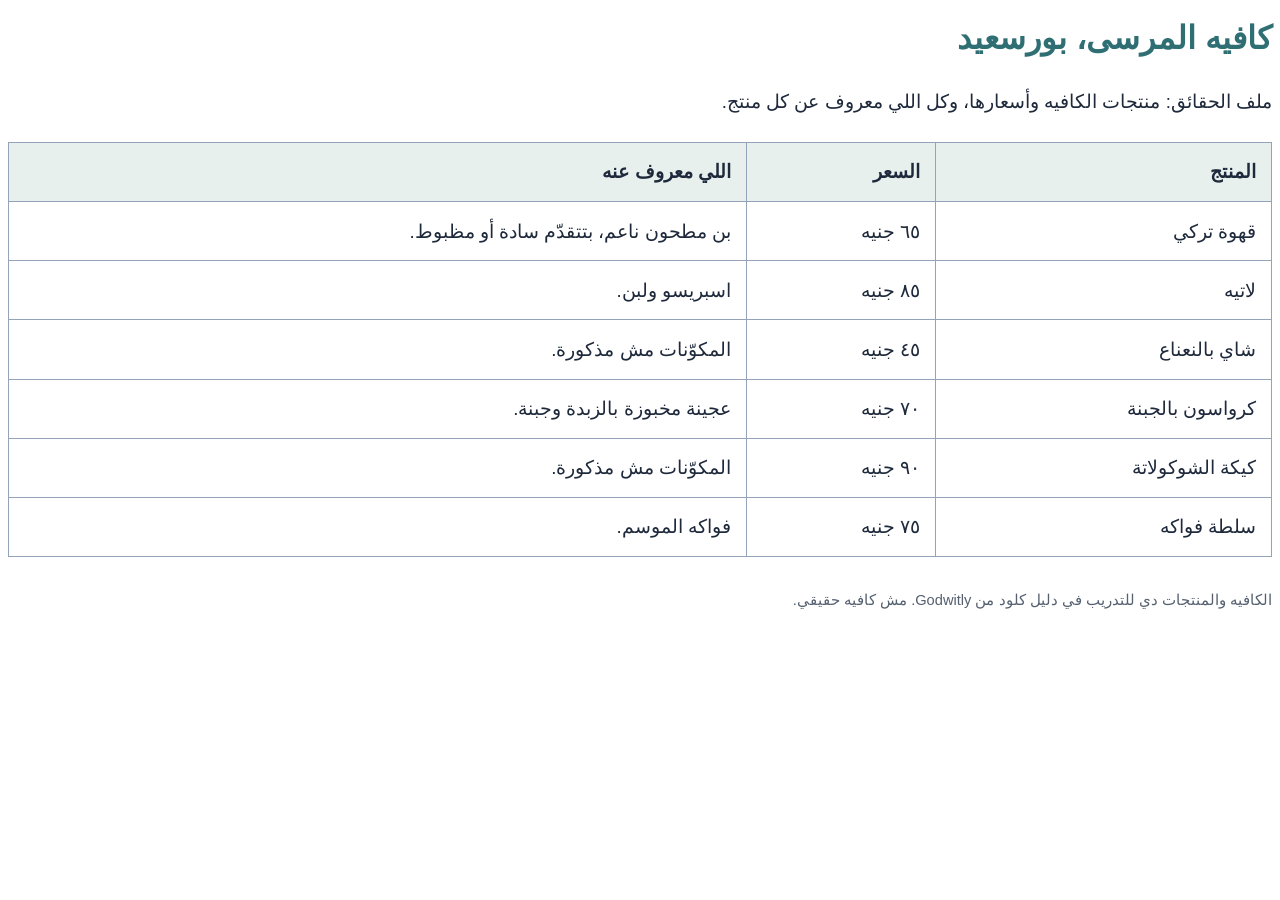
<file: docs/course/lesson-1/resources/cafe-marasy-facts.html>
<!doctype html>
<!--
  Source of crash-course/lesson-1/resources/cafe-marasy-facts.pdf (spec #52): the Sample
  business facts file. Make the PDF with headless Chrome:
  "Google Chrome" --headless=new --no-pdf-header-footer --print-to-pdf=<out>.pdf <this file>
  The café and its products are fictional.
-->
<html lang="ar" dir="rtl">
  <head>
    <meta charset="utf-8" />
    <title>ملف حقائق كافيه المرسى</title>
    <style>
      @page { size: A4; margin: 24mm 20mm; }
      body { font-family: "Geeza Pro", "Noto Sans Arabic", Tahoma, Arial, sans-serif; color: #1e293b; line-height: 1.9; font-size: 14pt; }
      h1 { color: #2f6f73; font-size: 24pt; margin: 0 0 4mm; }
      p { margin: 0 0 6mm; }
      table { width: 100%; border-collapse: collapse; }
      th, td { border: 1px solid #94a3b8; padding: 3mm 4mm; text-align: right; }
      th { background: #e8f0ee; }
      .note { color: #556070; font-size: 11pt; margin-top: 8mm; }
    </style>
  </head>
  <body>
    <h1>كافيه المرسى، بورسعيد</h1>
    <p>ملف الحقائق: منتجات الكافيه وأسعارها، وكل اللي معروف عن كل منتج.</p>
    <table>
      <thead>
        <tr><th>المنتج</th><th>السعر</th><th>اللي معروف عنه</th></tr>
      </thead>
      <tbody>
        <tr><td>قهوة تركي</td><td>٦٥ جنيه</td><td>بن مطحون ناعم، بتتقدّم سادة أو مظبوط.</td></tr>
        <tr><td>لاتيه</td><td>٨٥ جنيه</td><td>اسبريسو ولبن.</td></tr>
        <tr><td>شاي بالنعناع</td><td>٤٥ جنيه</td><td>المكوّنات مش مذكورة.</td></tr>
        <tr><td>كرواسون بالجبنة</td><td>٧٠ جنيه</td><td>عجينة مخبوزة بالزبدة وجبنة.</td></tr>
        <tr><td>كيكة الشوكولاتة</td><td>٩٠ جنيه</td><td>المكوّنات مش مذكورة.</td></tr>
        <tr><td>سلطة فواكه</td><td>٧٥ جنيه</td><td>فواكه الموسم.</td></tr>
      </tbody>
    </table>
    <p class="note">الكافيه والمنتجات دي للتدريب في دليل كلود من Godwitly. مش كافيه حقيقي.</p>
  </body>
</html>
</file>
<file: css/styles.css>
/*
  Godwitly landing page styles.

  Sections in this file:
    1. Design settings (colours, fonts, sizes) — change these first
    2. Base styles
    3. Shared pieces (container, buttons, icons, headings)
    4. Header + language switcher + mobile menu
    5. Hero
    6. Products
    7. Why Godwitly
    8. Call to action + footer
    9. Arabic / right-to-left adjustments
   10. Larger screens (tablet and desktop)

  The page is built "mobile first": the normal rules are for phones,
  and the @media rules near the end add changes for wider screens.
*/

/* ---------- 1. Design settings ---------- */
:root {
  /* Brand colours (taken from the live Godwitly site) */
  --color-brand: #c84c3c; /* terracotta: main buttons, highlights */
  --color-brand-hover: #a63d30;
  --color-brand-deep: #3f1510; /* deep maroon: big headings */
  --color-accent: #2f6f73; /* teal: the "Learn" product, focus outline */
  --color-success: #059669;
  --color-danger: #be123c; /* form error messages */

  /* Neutral colours */
  --color-page: #f8f7f5; /* warm off-white page background */
  --color-white: #ffffff;
  --color-text: #1e293b; /* main text */
  --color-text-soft: #334155; /* paragraphs */
  --color-text-muted: #556070; /* small grey text */
  --color-border: #e2e8f0;

  /* Product card backgrounds */
  --color-engage-bg: #fbeae3;
  --color-learn-bg: #e8f0ee;
  --color-resilience-bg: #f8e6e3;
  --color-icon-bg: #fbeae3;

  /* Fonts: English uses Rubik for headings and Inter for text */
  --font-heading: "Rubik", "Inter", system-ui, sans-serif;
  --font-body: "Inter", system-ui, -apple-system, "Segoe UI", sans-serif;
  /* Arabic uses Cairo for headings and IBM Plex Sans Arabic for text */
  --font-arabic-heading: "Cairo", "IBM Plex Sans Arabic", "Geeza Pro", Tahoma, sans-serif;
  --font-arabic-body: "IBM Plex Sans Arabic", "Cairo", "Geeza Pro", Tahoma, sans-serif;

  /* Sizes */
  --page-width: 1280px;
  --page-gutter: 20px;
  --header-height: 80px;
  --radius-card: 24px;
  --shadow-card: 0 12px 32px rgba(15, 23, 42, 0.12);
}

/* ---------- 2. Base styles ---------- */
*,
*::before,
*::after {
  box-sizing: border-box;
}

html {
  -webkit-text-size-adjust: 100%;
}

body {
  margin: 0;
  background: var(--color-page);
  color: var(--color-text);
  font-family: var(--font-body);
  font-size: 16px;
  line-height: 1.5;
  -webkit-font-smoothing: antialiased;
}

h1,
h2,
h3,
p,
ul {
  margin: 0;
}

ul {
  padding: 0;
  list-style: none;
}

img {
  display: block;
  max-width: 100%;
  height: auto;
}

a {
  color: inherit;
  text-decoration: none;
}

button {
  font: inherit;
  cursor: pointer;
}

/* A clear outline for keyboard users on every link and button */
:focus-visible {
  outline: 3px solid var(--color-accent);
  outline-offset: 3px;
  border-radius: 6px;
}

/* Sections that receive focus after a jump link should not show an outline */
section:focus,
footer:focus,
main:focus {
  outline: none;
}

/* Leave room for the header when jumping to a section */
section[id],
footer[id] {
  scroll-margin-top: 16px;
}

.skip-link {
  position: absolute;
  inset-inline-start: 16px;
  top: -100px;
  z-index: 100;
  padding: 10px 16px;
  border-radius: 999px;
  background: var(--color-brand-deep);
  color: var(--color-white);
  font-weight: 600;
}

.skip-link:focus {
  top: 16px;
}

/* Anything marked hidden stays hidden, even if a class gives it a display style */
[hidden] {
  display: none !important;
}

/* Keep numbers like +20 10 1234 5678 on one line and in the right order */
.keep-together {
  white-space: nowrap;
  unicode-bidi: isolate;
}

/* The hidden SVG that stores all the icons */
.icon-sprite {
  display: none;
}

/* ---------- 3. Shared pieces ---------- */
.container {
  width: 100%;
  max-width: calc(var(--page-width) + 2 * var(--page-gutter));
  margin-inline: auto;
  padding-inline: var(--page-gutter);
}

.icon {
  width: 16px;
  height: 16px;
  flex-shrink: 0;
  fill: none;
  stroke: currentColor;
  stroke-width: 2;
  stroke-linecap: round;
  stroke-linejoin: round;
}

.icon--lg {
  width: 24px;
  height: 24px;
}

.text-brand {
  color: var(--color-brand);
}

.eyebrow {
  color: var(--color-brand);
  font-size: 12px;
  font-weight: 600;
  letter-spacing: 0.14em;
  text-transform: uppercase;
}

.section {
  padding-block: 64px;
}

.section-title {
  margin-top: 8px;
  color: var(--color-text);
  font-family: var(--font-heading);
  font-size: 30px;
  font-weight: 700;
  line-height: 1.2;
}

/* Each heading line sits on its own row on desktop and flows on phones */
.section-title span {
  display: inline;
}

/* Pill-shaped buttons (they are links that scroll to sections) */
.pill {
  display: inline-flex;
  align-items: center;
  justify-content: center;
  gap: 8px;
  padding: 12px 24px;
  border: 1px solid transparent;
  border-radius: 999px;
  font-size: 14px;
  font-weight: 600;
  transition: background-color 0.2s, color 0.2s;
}

.pill--primary {
  background: var(--color-brand);
  color: var(--color-white);
}

.pill--primary:hover {
  background: var(--color-brand-hover);
}

.pill--outline {
  border-color: var(--color-brand);
  background: rgba(255, 255, 255, 0.8);
  color: var(--color-brand-deep);
}

.pill--outline:hover {
  background: var(--color-white);
}

.pill--large {
  padding: 14px 28px;
  font-size: 16px;
}

.button-row {
  display: flex;
  flex-direction: column;
  align-items: flex-start;
  gap: 12px;
  margin-top: 28px;
}

/* ---------- 4. Header ---------- */
.site-header {
  position: relative;
  z-index: 20;
  display: flex;
  align-items: center;
  justify-content: space-between;
  gap: 8px;
  min-height: var(--header-height);
}

.logo-link {
  display: inline-block;
  flex-shrink: 0;
}

.logo {
  width: auto;
  height: 28px;
}

.main-nav {
  display: none; /* shown on desktop, see section 10 */
}

.main-nav a,
.mobile-menu a {
  border-radius: 4px;
  color: var(--color-text);
  font-size: 14px;
  font-weight: 500;
  transition: color 0.2s;
}

.main-nav a:hover,
.mobile-menu a:hover {
  color: var(--color-brand);
}

.header-actions {
  display: flex;
  align-items: center;
  gap: 4px;
}

/* Language switcher */
.lang-switch {
  display: inline-flex;
  align-items: center;
  gap: 2px;
  padding: 4px;
  border: 1px solid var(--color-border);
  border-radius: 999px;
  background: var(--color-white);
}

.lang-switch__globe {
  display: none;
  margin-inline: 8px 4px;
  color: var(--color-text-muted);
}

.lang-switch__btn {
  min-height: 36px;
  padding: 6px 8px;
  border: 0;
  border-radius: 999px;
  background: transparent;
  color: var(--color-text);
  font-size: 13px;
  font-weight: 600;
  transition: background-color 0.2s, color 0.2s;
}

.lang-switch__btn:lang(ar) {
  font-family: var(--font-arabic-body);
  font-size: 14px;
}

.lang-switch__btn:hover {
  background: #f1f5f9;
}

.lang-switch__btn[aria-pressed="true"] {
  background: var(--color-brand);
  color: var(--color-white);
}

/* Mobile menu button (hamburger) */
.menu-button {
  display: inline-flex;
  padding: 6px;
  border: 0;
  border-radius: 8px;
  background: transparent;
  color: var(--color-text);
}

.menu-button__close,
.menu-button[aria-expanded="true"] .menu-button__open {
  display: none;
}

.menu-button[aria-expanded="true"] .menu-button__close {
  display: block;
}

.mobile-menu {
  position: absolute;
  top: 100%;
  inset-inline: var(--page-gutter);
  padding: 20px;
  border-radius: 16px;
  background: var(--color-white);
  box-shadow: 0 16px 40px rgba(15, 23, 42, 0.16);
}

.mobile-menu nav {
  display: flex;
  flex-direction: column;
  gap: 16px;
}

.mobile-menu[hidden] {
  display: none;
}

/* ---------- 5. Hero ---------- */
.hero {
  position: relative;
  display: flex;
  flex-direction: column;
  min-height: calc(100svh - var(--header-height));
  overflow: hidden;
}

.hero__background {
  position: absolute;
  inset: 0;
  width: 100%;
  height: 100%;
  object-fit: cover;
  object-position: bottom;
}

.hero__flock {
  position: absolute;
  top: 8px;
  inset-inline-end: 16px;
  width: 96px;
}

.hero__grid {
  position: relative;
  display: grid;
  flex: 1;
  align-items: center;
  gap: 32px;
  padding-block: 48px 40px;
}

.hero__title {
  color: var(--color-brand-deep);
  font-family: var(--font-heading);
  font-size: clamp(30px, 9.3vw, 38px); /* grows with the screen, between 30px and 38px */
  font-weight: 700;
  line-height: 1.08;
}

.hero__title span {
  display: block;
}

.hero__intro {
  max-width: 28rem;
  margin-top: 20px;
  color: var(--color-text-soft);
  line-height: 1.65;
}

.hero__devices {
  width: 100%;
  max-width: 800px;
  align-self: end;
  justify-self: end;
}

/* ---------- 6. Products ---------- */
.section-head {
  display: flex;
  flex-direction: column;
  gap: 16px;
  margin-bottom: 32px;
}

.section-head__text {
  max-width: 24rem;
  color: var(--color-text-muted);
  font-size: 15px;
  line-height: 1.65;
}

.tabs-row {
  display: none; /* tabs only appear on desktop */
}

.product-panels {
  display: grid;
  gap: 20px;
}

.product {
  padding: 24px;
  border-radius: var(--radius-card);
}

/* Colours for each product card */
.product--engage {
  --product-bg: var(--color-engage-bg);
  --product-color: var(--color-brand);
  --product-small-text: var(--color-brand-hover); /* a bit darker so small text is easy to read */
}

.product--learn {
  --product-bg: var(--color-learn-bg);
  --product-color: var(--color-accent);
  --product-small-text: var(--color-accent);
}

.product--resilience {
  --product-bg: var(--color-resilience-bg);
  --product-color: var(--color-brand-deep);
  --product-small-text: var(--color-brand-deep);
}

.product {
  background: var(--product-bg);
}

.product__eyebrow {
  color: var(--product-small-text);
}

.product__name {
  margin-top: 4px;
  color: var(--product-color);
  font-family: var(--font-heading);
  font-size: 30px;
  font-weight: 700;
  line-height: 1.2;
}

.product__blurb {
  margin-top: 12px;
  color: var(--color-text-soft);
  font-size: 15px;
  line-height: 1.65;
}

.check-list {
  display: grid;
  gap: 8px;
  margin-top: 16px;
}

.check-list li {
  display: flex;
  align-items: center;
  gap: 10px;
  color: var(--color-text-soft);
  font-size: 14px;
}

.check-list .icon {
  color: var(--product-small-text);
}

.product__media {
  position: relative;
  margin-top: 24px;
}

.product__media img {
  width: 100%;
  max-width: 28rem;
  margin-inline: auto;
}

/* Little app cards that float over each picture (desktop only) */
.ui-card {
  display: none;
  padding: 16px;
  border-radius: 16px;
  background: var(--color-white);
  box-shadow: var(--shadow-card);
}

.ui-card__title {
  color: var(--color-text);
  font-size: 14px;
  font-weight: 600;
}

.ui-card__muted {
  color: var(--color-text-muted);
  font-size: 11px;
  line-height: 1.4;
}

.ui-card--results {
  width: 232px;
}

.ui-card--readiness,
.ui-card--team {
  width: 272px;
}

.bars {
  display: grid;
  gap: 6px;
  margin-top: 8px;
}

.bars li {
  display: flex;
  align-items: center;
  gap: 8px;
  font-size: 11px;
}

.bars__label {
  width: 12px;
  color: var(--color-text-muted);
  font-weight: 500;
}

.bars__track {
  flex: 1;
  height: 6px;
  border-radius: 999px;
  background: #f1f5f9;
}

.bars__track span {
  display: block;
  height: 6px;
  border-radius: 999px;
  background: var(--color-brand);
}

.bars__pct {
  width: 28px;
  color: #475569;
  text-align: end;
}

.bars .is-correct .bars__label {
  color: var(--color-success);
}

.bars .is-correct .bars__track span {
  background: var(--color-success);
}

.readiness,
.team {
  display: flex;
  align-items: center;
  gap: 12px;
}

.donut {
  width: 44px;
  height: 44px;
  flex-shrink: 0;
  transform: rotate(-90deg);
}

.donut circle {
  fill: none;
  stroke-width: 5;
}

.donut__track {
  stroke: #e2e8f0;
}

.donut__fill {
  stroke: var(--color-accent);
  stroke-linecap: round;
  /* 75% of the circle: circumference is 2 × π × 18 ≈ 113 */
  stroke-dasharray: 84.8 113;
}

.steps {
  display: flex;
  align-items: center;
  gap: 12px;
  margin-top: 12px;
  color: #334155;
  font-size: 11px;
}

.steps li {
  display: flex;
  align-items: center;
  gap: 4px;
}

.step {
  display: inline-flex;
  align-items: center;
  justify-content: center;
  width: 16px;
  height: 16px;
  border: 2px solid #cbd5e1;
  border-radius: 50%;
}

.step--done {
  border: 0;
  background: var(--color-accent);
  color: var(--color-white);
}

.step--done .icon {
  width: 10px;
  height: 10px;
  stroke-width: 3;
}

.step--current {
  border: 4px solid var(--color-accent);
}

.team__avatar {
  display: flex;
  align-items: center;
  justify-content: center;
  width: 36px;
  height: 36px;
  flex-shrink: 0;
  border-radius: 50%;
  background: var(--color-brand-deep);
  color: var(--color-white);
  font-size: 12px;
  font-weight: 600;
}

.submitted {
  display: flex;
  align-items: center;
  gap: 6px;
  margin-top: 12px;
  padding: 8px 12px;
  border-radius: 8px;
  background: #ecfdf5;
  color: #065f46;
  font-size: 12px;
  font-weight: 500;
}

/* ---------- 7. Why Godwitly ---------- */
.why__grid {
  display: grid;
  gap: 40px;
}

.benefits {
  display: grid;
  grid-template-columns: repeat(2, minmax(0, 1fr));
  gap: 32px 24px;
}

.benefit__icon {
  display: flex;
  align-items: center;
  justify-content: center;
  width: 48px;
  height: 48px;
  border-radius: 50%;
  background: var(--color-icon-bg);
  color: var(--color-brand);
}

.benefit__icon .icon {
  width: 24px;
  height: 24px;
  stroke-width: 1.75;
}

.benefits h3 {
  margin-top: 12px;
  color: var(--color-text);
  font-size: 15px;
  font-weight: 600;
}

.benefits p {
  margin-top: 6px;
  color: var(--color-text-muted);
  font-size: 14px;
  line-height: 1.65;
}

/* ---------- 8. Call to action + footer ---------- */
.cta {
  position: relative;
  overflow: hidden;
}

.cta__background {
  position: absolute;
  inset: 0;
  width: 100%;
  height: 100%;
  object-fit: cover;
  object-position: bottom;
}

.cta__content {
  position: relative;
  display: flex;
  flex-direction: column;
  align-items: center;
  max-width: 42rem;
  margin-inline: auto;
  padding: 64px 20px 144px;
  text-align: center;
}

.cta__title {
  color: var(--color-brand-deep);
  font-family: var(--font-heading);
  font-size: 30px;
  font-weight: 700;
  line-height: 1.2;
}

.cta__content p {
  margin-top: 12px;
  color: var(--color-text-soft);
}

.cta__content .pill {
  margin-top: 24px;
}

.site-footer {
  display: flex;
  align-items: center;
  min-height: 64px;
  padding-block: 16px;
}

.site-footer p {
  color: var(--color-text-muted);
  font-size: 12px;
  text-align: center;
}

.site-footer__link {
  margin-inline-start: 12px;
  text-decoration: underline;
}

.site-footer__link:hover {
  color: var(--color-brand);
}

/* ---------- 8b. Contact form ---------- */
.notify-form,
.form-success {
  width: 100%;
  max-width: 640px;
  margin-top: 28px;
  padding: 24px;
  border-radius: var(--radius-card);
  background: var(--color-white);
  box-shadow: var(--shadow-card);
  text-align: start; /* the section is centered; the form reads normally */
}

.form-grid {
  display: grid;
  gap: 16px;
}

.field label {
  display: block;
  margin-bottom: 6px;
  color: var(--color-text);
  font-size: 14px;
  font-weight: 600;
}

.field input,
.field textarea {
  width: 100%;
  padding: 12px 14px;
  border: 1px solid #cbd5e1;
  border-radius: 12px;
  background: var(--color-white);
  color: var(--color-text);
  font: inherit;
  font-size: 16px; /* 16px stops phones from zooming in when you tap a field */
}

.field textarea {
  min-height: 112px;
  resize: vertical;
}

.field input:focus-visible,
.field textarea:focus-visible {
  border-color: var(--color-accent);
  border-radius: 12px;
  outline-offset: 1px;
}

/* Red border on fields with a problem */
.field [aria-invalid="true"] {
  border-color: var(--color-danger);
}

.field__hint {
  margin-top: 6px;
  color: var(--color-text-muted);
  font-size: 13px;
}

/* Characters-left counter under the Message box: at the end of the line, red once over */
.field__count {
  text-align: end;
}

.field__count.is-over {
  color: var(--color-danger);
  font-weight: 500;
}

.field__error {
  margin-top: 6px;
  color: var(--color-danger);
  font-size: 13px;
  font-weight: 500;
}

.field--check {
  display: flex;
  align-items: flex-start;
  gap: 10px;
  margin-top: 20px;
}

.field--check input {
  width: 20px;
  height: 20px;
  margin: 2px 0 0;
  flex-shrink: 0;
  accent-color: var(--color-brand);
}

.field--check label {
  margin: 0;
  font-weight: 500;
}

.field__error--check {
  margin-inline-start: 30px;
}

/* Read by screen readers, not shown on screen */
.visually-hidden {
  position: absolute;
  width: 1px;
  height: 1px;
  overflow: hidden;
  clip-path: inset(50%);
  white-space: nowrap;
}

/* Hidden from people; only bots fill it in */
.form-honeypot {
  position: absolute;
  width: 1px;
  height: 1px;
  overflow: hidden;
  clip-path: inset(50%);
  white-space: nowrap;
}

.form-submit {
  width: 100%;
  margin-top: 20px;
  border: 0;
}

.form-submit:disabled {
  opacity: 0.7;
  cursor: wait;
}

.form-status {
  margin-top: 12px;
  text-align: center;
}

.form-status__text {
  color: var(--color-text-muted);
  font-size: 14px;
}

.form-status.is-error .form-status__text {
  color: var(--color-danger);
}

.form-retry {
  margin-top: 10px;
}

/* Thank-you box shown after sending */
.form-success {
  text-align: center;
}

.form-success:focus {
  outline: none;
}

.form-success__icon {
  display: inline-flex;
  align-items: center;
  justify-content: center;
  width: 56px;
  height: 56px;
  border-radius: 50%;
  background: #ecfdf5;
  color: var(--color-success);
}

.form-success__icon .icon {
  width: 28px;
  height: 28px;
  stroke-width: 2.5;
}

.form-success h3 {
  margin-top: 12px;
  color: var(--color-brand-deep);
  font-family: var(--font-heading);
  font-size: 22px;
}

.form-success p {
  margin-top: 6px;
  color: var(--color-text-soft);
}

/* ---------- 9. Arabic / right-to-left adjustments ---------- */
/* The browser already flips the layout when <html dir="rtl">.
   These rules handle the details it cannot guess. */
html[lang="ar"] body {
  font-family: var(--font-arabic-body);
  line-height: 1.7;
}

html[lang="ar"] .hero__title,
html[lang="ar"] .section-title,
html[lang="ar"] .product__name,
html[lang="ar"] .cta__title {
  font-family: var(--font-arabic-heading);
  font-weight: 800;
  line-height: 1.4; /* Arabic letters need more vertical room */
}

/* Arabic has no capital letters, and letter-spacing breaks joined letters */
html[lang="ar"] .eyebrow {
  font-size: 15px;
  letter-spacing: 0;
  text-transform: none;
}

/* Arabic text sizes.
   Arabic letters look smaller than English letters at the same pixel size,
   so every Arabic text size is 2–3px bigger than its English version.
   To make all Arabic text bigger or smaller, change the numbers here. */
html[lang="ar"] .main-nav a {
  font-size: 17px;
}

html[lang="ar"] .mobile-menu a {
  font-size: 18px;
}

html[lang="ar"] .pill,
html[lang="ar"] .check-list li,
html[lang="ar"] .benefits p {
  font-size: 16px;
}

html[lang="ar"] .product__blurb,
html[lang="ar"] .section-head__text,
html[lang="ar"] .benefits h3 {
  font-size: 17px;
}

html[lang="ar"] .hero__intro,
html[lang="ar"] .cta__content p {
  font-size: 18px;
}

html[lang="ar"] .site-footer p {
  font-size: 14px;
}

html[lang="ar"] .field label {
  font-size: 16px;
}

html[lang="ar"] .field__hint,
html[lang="ar"] .field__error,
html[lang="ar"] .form-status__text {
  font-size: 15px;
}

html[lang="ar"] .form-success h3 {
  font-family: var(--font-arabic-heading);
}

/* Email and phone are typed left-to-right, but sit on the right like the other fields */
html[dir="rtl"] .field input[dir="ltr"] {
  text-align: right;
}

/* Section text blocks get a little more width so the bigger text
   doesn't wrap into a narrow column */
html[lang="ar"] .hero__intro {
  max-width: 32rem;
}

html[lang="ar"] .section-head__text {
  max-width: 28rem;
}

/* Arabic step names are longer, so the Readiness card is a little wider */
html[lang="ar"] .ui-card--readiness {
  width: 330px;
}

html[lang="ar"] .steps li {
  white-space: nowrap;
}

html[lang="ar"] .ui-card__muted,
html[lang="ar"] .bars li,
html[lang="ar"] .steps {
  font-size: 12px;
}

/* Arrows point the way you read: right-to-left in Arabic */
[dir="rtl"] .flip-in-rtl {
  transform: scaleX(-1);
}

/* The birds fly towards the reading direction */
[dir="rtl"] .hero__flock {
  transform: scaleX(-1);
}

/* ---------- 10. Larger screens ---------- */

/* Small phones (under 400px) get a tighter header and no globe, so it fits at 320px */
@media (min-width: 400px) {
  .site-header {
    gap: 16px;
  }

  .logo {
    height: 32px;
  }

  .header-actions {
    gap: 8px;
  }

  .lang-switch__globe {
    display: block;
  }

  .lang-switch__btn {
    padding: 6px 12px;
  }

  .menu-button {
    padding: 8px;
  }
}

/* Tablets (640px and wider) */
@media (min-width: 640px) {
  :root {
    --page-gutter: 32px;
  }

  .logo {
    height: 40px;
  }

  .hero__flock {
    width: 160px;
  }

  .hero__title {
    font-size: 48px;
  }

  .button-row {
    flex-direction: row;
    flex-wrap: wrap;
  }

  .product {
    padding: 32px;
  }

  .cta__content {
    padding-bottom: 176px;
  }

  /* Two columns of fields; the message box spans both */
  .form-grid {
    grid-template-columns: 1fr 1fr;
  }

  .field--full {
    grid-column: 1 / -1;
  }

  .notify-form,
  .form-success {
    padding: 32px;
  }
}

/* Desktop (1024px and wider) */
@media (min-width: 1024px) {
  .main-nav {
    display: flex;
    gap: 40px;
  }

  .menu-button,
  .mobile-menu {
    display: none;
  }

  .hero__flock {
    top: 24px;
    inset-inline-end: 10%;
    width: 300px;
  }

  .hero__grid {
    grid-template-columns: 500px 1fr;
    padding-block: 40px 64px;
  }

  .hero__title {
    font-size: 52px;
  }

  /* Products: header + tabs + panel fill one screen */
  .products {
    display: flex;
    flex-direction: column;
    justify-content: center;
    min-height: 100svh;
    padding-block: 32px;
  }

  .section-head {
    flex-direction: row;
    align-items: flex-start;
    justify-content: space-between;
    margin-bottom: 24px;
  }

  .section-title,
  .cta__title {
    font-size: 36px;
  }

  .section-title span {
    display: block;
  }

  /* The "Why Godwitly" heading stays a little smaller, like the original */
  .why .section-title {
    font-size: 30px;
  }

  .tabs-row {
    display: flex;
    justify-content: flex-end;
    margin-bottom: 20px;
  }

  .tabs {
    display: inline-flex;
    padding: 6px;
    border: 1px solid var(--color-border);
    border-radius: 999px;
    background: var(--color-white);
  }

  .tab {
    padding: 8px 20px;
    border: 0;
    border-radius: 999px;
    background: transparent;
    color: var(--color-text);
    font-size: 14px;
    font-weight: 600;
    transition: background-color 0.2s, color 0.2s;
  }

  .tab:hover {
    background: #f1f5f9;
  }

  .tab[aria-selected="true"] {
    background: var(--color-brand);
    color: var(--color-white);
  }

  html[lang="ar"] .tab {
    font-size: 17px;
  }

  /* All panels share one spot, so the box keeps the height of the tallest one
     and the page never jumps when you switch tabs. */
  .product-panels {
    gap: 0;
  }

  .product {
    grid-area: 1 / 1;
    display: grid;
    grid-template-columns: minmax(0, 400px) 1fr;
    align-items: center;
    gap: 40px;
    padding: 40px;
    border-radius: 28px;
  }

  .product.is-hidden {
    visibility: hidden;
  }

  .product__name {
    margin-top: 8px;
    font-size: 36px;
  }

  .product__media {
    width: fit-content;
    max-width: 580px;
    margin: 0;
    margin-inline-start: auto;
  }

  .product__media img {
    width: auto;
    max-width: 100%;
    max-height: min(420px, calc(100svh - 23rem));
    margin: 0;
    margin-inline-start: auto;
  }

  .ui-card {
    position: absolute;
    bottom: -24px;
    inset-inline-end: 24px;
    display: block;
  }

  .why {
    padding-block: 96px;
  }

  .why__grid {
    grid-template-columns: 320px 1fr;
  }

  .benefits {
    grid-template-columns: repeat(4, minmax(0, 1fr));
  }

  .benefit__icon {
    width: 64px;
    height: 64px;
  }

  .benefit__icon .icon {
    width: 32px;
    height: 32px;
  }

  .cta__content {
    padding-bottom: 192px;
  }
}

/* Very wide screens: the 1280px content no longer needs side padding */
@media (min-width: 1344px) {
  :root {
    --page-gutter: 0px;
  }
}

/* People who ask their system for less motion get no animations */
@media (prefers-reduced-motion: reduce) {
  * {
    transition: none !important;
  }
}
</file>
<file: css/course.css>
/*
  Styles for the Crash course pages (spec #36). They load after css/styles.css and
  reuse its :root variables, header, buttons and footer. Nothing here is used by the
  landing page or the Sign-up dashboard.
*/

/* The hub's hero: the landing page's landscape and flock behind the title */
.course-hero {
  position: relative;
  display: flex;
  align-items: center;
  min-height: 380px;
  overflow: hidden;
}

.course-hero__content {
  position: relative;
  padding-block: 56px;
}

.course-hero__title {
  margin-top: 8px;
}

.course-hero .hero__intro,
html[lang="ar"] .course-hero .hero__intro {
  max-width: 40rem;
}

/* Small status pill, like the product tags ("Coming soon" on the Lesson cards) */
.course-badge {
  display: inline-flex;
  align-items: center;
  padding: 10px 16px;
  border-radius: 999px;
  background: var(--color-learn-bg);
  color: var(--color-accent);
  font-size: 14px;
  font-weight: 600;
}

/* The hero's two actions: the account stack (sign-in button with its notice under it) and,
   for English visitors, the soft "Open the guide in Arabic" pill */
.course-hero__actions {
  display: grid;
  grid-template-columns: auto auto;
  justify-content: start;
  align-items: start;
  gap: 12px 16px;
  margin-top: 28px;
}

/* The Arabic pill hugs its text instead of stretching across a narrow column */
.course-hero__actions .pill--soft {
  justify-self: start;
}

/* A soft pill in the colours the old "Available in Arabic" badge had */
.pill--soft {
  background: var(--color-learn-bg);
  color: var(--color-accent);
}

.pill--soft:hover {
  background: #d9e8e5;
}

/* Only English visitors see the "Open the guide in Arabic" pill */
html[lang="ar"] .course-en-only {
  display: none;
}

/* The page you are on, in the menus */
.main-nav a.is-current,
.mobile-menu a.is-current {
  color: var(--color-brand);
  font-weight: 600;
}

/* "Before you start" and who the course is for */
.course-facts {
  display: grid;
  gap: 24px;
  margin-bottom: 32px;
}

.course-facts__title {
  color: var(--color-text);
  font-family: var(--font-heading);
  font-size: 18px;
  font-weight: 700;
}

.course-facts p {
  margin-top: 8px;
  color: var(--color-text-soft);
  line-height: 1.65;
}

.costs-box {
  padding: 24px;
  border-radius: var(--radius-card);
  background: var(--color-learn-bg);
}

.costs-box__title {
  color: var(--color-accent);
  font-family: var(--font-heading);
  font-size: 22px;
  font-weight: 700;
}

.costs-box__list {
  display: grid;
  gap: 8px;
  margin-top: 12px;
  padding-inline-start: 20px;
  color: var(--color-text-soft);
  line-height: 1.65;
}

.course-checked {
  margin-top: 12px;
  color: var(--color-text-muted);
  font-size: 13px;
}

/* The two sections each have 64px padding; the second needs no extra space above */
.course-lessons {
  padding-top: 0;
}

/* The nine Lesson cards: one column on phones, three on desktop */
.lesson-list {
  display: grid;
  gap: 16px;
  margin-top: 32px;
  padding: 0;
  list-style: none;
}

.lesson-card {
  display: flex;
  align-items: flex-start;
  gap: 16px;
  padding: 20px;
  border: 1px solid var(--color-border);
  border-radius: var(--radius-card);
  background: var(--color-white);
}

/* A released Lesson: the whole card is the link */
.lesson-card--open {
  padding: 0;
}

.lesson-card__link {
  display: flex;
  flex: 1;
  align-items: flex-start;
  gap: 16px;
  padding: 20px;
  border-radius: var(--radius-card);
}

.lesson-card--open:hover {
  border-color: var(--color-accent);
  box-shadow: var(--shadow-card);
}

/* "Coming soon": greyed, and not a link */
.lesson-card--soon {
  background: var(--color-page);
  color: var(--color-text-muted);
}

.lesson-card__number {
  display: grid;
  flex: none;
  place-items: center;
  width: 40px;
  height: 40px;
  border-radius: 50%;
  background: var(--color-border);
  color: var(--color-text-soft);
  font-weight: 700;
}

.lesson-card__body {
  min-width: 0; /* lets long words such as AGENTS.md wrap instead of widening the card */
}

.lesson-card__title {
  color: var(--color-text);
  font-family: var(--font-heading);
  font-size: 16px;
  font-weight: 600;
  line-height: 1.4;
}

.lesson-card__outcome {
  margin-top: 6px;
  font-size: 14px;
  line-height: 1.6;
}

.lesson-card__meta {
  display: flex;
  flex-wrap: wrap;
  align-items: center;
  gap: 8px 12px;
  margin-top: 10px;
  font-size: 13px;
}

.course-badge--soon {
  padding: 4px 12px;
  background: var(--color-border);
  color: var(--color-text-soft);
  font-size: 12px;
}

html[lang="ar"] .lesson-card__title {
  font-family: var(--font-arabic-heading);
}

html[lang="ar"] .course-facts__title,
html[lang="ar"] .costs-box__title {
  font-family: var(--font-arabic-heading);
}

@media (min-width: 640px) {
  .course-facts,
  .lesson-list {
    grid-template-columns: repeat(2, 1fr);
  }
}

@media (min-width: 960px) {
  .lesson-list {
    grid-template-columns: repeat(3, 1fr);
  }
}

/* Wider screens: a taller hero, like the landing page's */
@media (min-width: 1024px) {
  .course-hero {
    min-height: 440px;
  }

  .course-hero__content {
    padding-block: 72px;
  }
}

/* ============ Lesson pages (ticket #39) ============ */

.course-badge--done {
  padding: 4px 12px;
  background: var(--color-learn-bg);
  color: var(--color-accent);
  font-size: 12px;
}

.course-badge--done::before {
  content: "✓ ";
}

/* Sidebar on the start side (right in Arabic, left in English): a grid flips with the page direction */
.lesson-layout {
  display: grid;
  gap: 16px;
  padding-block: 16px 64px;
}

.lesson-sidebar {
  min-width: 0;
}

.lesson {
  min-width: 0;
  max-width: 46rem;
}

/* The list of Lessons: always open on wide screens; behind a button on phones */
.lesson-nav__toggle {
  display: none;
}

.lesson-nav__list {
  display: grid;
  gap: 4px;
  padding: 0;
  list-style: none;
}

.lesson-nav__item {
  display: flex;
  flex-wrap: wrap;
  align-items: center;
  gap: 4px 10px;
  padding: 8px 10px;
  border-radius: 12px;
  color: var(--color-text-soft);
  font-size: 15px;
  line-height: 1.5;
}

.lesson-nav__item--soon {
  color: var(--color-text-muted);
}

.lesson-nav__link {
  display: flex;
  flex: 1 1 100%;
  align-items: center;
  gap: 10px;
  min-width: 0;
  color: inherit;
}

.lesson-nav__link:hover .lesson-nav__title {
  text-decoration: underline;
}

.lesson-nav__item--current {
  background: var(--color-learn-bg);
  color: var(--color-text);
  font-weight: 600;
}

.lesson-nav__number {
  display: grid;
  flex: none;
  place-items: center;
  width: 28px;
  height: 28px;
  border-radius: 50%;
  background: var(--color-border);
  color: var(--color-text-soft);
  font-size: 13px;
  font-weight: 700;
}

.lesson-nav__item--current .lesson-nav__number {
  background: var(--color-accent);
  color: var(--color-white);
}

.lesson-nav__title {
  min-width: 0;
  overflow-wrap: anywhere;
}

.lesson-nav__done {
  color: var(--color-success);
  font-weight: 700;
}

.lesson-nav__done[hidden] {
  display: none;
}

.lesson-nav__sections {
  display: grid;
  flex: 1 1 100%;
  gap: 2px;
  margin-top: 6px;
  padding-inline-start: 38px;
  font-size: 14px;
  font-weight: 400;
}

.lesson-nav__sections a {
  display: block;
  padding: 4px 8px;
  border-radius: 8px;
  color: var(--color-text-soft);
  line-height: 1.6;
  overflow-wrap: anywhere;
}

.lesson-nav__sections a:hover {
  background: var(--color-white);
  color: var(--color-brand);
}

/* Trail: دليل كلود ← الدرس ١ */
.lesson-trail ol {
  display: flex;
  flex-wrap: wrap;
  gap: 4px 10px;
  padding: 0;
  list-style: none;
  color: var(--color-text-muted);
  font-size: 14px;
}

.lesson-trail li + li::before {
  content: "←";
  margin-inline-end: 10px;
}

html[dir="ltr"] .lesson-trail li + li::before {
  content: "→";
}

.lesson-trail a {
  color: var(--color-accent);
  font-weight: 600;
  text-decoration: underline;
  text-underline-offset: 3px;
}

.lesson-trail [aria-current="page"] {
  color: var(--color-text);
}

/* "This Lesson is available in Arabic" (English visitors only, see .course-en-only) */
.lesson-notice {
  margin-top: 16px;
  padding: 12px 16px;
  border-radius: 12px;
  background: var(--color-learn-bg);
  color: var(--color-accent);
  font-size: 15px;
  font-weight: 600;
}

/* ----- The Lesson text: Arabic, right to left, whichever language the page shows ----- */
.lesson [lang="ar"],
.lesson-nav [lang="ar"] {
  font-family: var(--font-arabic-body);
}

.lesson-part {
  margin-top: 32px;
  color: var(--color-text-soft);
  font-size: 17px;
  line-height: 1.95;
}

.lesson-part h1,
.lesson-part h2,
.lesson-part h3 {
  color: var(--color-text);
  font-family: var(--font-arabic-heading);
  line-height: 1.5;
}

/* The Lesson title stays on one line: on narrow screens it shrinks with the width (the
   title is about 15.5 times its font size wide; 40px is the page's side gutters). */
.lesson-part h1 {
  color: var(--color-brand-deep);
  font-size: clamp(16px, calc((100vw - 40px) / 15.8), 30px);
  font-weight: 800;
  white-space: nowrap;
}

.lesson-part h2 {
  font-size: 24px;
  font-weight: 800;
}

.lesson-part h3 {
  margin-top: 24px;
  font-size: 19px;
  font-weight: 700;
}

.lesson-part > * + * {
  margin-top: 14px;
}

.lesson-part > h2 + *,
.lesson-part > h3 + * {
  margin-top: 10px;
}

/* Bullets: a small terracotta diamond, the brand colour, instead of the browser's dot */
.lesson-part ul:not(.checklist):not(.self-check__options) {
  padding: 0;
  list-style: none;
}

.lesson-part ul:not(.checklist):not(.self-check__options) > li {
  position: relative;
  padding-inline-start: 26px;
}

.lesson-part ul:not(.checklist):not(.self-check__options) > li::before {
  content: "";
  position: absolute;
  inset-inline-start: 6px;
  top: 0.78em;
  width: 8px;
  height: 8px;
  background: var(--color-brand);
  transform: rotate(45deg);
}

.lesson-part li + li {
  margin-top: 6px;
}

.lesson-part a {
  color: var(--color-accent);
  text-decoration: underline;
  text-underline-offset: 3px;
  overflow-wrap: anywhere;
}

.lesson-part a:hover {
  color: var(--color-brand);
}

.lesson-part strong {
  color: var(--color-text);
}

/* The welcome bird and the facts box share one row; they stack on phones */
.lesson-intro__row {
  display: flex;
  flex-direction: column;
  gap: 16px;
}

.lesson-intro__row .lesson-facts {
  flex: 1;
  min-width: 0;
}

/* The picture has empty space around the bird (19% on its start side, 10% on the other), so
   it is pulled back by that much and the bird lines up with the text */
.lesson-intro__row {
  --bird-width: 160px;
}

.lesson-mascot {
  width: var(--bird-width);
  height: auto;
  margin-inline: calc(var(--bird-width) * -0.19) calc(var(--bird-width) * -0.1);
}

@media (min-width: 640px) {
  .lesson-intro__row {
    --bird-width: clamp(200px, 45%, 330px); /* big enough to be about as tall as the facts box */
    flex-direction: row;
    align-items: center;
    gap: 8px;
  }

  .lesson-mascot {
    flex: none;
  }
}

/* The welcome bird is drawn facing the reader's start side in English; mirror it in Arabic */
html[dir="rtl"] .lesson-mascot {
  transform: scaleX(-1);
}

/* The Lesson text is right to left in both languages, but the picture is only mirrored in Arabic:
   in English its 19% of empty space is on the opposite side, so the two pull-backs swap. Without
   this the bird's wing ran past the screen edge (10px at 320px) and the page scrolled sideways. */
html:not([dir="rtl"]) .lesson-mascot {
  margin-inline: calc(var(--bird-width) * -0.1) calc(var(--bird-width) * -0.19);
}

/* Goal, time, what you need, last checked */
.lesson-facts {
  display: grid;
  gap: 4px;
  padding: 12px 16px;
  border-radius: var(--radius-card);
  background: var(--color-learn-bg);
  font-size: 15px;
  line-height: 1.7;
}

.lesson-facts div {
  display: flex;
  flex-wrap: wrap;
  gap: 0 8px;
}

.lesson-facts dt {
  color: var(--color-accent);
  font-weight: 700;
}

.lesson-facts dd {
  margin: 0;
}

/* Square corners. The prompt quote stays plain */
.lesson-quote {
  margin-inline: 0;
  padding: 12px 16px;
  border-radius: 0;
  border-inline-start: 4px solid var(--color-border);
  background: var(--color-page);
}

.lesson-quote p {
  margin: 0;
}

/* Callouts. The text label carries the meaning; the colour and the bird only support it.
   The bird is decorative (alt="") and mirrored in Arabic like the other mascots. */
.callout {
  display: flex;
  align-items: center;
  gap: 16px;
  margin: 24px 0;
  padding: 12px 16px;
  border-radius: 0;
  border-inline-start: 4px solid var(--color-text-muted);
  background: var(--color-page);
}

.callout p {
  margin: 0;
}

.callout__label {
  color: var(--color-text);
}

.callout--think {
  border-inline-start-color: var(--color-brand);
  background: var(--color-engage-bg);
}

.callout--confusion {
  border-inline-start-color: var(--color-brand-deep);
  background: var(--color-icon-bg);
}

/* Key idea: teal, the Learn colour */
.callout--key {
  border-inline-start-color: var(--color-accent);
  background: var(--color-learn-bg);
}

.callout--key .callout__label {
  color: var(--color-accent);
}

/* Watch out: a danger border all round, so it stands out from the others */
.callout--warning {
  border: 2px solid var(--color-danger);
  background: var(--color-resilience-bg);
}

.callout--warning .callout__label {
  color: var(--color-danger);
}

/* Resources: the file to download. Its bird is wider than the others */
.callout--resource {
  border-inline-start-color: var(--color-accent);
  background: var(--color-white);
  border-top: 1px solid var(--color-border);
  border-bottom: 1px solid var(--color-border);
  border-inline-end: 1px solid var(--color-border);
}

.callout--resource .callout__bird {
  width: 112px;
}

.callout__bird {
  flex: none;
  width: 72px;
  height: auto;
}

html[dir="rtl"] .callout__bird {
  transform: scaleX(-1);
}

@media (max-width: 399px) {
  .callout__bird,
  .callout--resource .callout__bird {
    width: 56px;
  }
}

/* Tables: three columns are tight at 320px, so each row is stacked there */
.lesson-table {
  overflow-wrap: anywhere;
}

.lesson-table table {
  width: 100%;
  border-collapse: collapse;
  font-size: 16px;
  line-height: 1.8;
}

.lesson-table th,
.lesson-table td {
  padding: 10px 12px;
  border: 1px solid var(--color-border);
  text-align: start;
  vertical-align: middle;
}

.lesson-table th {
  background: var(--color-learn-bg);
  color: var(--color-text);
}

/* The name in a row's first cell stays on one line (stacked rows on phones wrap as needed) */
@media (min-width: 640px) {
  .lesson-table td:first-child {
    white-space: nowrap;
  }
}

@media (max-width: 639px) {
  .lesson-table thead {
    position: absolute;
    width: 1px;
    height: 1px;
    overflow: hidden;
    clip-path: inset(50%);
  }

  .lesson-table table,
  .lesson-table tbody,
  .lesson-table tr,
  .lesson-table td {
    display: block;
    width: 100%;
  }

  .lesson-table tr {
    margin-top: 12px;
    border: 1px solid var(--color-border);
    border-radius: 12px;
    overflow: hidden;
  }

  .lesson-table td {
    border: 0;
    border-bottom: 1px solid var(--color-border);
  }

  .lesson-table td:last-child {
    border-bottom: 0;
  }

  .lesson-table td::before {
    content: attr(data-label);
    display: block;
    color: var(--color-accent);
    font-size: 14px;
    font-weight: 700;
  }
}

/* "You're done when" checklist */
.checklist {
  display: grid;
  gap: 10px;
  padding: 0;
  list-style: none;
}

.checklist label {
  display: flex;
  align-items: flex-start;
  gap: 12px;
  cursor: pointer;
}

.checklist input {
  flex: none;
  width: 22px;
  height: 22px;
  margin: 6px 0 0;
  accent-color: var(--color-brand);
}

/* Self-check: choose an answer, see why (js/course.js). Square corners. Without the script
   the explanations stay under each answer. */
.self-check__item {
  padding: 16px;
  border: 1px solid var(--color-border);
  border-radius: 0;
  background: var(--color-white);
}

.self-check__item + .self-check__item {
  margin-top: 12px;
}

.self-check__options {
  display: grid;
  gap: 8px;
  margin-top: 12px;
  padding: 0;
  list-style: none;
}

.self-check__option {
  display: flex;
  align-items: flex-start;
  gap: 12px;
  width: 100%;
  padding: 12px 14px;
  border: 1px solid var(--color-border);
  border-radius: 0;
  background: var(--color-page);
  color: var(--color-text);
  font: inherit;
  line-height: 1.7;
  text-align: start;
  cursor: default;
}

.self-check__item--enhanced .self-check__option {
  cursor: pointer;
}

.self-check__item--enhanced .self-check__option:hover {
  border-color: var(--color-accent);
}

.self-check__marker {
  flex: none;
  width: 18px;
  height: 18px;
  margin-top: 6px;
  border: 2px solid var(--color-accent);
  background: var(--color-white);
}

.self-check__option.is-right {
  border: 2px solid var(--color-success);
}

.self-check__option.is-right .self-check__marker {
  border-color: var(--color-success);
  background: var(--color-success);
}

.self-check__option.is-wrong {
  border: 2px solid var(--color-danger);
}

.self-check__option.is-wrong .self-check__marker {
  border-color: var(--color-danger);
  background: var(--color-danger);
}

/* After a wrong choice the right answer is outlined too */
.self-check__option.is-answer {
  border: 2px dashed var(--color-success);
}

.self-check__option.is-answer .self-check__marker {
  border-color: var(--color-success);
}

.self-check__why {
  display: block;
  margin-top: 4px;
  padding-inline: 14px;
  font-size: 16px;
  line-height: 1.8;
}

.self-check__why[hidden] {
  display: none;
}

.self-check__feedback {
  margin-top: 12px;
  padding: 12px 16px;
  border-inline-start: 4px solid var(--color-border);
  background: var(--color-page);
  font-size: 16px;
  line-height: 1.8;
}

.self-check__feedback:empty {
  margin: 0;
  padding: 0;
  border: 0;
}

.self-check__feedback.is-right {
  border-inline-start-color: var(--color-success);
}

.self-check__feedback.is-wrong {
  border-inline-start-color: var(--color-danger);
}

.self-check__feedback .self-check__why {
  margin: 0;
  padding: 0;
}

.self-check__feedback .self-check__correct {
  margin-top: 8px;
}

/* The verdict word is also marked with a sign, so colour is not the only signal */
.self-check__feedback.is-right > .self-check__why strong::before,
.self-check__correct .self-check__why strong::before {
  content: "✓ ";
  content: "✓ " / "";
  color: var(--color-success);
}

.self-check__feedback.is-wrong > .self-check__why strong::before {
  content: "✗ ";
  content: "✗ " / "";
  color: var(--color-danger);
}

/* Previous / next */
.lesson-pager {
  display: flex;
  flex-wrap: wrap;
  gap: 12px;
  justify-content: space-between;
  margin-top: 48px;
  padding-top: 24px;
  border-top: 1px solid var(--color-border);
}

.lesson-pager__link {
  display: inline-flex;
  flex-wrap: wrap;
  align-items: center;
  gap: 8px;
  padding: 12px 20px;
  border: 1px solid var(--color-border);
  border-radius: 999px;
  background: var(--color-white);
  color: var(--color-text);
  font-weight: 600;
}

a.lesson-pager__link:hover {
  border-color: var(--color-accent);
  color: var(--color-accent);
}

.lesson-pager__link--soon {
  border-style: dashed;
  background: var(--color-page);
  color: var(--color-text-muted);
}

html[lang="ar"] .lesson-pager__link,
html[lang="ar"] .lesson-nav__item,
html[lang="ar"] .lesson-nav__toggle {
  font-family: var(--font-arabic-body);
}

/* Phones: the list of Lessons collapses behind a "Lessons" button under the header */
@media (max-width: 959px) {
  .lesson-nav--enhanced .lesson-nav__toggle {
    display: flex;
    align-items: center;
    justify-content: space-between;
    gap: 12px;
    width: 100%;
    padding: 12px 16px;
    border: 1px solid var(--color-border);
    border-radius: 12px;
    background: var(--color-white);
    color: var(--color-text);
    font-weight: 600;
  }

  .lesson-nav__chevron {
    transition: transform 0.2s;
  }

  .lesson-nav.is-open .lesson-nav__chevron {
    transform: rotate(180deg);
  }

  .lesson-nav--enhanced:not(.is-open) .lesson-nav__panel {
    display: none;
  }

  .lesson-nav__panel {
    margin-top: 8px;
  }
}

@media (min-width: 960px) {
  .lesson-layout {
    grid-template-columns: 300px minmax(0, 1fr);
    gap: 48px;
    padding-top: 32px;
    align-items: start;
  }

  .lesson-sidebar {
    position: sticky;
    top: 16px;
    max-height: calc(100vh - 32px);
    overflow-y: auto;
  }
}

@media (prefers-reduced-motion: reduce) {
  .lesson-nav__chevron {
    transition: none;
  }
}

/* Code boxes: one prompt or command each, with a Copy button (js/course.js). The code is
   left to right by default, even inside an Arabic Lesson (an Arabic prompt sets dir="rtl" and
   reads from the right edge). Square corners. */
.code-box {
  display: grid;
  grid-template-columns: auto 1fr;
  align-items: center;
  gap: 8px;
  margin: 16px 0;
  padding: 8px;
  border: 1px solid var(--color-border);
  border-radius: 0;
  background: var(--color-white);
}

.code-box__code {
  grid-column: 1 / -1;
  grid-row: 2;
  margin: 0;
  padding: 12px;
  overflow-x: auto;
  background: var(--color-page);
  color: var(--color-text);
  font-family: ui-monospace, "SF Mono", Menlo, Consolas, monospace;
  font-size: 15px;
  line-height: 1.6;
  text-align: left;
  white-space: pre-wrap;
  overflow-wrap: anywhere;
}

/* A prompt written in Arabic reads right to left, from the right edge */
.code-box__code[dir="rtl"] {
  text-align: right;
}

.code-box__copy {
  min-height: 44px;
  padding: 8px 16px;
  border: 1px solid var(--color-accent);
  border-radius: 0;
  background: var(--color-white);
  color: var(--color-accent);
  font: inherit;
  font-weight: 700;
  cursor: pointer;
}

.code-box__copy:hover {
  background: var(--color-learn-bg);
}

.code-box__status {
  color: var(--color-accent);
  font-size: 14px;
  font-weight: 600;
}

.code-box__status.is-failed {
  color: var(--color-danger);
}

/* Mac / Windows tabs (js/course.js). Without the script every panel shows under its title. */
.tabs {
  margin: 24px 0;
}

.tabs__title {
  margin: 16px 0 4px;
  color: var(--color-accent);
  font-weight: 700;
}

.tabs--enhanced .tabs__title {
  display: none;
}

.tabs__list {
  display: flex;
  gap: 4px;
  border-bottom: 2px solid var(--color-border);
}

.tabs__tab {
  min-height: 44px;
  margin-bottom: -2px;
  padding: 8px 20px;
  border: 2px solid transparent;
  border-radius: 0;
  background: none;
  color: var(--color-text-soft);
  font: inherit;
  font-weight: 600;
  cursor: pointer;
}

.tabs__tab[aria-selected="true"] {
  border-color: var(--color-border);
  border-bottom-color: var(--color-page);
  background: var(--color-page);
  color: var(--color-accent);
}

.tabs__panel[hidden] {
  display: none;
}

/* The printable برشامة. On screen it is a framed sheet; printing it prints this sheet only. */
.barshama {
  margin: 32px 0;
  padding: 20px;
  border: 2px solid var(--color-accent);
  border-radius: 0;
  background: var(--color-white);
}

.barshama h2:first-child {
  margin-top: 0;
}

.barshama__print {
  min-height: 44px;
  margin-top: 16px;
  padding: 8px 20px;
  border: 0;
  border-radius: 0;
  background: var(--color-brand);
  color: var(--color-white);
  font: inherit;
  font-weight: 700;
  cursor: pointer;
}

.barshama__print:hover {
  background: var(--color-brand-hover);
}

/* Printing a Lesson that has a برشامة prints one page with only the sheet: everything that
   is not the sheet, inside it or around it is hidden, and the pieces around it lose their
   layout so the sheet starts at the top of the page. */
@media print {
  body:has(.barshama) :not(.barshama, .barshama *, :has(.barshama)) {
    display: none !important;
  }

  body:has(.barshama),
  body:has(.barshama) :has(.barshama) {
    display: block !important;
    position: static !important;
    width: auto !important;
    max-width: none !important;
    margin: 0 !important;
    padding: 0 !important;
    border: 0 !important;
    background: none !important;
    box-shadow: none !important;
  }

  .barshama {
    margin: 0;
    border-width: 1px;
    break-inside: avoid;
  }

  .barshama__print {
    display: none;
  }
}

/* Celebration under a fully ticked checklist (js/course.js). The bird is decorative and
   mirrored in Arabic like the other mascots. */
.celebration {
  display: flex;
  align-items: center;
  gap: 16px;
  margin-top: 16px;
}

.celebration:empty {
  margin: 0;
}

.celebration p {
  margin: 0;
}

.celebration__bird {
  flex: none;
  width: 120px;
  height: auto;
}

html[dir="rtl"] .celebration__bird {
  transform: scaleX(-1);
}

@media (max-width: 399px) {
  .celebration__bird {
    width: 88px;
  }
}

/* ---------- Godwitly account bar (spec #56) ---------- */

.account-bar {
  background: var(--color-white);
  border-block: 1px solid var(--color-border);
  padding-block: 12px;
}

.account-bar[hidden],
.account-bar [hidden] {
  display: none;
}

.account-bar__row {
  display: flex;
  flex-wrap: wrap;
  align-items: center;
  gap: 8px 16px;
}

.account-bar__button {
  flex: none;
}

.account-bar__notice,
.account-bar__who,
.account-bar__note {
  margin: 0;
  font-size: 0.9rem;
  color: var(--color-text-soft);
}

.account-bar__name {
  font-weight: 600;
  color: var(--color-text);
  overflow-wrap: anywhere;
}

.account-bar__note.is-error {
  color: var(--color-danger);
}

/* ---------- Privacy page (spec #56) ---------- */

.privacy {
  max-width: 46rem;
  padding-block: 40px 64px;
}

.privacy h2 {
  margin-top: 32px;
}

.privacy p {
  margin-block: 0 12px;
}

/* The account stack inside the hub's hero. The stack and its row dissolve (display: contents)
   so the sign-in button and the Arabic pill sit side by side on the first row, and the notice
   goes under the button on the second row. */
.account-bar--hero {
  background: none;
  border: 0;
  padding: 0;
}

.account-bar--hero:not([hidden]),
.account-bar--hero .account-bar__row:not([hidden]) {
  display: contents;
}

.account-bar--hero [data-account-action="sign-in"] {
  grid-column: 1;
  grid-row: 1;
  justify-self: start;
}

.account-bar--hero .account-bar__notice {
  grid-column: 1 / -1;
  grid-row: 2;
  max-width: 28rem;
}

.account-bar--hero .account-bar__note {
  grid-column: 1 / -1;
  grid-row: 3;
  max-width: 22rem;
}

/* Narrow screens: one column, the Arabic pill after the notice */
@media (max-width: 479px) {
  .course-hero__actions {
    grid-template-columns: minmax(0, 1fr);
  }

  .account-bar--hero .account-bar__notice,
  .account-bar--hero .account-bar__note {
    grid-column: 1;
  }
}

/* Over the landscape, messages keep a soft white backing so they stay readable */
.account-bar--hero .account-bar__who,
.account-bar--hero .account-bar__note {
  padding: 6px 10px;
  border-radius: 10px;
  background: rgba(255, 255, 255, 0.88);
}

/* The notice is bold text with no box. A faint white halo keeps it readable on the landscape. */
.account-bar__notice {
  font-weight: 600;
  color: var(--color-text);
}

.account-bar--hero .account-bar__notice {
  padding: 0;
  background: none;
  font-size: 0.875rem;
  text-shadow:
    0 0 3px #fff,
    0 0 6px #fff,
    0 0 10px rgba(255, 255, 255, 0.9),
    0 0 16px rgba(255, 255, 255, 0.8);
}

/* The link to what is kept is red, like the page's other highlights */
.account-bar__notice a {
  color: var(--color-brand-hover);
  text-decoration: underline;
  white-space: nowrap;
}

/* ---------- Signed-in account in the header (spec #56) ---------- */

.pill--small {
  padding: 8px 16px;
  font-size: 14px;
}

/* Wide screens: the name and Sign out sit in the header, before the language switch */
.header-account {
  display: none;
}

.header-account__name {
  max-width: 11rem;
  overflow: hidden;
  text-overflow: ellipsis;
  white-space: nowrap;
  font-size: 14px;
  font-weight: 600;
  color: var(--color-text);
}

@media (min-width: 640px) {
  .header-account:not([hidden]) {
    display: flex;
    align-items: center;
    gap: 8px;
    margin-inline-end: 4px;
  }
}

/* Narrow screens: the same controls sit at the bottom of the mobile menu */
.mobile-menu__account:not([hidden]) {
  display: flex;
  flex-direction: column;
  align-items: flex-start;
  gap: 12px;
  margin-top: 16px;
  padding-top: 16px;
  border-top: 1px solid var(--color-border);
}

@media (min-width: 640px) {
  .mobile-menu__account:not([hidden]) {
    display: none;
  }
}
</file>
